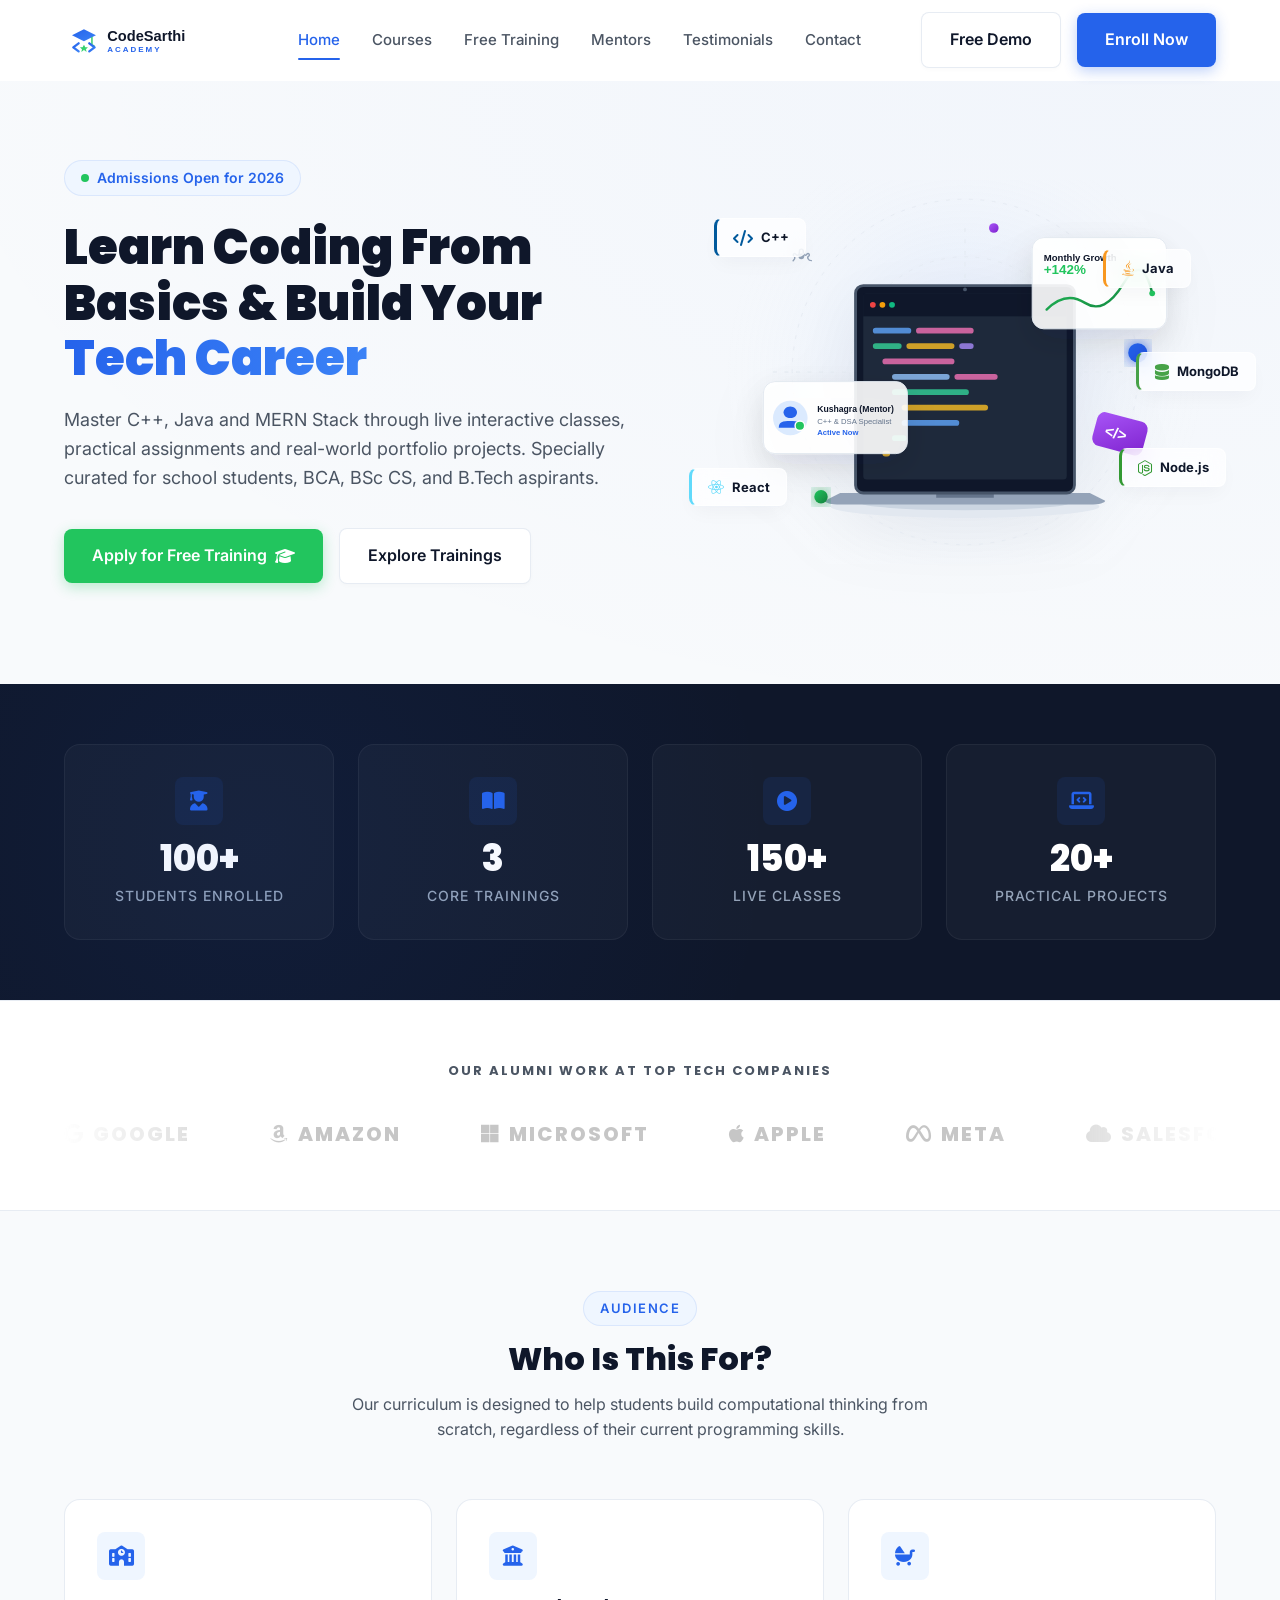
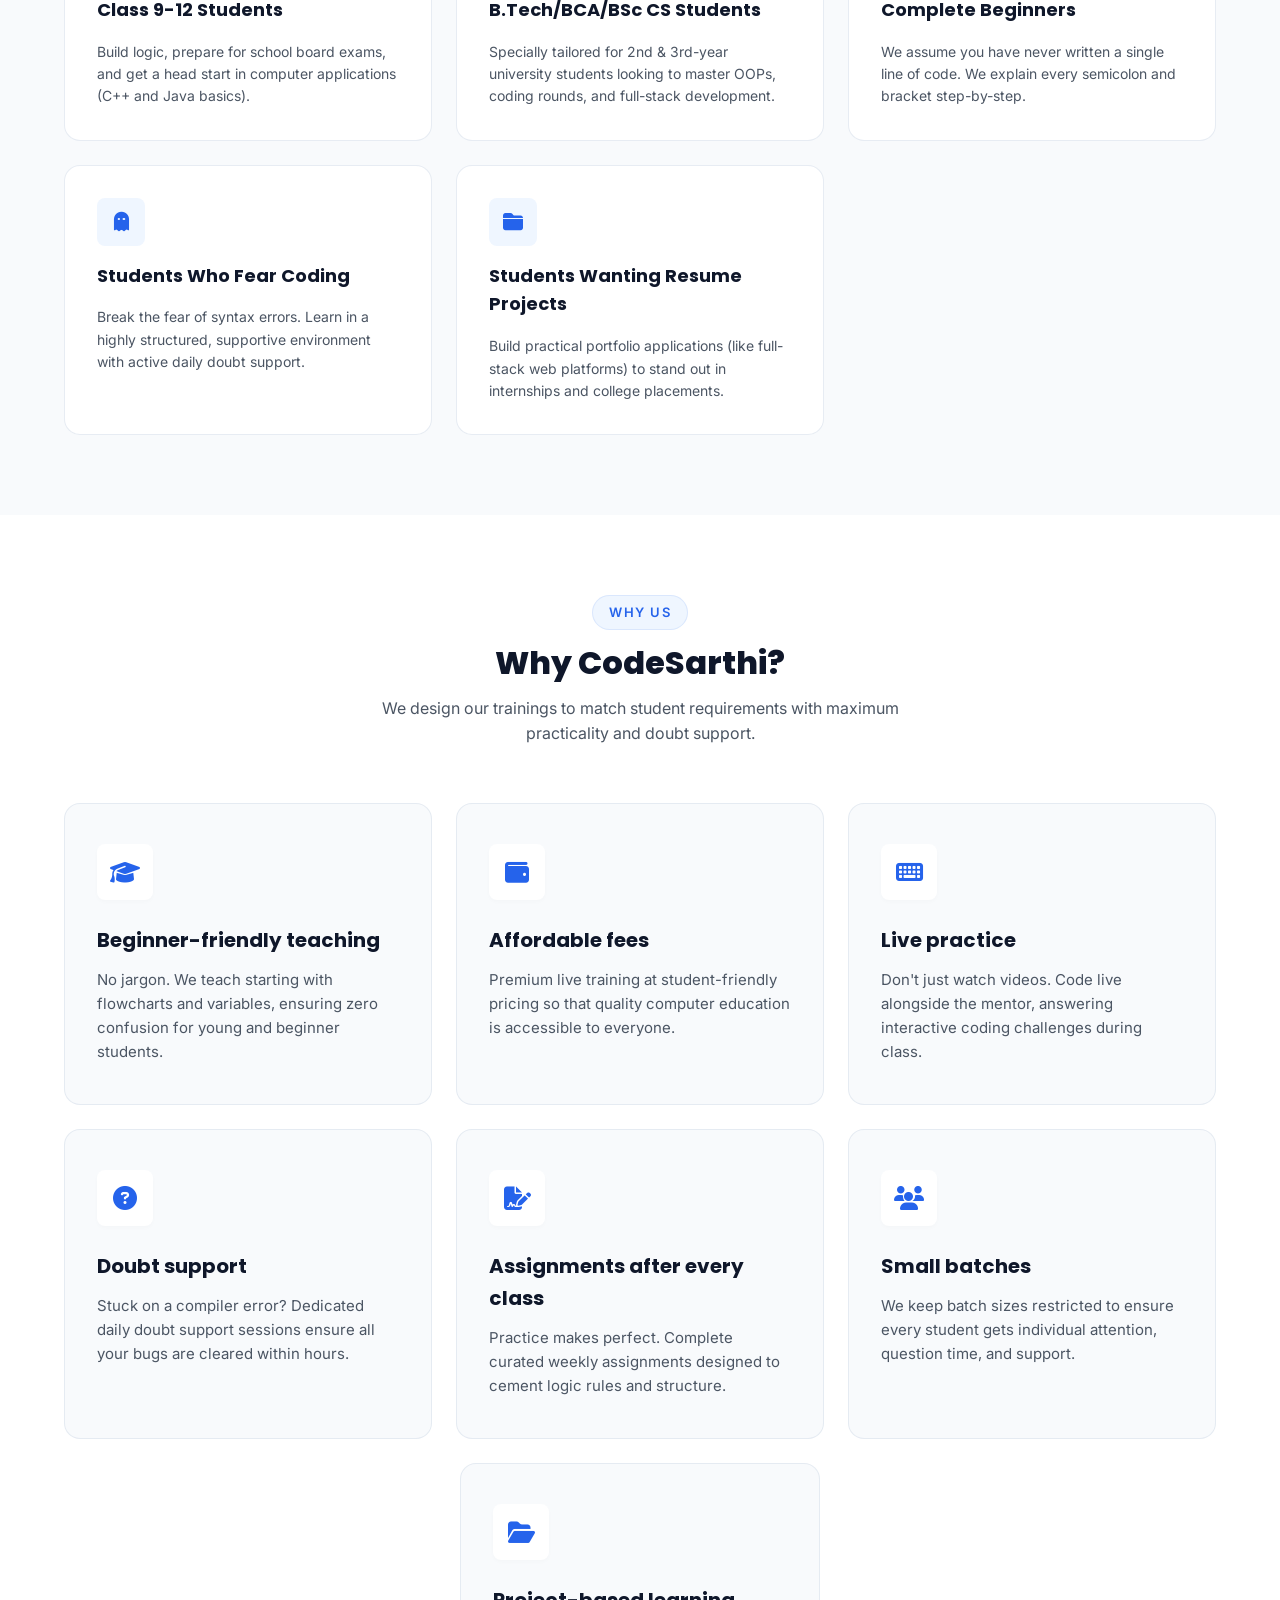
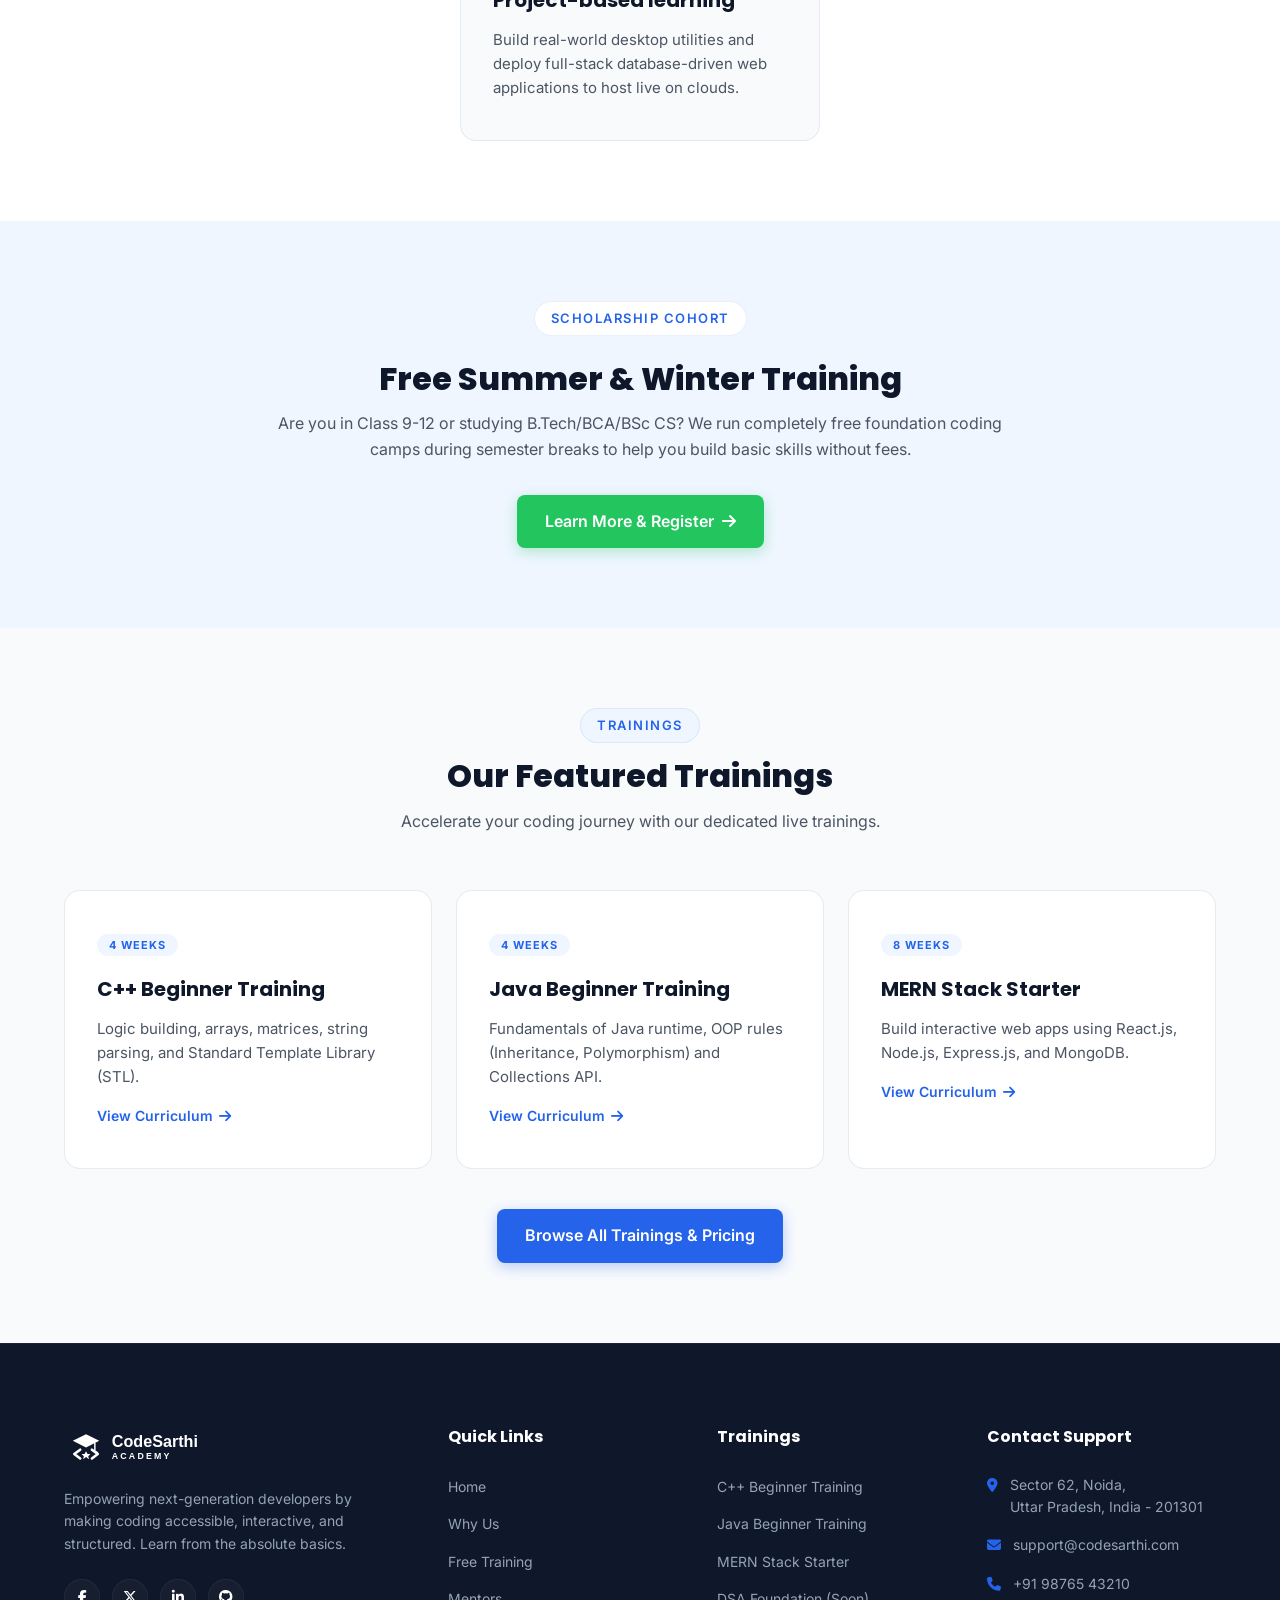
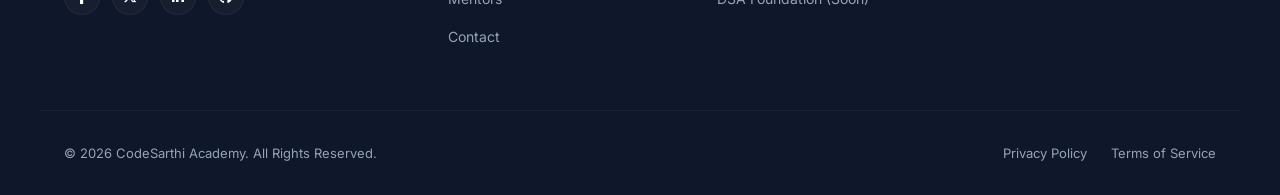
<file: index.html>
<!DOCTYPE html>
<html lang="en">
<head>
  <!-- SEO Meta Tags -->
  <meta charset="UTF-8">
  <meta name="viewport" content="width=device-width, initial-scale=1.0">
  <title>CodeSarthi Academy | Learn C++, Java &amp; MERN Stack</title>
  
  <meta name="description" content="Learn C++, Java, DSA and MERN Stack through live coding classes, assignments and projects." />
  <meta name="keywords" content="C++, Java, MERN Stack, Coding Classes, Programming Course, DSA, Web Development" />
  
  <!-- Open Graph / Facebook -->
  <meta property="og:type" content="website">
  <meta property="og:url" content="https://codesarthi-academy.vercel.app/">
  <meta property="og:title" content="CodeSarthi Academy | Learn C++, Java &amp; MERN Stack">
  <meta property="og:description" content="Master C++, Java and MERN Stack through live classes, practical assignments and real-world projects. Learn from basics at student-friendly fees.">
  <meta property="og:image" content="images/hero-illustration.svg">

  <!-- Twitter -->
  <meta property="twitter:card" content="summary_large_image">
  <meta property="twitter:url" content="https://codesarthi-academy.vercel.app/">
  <meta property="twitter:title" content="CodeSarthi Academy | Learn C++, Java &amp; MERN Stack">
  <meta property="twitter:description" content="Master C++, Java and MERN Stack through live classes, practical assignments and real-world projects. Learn from basics at student-friendly fees.">
  <meta property="twitter:image" content="images/hero-illustration.svg">

  <!-- Favicon / Logo Icon -->
  <link rel="icon" type="image/svg+xml" href="images/logo.svg">

  <!-- FontAwesome for icons -->
  <link rel="stylesheet" href="https://cdnjs.cloudflare.com/ajax/libs/font-awesome/6.4.0/css/all.min.css" integrity="sha512-iecdLmaskl7CVkqkXNQ/ZH/XLlvWZOJyj7Yy7tcenmpD1ypASozpmT/E0iPtmFIB46ZmdtAc9eNBvH0H/ZpiBw==" crossorigin="anonymous" referrerpolicy="no-referrer" />

  <!-- Local CSS Styling -->
  <link rel="stylesheet" href="css/style.css">
</head>
<body>

  <!-- ================================================================
       1. NAVBAR SECTION
  ================================================================ -->
  <header class="header" id="navbar">
    <div class="container navbar">
      <a href="index.html" class="logo">
        <img src="images/logo.svg" alt="CodeSarthi Academy Logo">
      </a>
      
      <nav class="nav-menu">
        <a href="index.html" class="nav-link active">Home</a>
        <a href="courses.html" class="nav-link">Courses</a>
        <a href="training.html" class="nav-link">Free Training</a>
        <a href="mentors.html" class="nav-link">Mentors</a>
        <a href="testimonials.html" class="nav-link">Testimonials</a>
        <a href="contact.html" class="nav-link">Contact</a>
      </nav>
      
      <div class="nav-actions">
        <a href="contact.html#demo-form" class="btn btn-secondary">Free Demo</a>
        <a href="courses.html" class="btn btn-primary">Enroll Now</a>
      </div>

      <!-- Hamburger mobile trigger -->
      <div class="hamburger">
        <span></span>
        <span></span>
        <span></span>
      </div>
    </div>
  </header>


  <!-- ================================================================
       2. HERO SECTION
  ================================================================ -->
  <section class="hero" id="home">
    <div class="container hero-grid">
      <div class="hero-content reveal active">
        <div class="hero-tag">
          <span class="dot"></span> Admissions Open for 2026
        </div>
        <h1 class="hero-title">Learn Coding From Basics &amp; Build Your <span>Tech Career</span></h1>
        <p class="hero-desc">Master C++, Java and MERN Stack through live interactive classes, practical assignments and real-world portfolio projects. Specially curated for school students, BCA, BSc CS, and B.Tech aspirants.</p>
        <div class="hero-buttons">
          <a href="training.html" class="btn btn-accent">Apply for Free Training <i class="fa-solid fa-graduation-cap"></i></a>
          <a href="courses.html" class="btn btn-secondary">Explore Trainings</a>
        </div>
      </div>
      
      <div class="hero-image-container reveal active">
        <!-- Floating technology badges with custom icons -->
        <div class="tech-badge cpp">
          <i class="fa-solid fa-code" style="color: #00599C;"></i> C++
        </div>
        <div class="tech-badge java">
          <i class="fa-brands fa-java" style="color: #F89820;"></i> Java
        </div>
        <div class="tech-badge react">
          <i class="fa-brands fa-react" style="color: #61DAFB;"></i> React
        </div>
        <div class="tech-badge node">
          <i class="fa-brands fa-node-js" style="color: #339933;"></i> Node.js
        </div>
        <div class="tech-badge mongo">
          <i class="fa-solid fa-database" style="color: #47A248;"></i> MongoDB
        </div>
        
        <img class="hero-illustration" src="images/hero-illustration.svg" alt="CodeSarthi Coding Illustration">
      </div>
    </div>
  </section>


  <!-- ================================================================
       3. STATS SECTION
  ================================================================ -->
  <section class="stats">
    <div class="container stats-grid">
      <div class="stat-card">
        <div class="stat-icon"><i class="fa-solid fa-user-graduate"></i></div>
        <div class="stat-number" data-target="100" data-suffix="+">0</div>
        <div class="stat-label">Students Enrolled</div>
      </div>
      <div class="stat-card">
        <div class="stat-icon"><i class="fa-solid fa-book-open"></i></div>
        <div class="stat-number" data-target="3" data-suffix="">0</div>
        <div class="stat-label">Core Trainings</div>
      </div>
      <div class="stat-card">
        <div class="stat-icon"><i class="fa-solid fa-circle-play"></i></div>
        <div class="stat-number" data-target="150" data-suffix="+">0</div>
        <div class="stat-label">Live Classes</div>
      </div>
      <div class="stat-card">
        <div class="stat-icon"><i class="fa-solid fa-laptop-code"></i></div>
        <div class="stat-number" data-target="20" data-suffix="+">0</div>
        <div class="stat-label">Practical Projects</div>
      </div>
    </div>
  </section>


  <!-- ================================================================
       HIRING PARTNERS TICKER SECTION
  ================================================================ -->
  <section class="partners-section">
    <div class="container">
      <h3 class="partners-title">Our Alumni Work At Top Tech Companies</h3>
      <div class="ticker-container">
        <div class="ticker-track">
          <!-- Repeat twice for infinite seamless scroll -->
          <div class="ticker-logo"><i class="fa-brands fa-google"></i> Google</div>
          <div class="ticker-logo"><i class="fa-brands fa-amazon"></i> Amazon</div>
          <div class="ticker-logo"><i class="fa-brands fa-microsoft"></i> Microsoft</div>
          <div class="ticker-logo"><i class="fa-brands fa-apple"></i> Apple</div>
          <div class="ticker-logo"><i class="fa-brands fa-meta"></i> Meta</div>
          <div class="ticker-logo"><i class="fa-solid fa-cloud"></i> Salesforce</div>
          <div class="ticker-logo"><i class="fa-solid fa-code"></i> Coding Ninjas</div>
          
          <!-- Track Repeat -->
          <div class="ticker-logo"><i class="fa-brands fa-google"></i> Google</div>
          <div class="ticker-logo"><i class="fa-brands fa-amazon"></i> Amazon</div>
          <div class="ticker-logo"><i class="fa-brands fa-microsoft"></i> Microsoft</div>
          <div class="ticker-logo"><i class="fa-brands fa-apple"></i> Apple</div>
          <div class="ticker-logo"><i class="fa-brands fa-meta"></i> Meta</div>
          <div class="ticker-logo"><i class="fa-solid fa-cloud"></i> Salesforce</div>
          <div class="ticker-logo"><i class="fa-solid fa-code"></i> Coding Ninjas</div>
        </div>
      </div>
    </div>
  </section>


  <!-- ================================================================
       WHO IS THIS FOR SECTION
  ================================================================ -->
  <section class="section" style="background-color: var(--background);">
    <div class="container">
      <div class="section-header reveal">
        <span class="section-tag">Audience</span>
        <h2 class="section-title">Who Is This For?</h2>
        <p class="section-subtitle">Our curriculum is designed to help students build computational thinking from scratch, regardless of their current programming skills.</p>
      </div>

      <div class="who-for-grid">
        <!-- Target 1 -->
        <div class="who-for-card reveal">
          <div class="who-for-icon"><i class="fa-solid fa-school"></i></div>
          <h3 class="who-for-title">Class 9-12 Students</h3>
          <p class="who-for-desc">Build logic, prepare for school board exams, and get a head start in computer applications (C++ and Java basics).</p>
        </div>

        <!-- Target 2 -->
        <div class="who-for-card reveal">
          <div class="who-for-icon"><i class="fa-solid fa-university"></i></div>
          <h3 class="who-for-title">B.Tech/BCA/BSc CS Students</h3>
          <p class="who-for-desc">Specially tailored for 2nd &amp; 3rd-year university students looking to master OOPs, coding rounds, and full-stack development.</p>
        </div>

        <!-- Target 3 -->
        <div class="who-for-card reveal">
          <div class="who-for-icon"><i class="fa-solid fa-baby-carriage"></i></div>
          <h3 class="who-for-title">Complete Beginners</h3>
          <p class="who-for-desc">We assume you have never written a single line of code. We explain every semicolon and bracket step-by-step.</p>
        </div>

        <!-- Target 4 -->
        <div class="who-for-card reveal">
          <div class="who-for-icon"><i class="fa-solid fa-ghost"></i></div>
          <h3 class="who-for-title">Students Who Fear Coding</h3>
          <p class="who-for-desc">Break the fear of syntax errors. Learn in a highly structured, supportive environment with active daily doubt support.</p>
        </div>

        <!-- Target 5 -->
        <div class="who-for-card reveal">
          <div class="who-for-icon"><i class="fa-solid fa-folder-closed"></i></div>
          <h3 class="who-for-title">Students Wanting Resume Projects</h3>
          <p class="who-for-desc">Build practical portfolio applications (like full-stack web platforms) to stand out in internships and college placements.</p>
        </div>
      </div>
    </div>
  </section>


  <!-- ================================================================
       4. WHY CHOOSE US
  ================================================================ -->
  <section class="why-us section" id="why-us" style="background-color: white;">
    <div class="container">
      <div class="section-header reveal">
        <span class="section-tag">Why Us</span>
        <h2 class="section-title">Why CodeSarthi?</h2>
        <p class="section-subtitle">We design our trainings to match student requirements with maximum practicality and doubt support.</p>
      </div>
      
      <div class="why-grid-7">
        <div class="why-card reveal">
          <div class="why-icon-box"><i class="fa-solid fa-graduation-cap"></i></div>
          <h3 class="why-title">Beginner-friendly teaching</h3>
          <p class="why-desc">No jargon. We teach starting with flowcharts and variables, ensuring zero confusion for young and beginner students.</p>
        </div>
        
        <div class="why-card reveal">
          <div class="why-icon-box"><i class="fa-solid fa-wallet"></i></div>
          <h3 class="why-title">Affordable fees</h3>
          <p class="why-desc">Premium live training at student-friendly pricing so that quality computer education is accessible to everyone.</p>
        </div>
        
        <div class="why-card reveal">
          <div class="why-icon-box"><i class="fa-solid fa-keyboard"></i></div>
          <h3 class="why-title">Live practice</h3>
          <p class="why-desc">Don't just watch videos. Code live alongside the mentor, answering interactive coding challenges during class.</p>
        </div>
        
        <div class="why-card reveal">
          <div class="why-icon-box"><i class="fa-solid fa-circle-question"></i></div>
          <h3 class="why-title">Doubt support</h3>
          <p class="why-desc">Stuck on a compiler error? Dedicated daily doubt support sessions ensure all your bugs are cleared within hours.</p>
        </div>
        
        <div class="why-card reveal">
          <div class="why-icon-box"><i class="fa-solid fa-file-signature"></i></div>
          <h3 class="why-title">Assignments after every class</h3>
          <p class="why-desc">Practice makes perfect. Complete curated weekly assignments designed to cement logic rules and structure.</p>
        </div>
        
        <div class="why-card reveal">
          <div class="why-icon-box"><i class="fa-solid fa-users"></i></div>
          <h3 class="why-title">Small batches</h3>
          <p class="why-desc">We keep batch sizes restricted to ensure every student gets individual attention, question time, and support.</p>
        </div>

        <div class="why-card reveal">
          <div class="why-icon-box"><i class="fa-solid fa-folder-open"></i></div>
          <h3 class="why-title">Project-based learning</h3>
          <p class="why-desc">Build real-world desktop utilities and deploy full-stack database-driven web applications to host live on clouds.</p>
        </div>
      </div>
    </div>
  </section>


  <!-- ================================================================
       5. TRAINING TEASER SECTION
  ================================================================ -->
  <section class="section" style="background-color: var(--primary-light);">
    <div class="container" style="text-align: center; max-width: 800px;">
      <div class="reveal">
        <span class="section-tag" style="background-color: white;">Scholarship Cohort</span>
        <h2 class="section-title" style="margin-top: 10px;">Free Summer &amp; Winter Training</h2>
        <p class="section-subtitle" style="margin-bottom: 32px;">Are you in Class 9-12 or studying B.Tech/BCA/BSc CS? We run completely free foundation coding camps during semester breaks to help you build basic skills without fees.</p>
        <a href="training.html" class="btn btn-accent">Learn More &amp; Register <i class="fa-solid fa-arrow-right"></i></a>
      </div>
    </div>
  </section>


  <!-- ================================================================
       6. COURSES TEASER
  ================================================================ -->
  <section class="section">
    <div class="container">
      <div class="section-header reveal">
        <span class="section-tag">Trainings</span>
        <h2 class="section-title">Our Featured Trainings</h2>
        <p class="section-subtitle">Accelerate your coding journey with our dedicated live trainings.</p>
      </div>

      <!-- Preview layout containing 3 major training courses -->
      <div class="why-grid" style="margin-bottom: 40px;">
        <div class="why-card reveal" style="background-color: white; border-color: var(--border-color);">
          <span class="cohort-season" style="background-color: var(--primary-light); color: var(--primary); padding: 4px 12px; border-radius: 30px; font-weight: 700; font-size: 11px;">4 WEEKS</span>
          <h3 class="why-title" style="margin-top: 16px;">C++ Beginner Training</h3>
          <p class="why-desc">Logic building, arrays, matrices, string parsing, and Standard Template Library (STL).</p>
          <a href="courses.html" style="color: var(--primary); font-weight: 600; display: inline-flex; align-items: center; margin-top: 16px; font-size: 14px;">View Curriculum <i class="fa-solid fa-arrow-right" style="margin-left: 6px;"></i></a>
        </div>

        <div class="why-card reveal" style="background-color: white; border-color: var(--border-color);">
          <span class="cohort-season" style="background-color: var(--primary-light); color: var(--primary); padding: 4px 12px; border-radius: 30px; font-weight: 700; font-size: 11px;">4 WEEKS</span>
          <h3 class="why-title" style="margin-top: 16px;">Java Beginner Training</h3>
          <p class="why-desc">Fundamentals of Java runtime, OOP rules (Inheritance, Polymorphism) and Collections API.</p>
          <a href="courses.html" style="color: var(--primary); font-weight: 600; display: inline-flex; align-items: center; margin-top: 16px; font-size: 14px;">View Curriculum <i class="fa-solid fa-arrow-right" style="margin-left: 6px;"></i></a>
        </div>

        <div class="why-card reveal" style="background-color: white; border-color: var(--border-color);">
          <span class="cohort-season" style="background-color: var(--primary-light); color: var(--primary); padding: 4px 12px; border-radius: 30px; font-weight: 700; font-size: 11px;">8 WEEKS</span>
          <h3 class="why-title" style="margin-top: 16px;">MERN Stack Starter</h3>
          <p class="why-desc">Build interactive web apps using React.js, Node.js, Express.js, and MongoDB.</p>
          <a href="courses.html" style="color: var(--primary); font-weight: 600; display: inline-flex; align-items: center; margin-top: 16px; font-size: 14px;">View Curriculum <i class="fa-solid fa-arrow-right" style="margin-left: 6px;"></i></a>
        </div>
      </div>

      <div style="text-align: center;">
        <a href="courses.html" class="btn btn-primary">Browse All Trainings &amp; Pricing</a>
      </div>
    </div>
  </section>


  <!-- ================================================================
       12. FOOTER SECTION
  ================================================================ -->
  <footer class="footer">
    <div class="container footer-grid">
      <div class="footer-brand">
        <img src="images/logo.svg" alt="CodeSarthi Logo Light">
        <p class="footer-desc">Empowering next-generation developers by making coding accessible, interactive, and structured. Learn from the absolute basics.</p>
        <div class="footer-socials">
          <a href="#" class="footer-social-btn"><i class="fa-brands fa-facebook-f"></i></a>
          <a href="#" class="footer-social-btn"><i class="fa-brands fa-x-twitter"></i></a>
          <a href="#" class="footer-social-btn"><i class="fa-brands fa-linkedin-in"></i></a>
          <a href="#" class="footer-social-btn"><i class="fa-brands fa-github"></i></a>
        </div>
      </div>
      
      <div>
        <h3 class="footer-title">Quick Links</h3>
        <ul class="footer-links">
          <li><a href="index.html" class="footer-link">Home</a></li>
          <li><a href="index.html#why-us" class="footer-link">Why Us</a></li>
          <li><a href="training.html" class="footer-link">Free Training</a></li>
          <li><a href="mentors.html" class="footer-link">Mentors</a></li>
          <li><a href="contact.html" class="footer-link">Contact</a></li>
        </ul>
      </div>
      
      <div>
        <h3 class="footer-title">Trainings</h3>
        <ul class="footer-links">
          <li><a href="courses.html" class="footer-link">C++ Beginner Training</a></li>
          <li><a href="courses.html" class="footer-link">Java Beginner Training</a></li>
          <li><a href="courses.html" class="footer-link">MERN Stack Starter</a></li>
          <li><a href="courses.html" class="footer-link">DSA Foundation (Soon)</a></li>
        </ul>
      </div>
      
      <div>
        <h3 class="footer-title">Contact Support</h3>
        <div class="footer-info-item">
          <i class="fa-solid fa-map-marker-alt"></i>
          <span>Sector 62, Noida,<br>Uttar Pradesh, India - 201301</span>
        </div>
        <div class="footer-info-item">
          <i class="fa-solid fa-envelope"></i>
          <span>support@codesarthi.com</span>
        </div>
        <div class="footer-info-item">
          <i class="fa-solid fa-phone"></i>
          <span>+91 98765 43210</span>
        </div>
      </div>
    </div>
    
    <div class="container footer-bottom">
      <p class="footer-copy">&copy; 2026 CodeSarthi Academy. All Rights Reserved.</p>
      <div class="footer-meta-links">
        <a href="#" class="footer-meta-link">Privacy Policy</a>
        <a href="#" class="footer-meta-link">Terms of Service</a>
      </div>
    </div>
  </footer>

  <!-- Floating Back To Top button -->
  <div class="back-to-top">
    <i class="fa-solid fa-arrow-up"></i>
  </div>

  <!-- Pure JavaScript Logic -->
  <script src="js/script.js"></script>
</body>
</html>
</file>
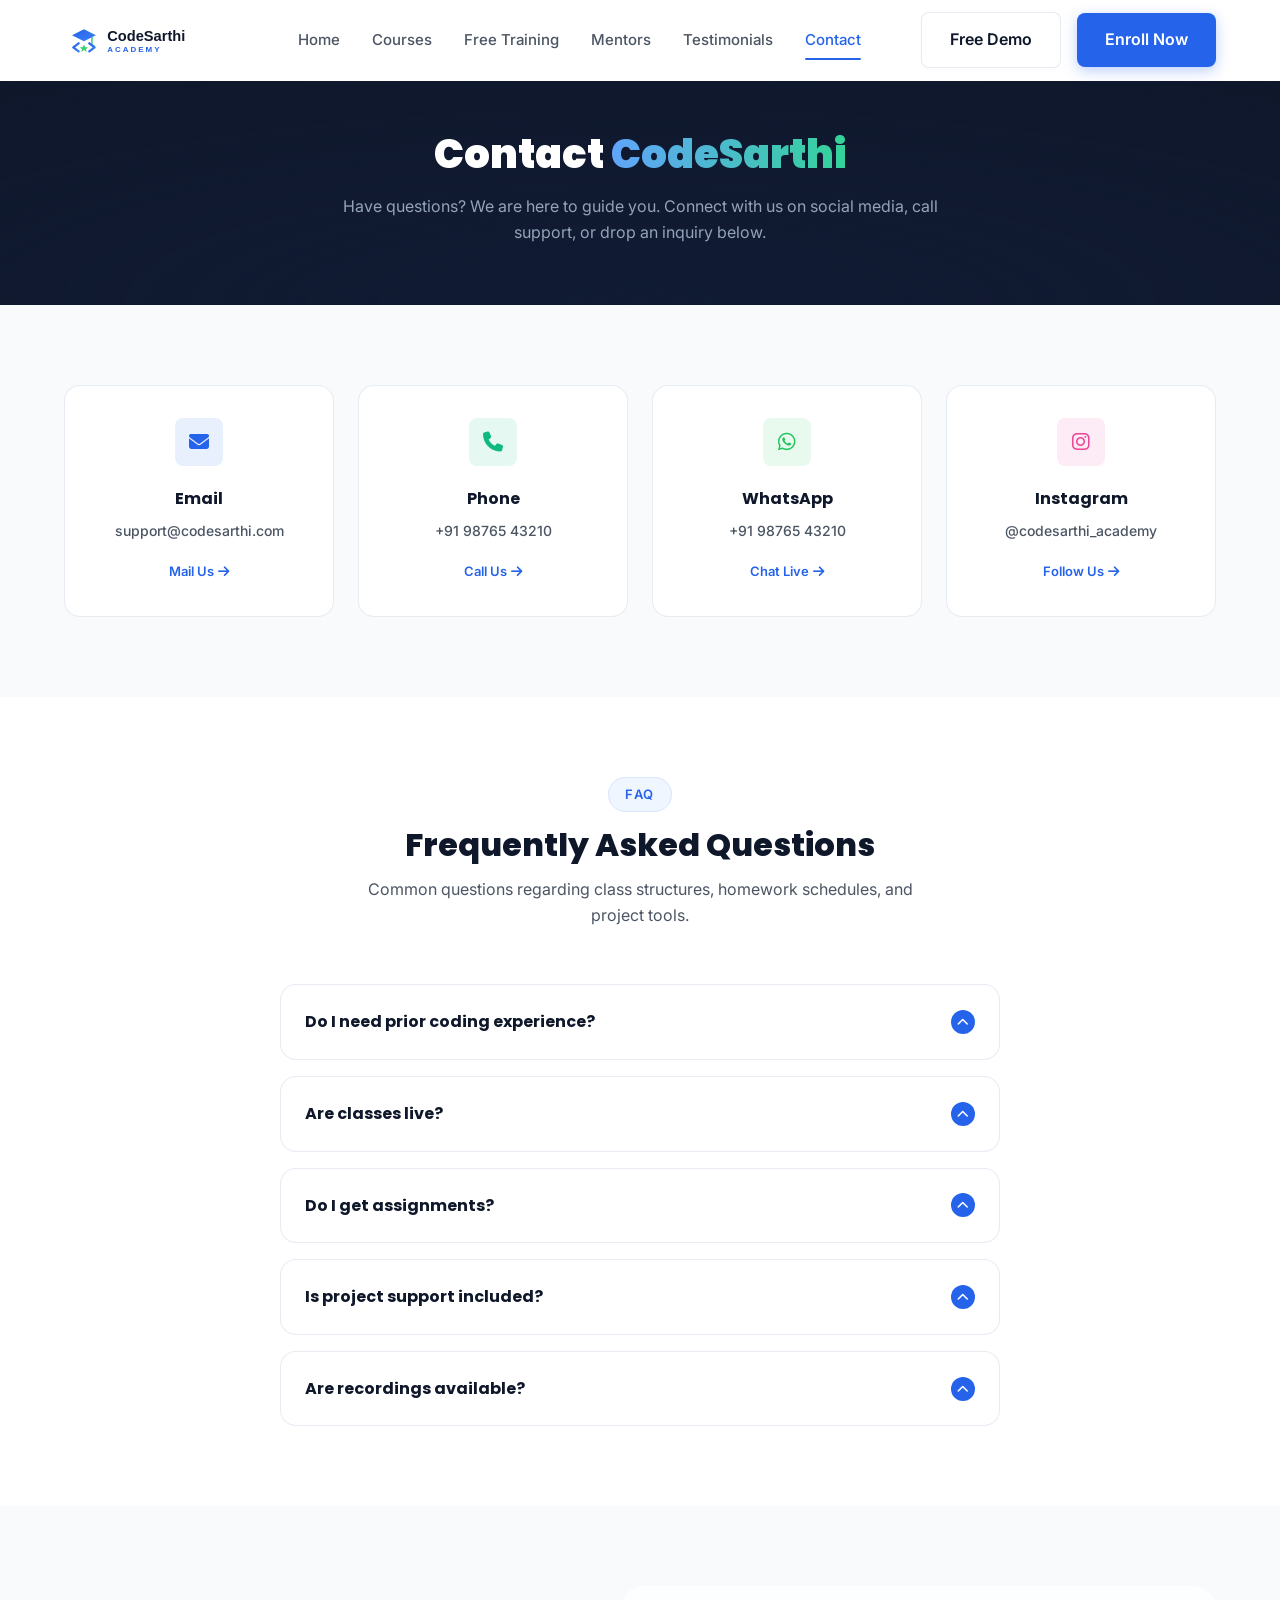
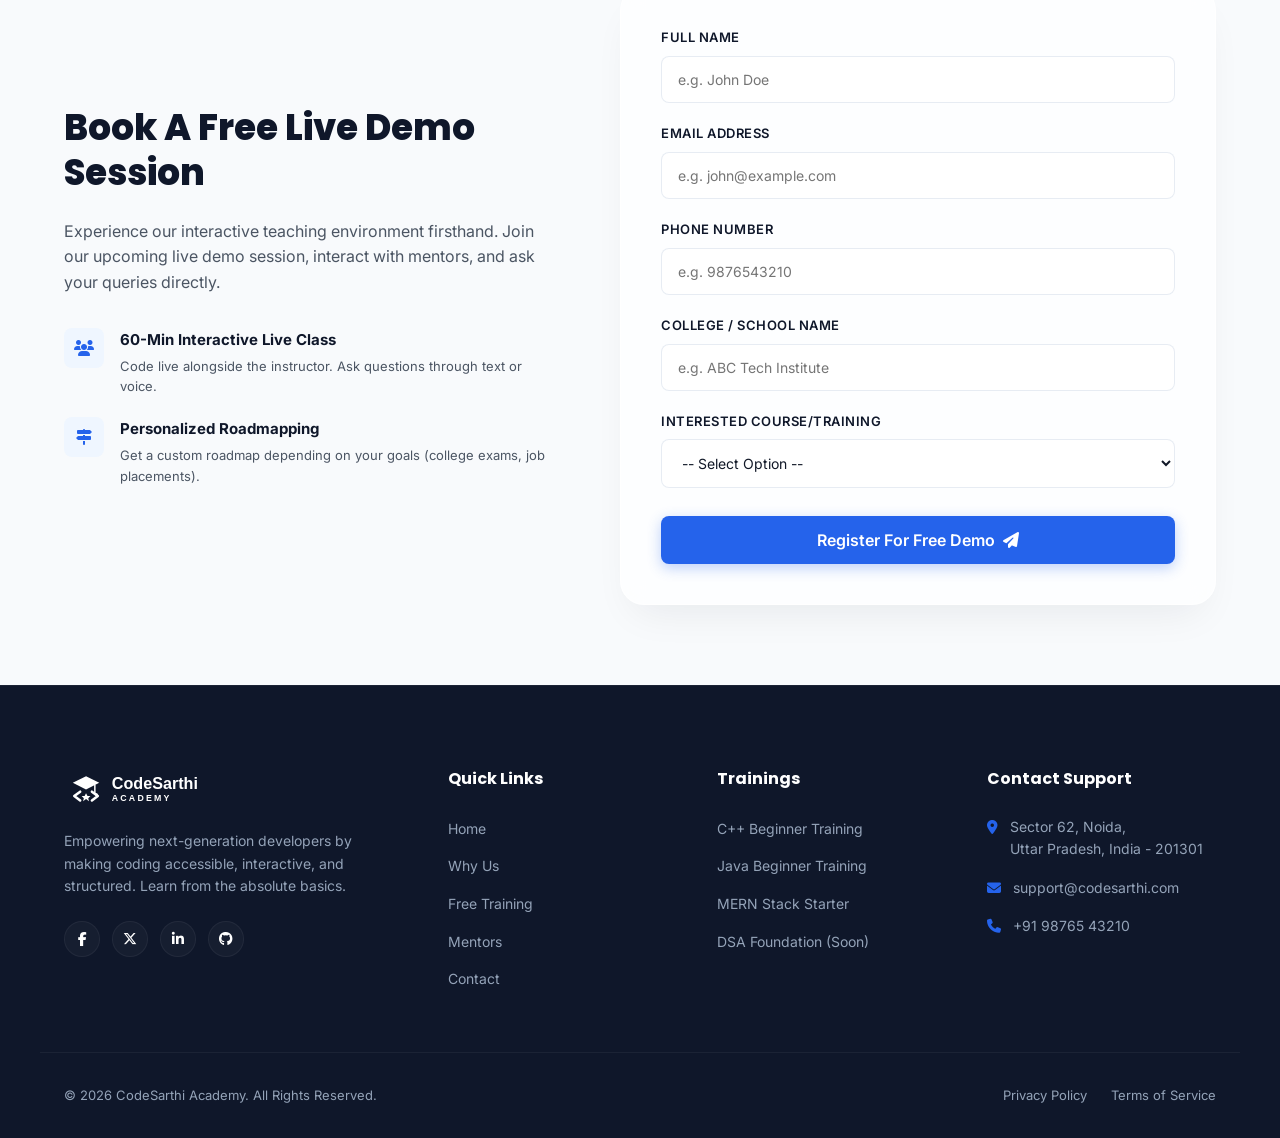
<file: contact.html>
<!DOCTYPE html>
<html lang="en">
<head>
  <meta charset="UTF-8">
  <meta name="viewport" content="width=device-width, initial-scale=1.0">
  <title>Contact Us &amp; FAQs | CodeSarthi Academy</title>
  <meta name="description" content="Get in touch with CodeSarthi Academy support. Find answers to common questions about courses, assignments and timings." />
  
  <link rel="icon" type="image/svg+xml" href="images/logo.svg">
  <link rel="stylesheet" href="https://cdnjs.cloudflare.com/ajax/libs/font-awesome/6.4.0/css/all.min.css" integrity="sha512-iecdLmaskl7CVkqkXNQ/ZH/XLlvWZOJyj7Yy7tcenmpD1ypASozpmT/E0iPtmFIB46ZmdtAc9eNBvH0H/ZpiBw==" crossorigin="anonymous" referrerpolicy="no-referrer" />
  <link rel="stylesheet" href="css/style.css">
</head>
<body>

  <!-- ================================================================
       1. NAVBAR SECTION
  ================================================================ -->
  <header class="header scrolled" id="navbar">
    <div class="container navbar">
      <a href="index.html" class="logo">
        <img src="images/logo.svg" alt="CodeSarthi Academy Logo">
      </a>
      
      <nav class="nav-menu">
        <a href="index.html" class="nav-link">Home</a>
        <a href="courses.html" class="nav-link">Courses</a>
        <a href="training.html" class="nav-link">Free Training</a>
        <a href="mentors.html" class="nav-link">Mentors</a>
        <a href="testimonials.html" class="nav-link">Testimonials</a>
        <a href="contact.html" class="nav-link active">Contact</a>
      </nav>
      
      <div class="nav-actions">
        <a href="contact.html#demo-form" class="btn btn-secondary">Free Demo</a>
        <a href="courses.html" class="btn btn-primary">Enroll Now</a>
      </div>

      <div class="hamburger">
        <span></span>
        <span></span>
        <span></span>
      </div>
    </div>
  </header>


  <!-- ================================================================
       2. PAGE BANNER
  ================================================================ -->
  <section class="page-banner">
    <div class="container">
      <h1 class="page-banner-title">Contact <span>CodeSarthi</span></h1>
      <p class="page-banner-desc">Have questions? We are here to guide you. Connect with us on social media, call support, or drop an inquiry below.</p>
    </div>
  </section>


  <!-- ================================================================
       3. CONTACT SECTION
  ================================================================ -->
  <section class="contact section" id="contact" style="background-color: var(--background);">
    <div class="container">
      <div class="contact-grid">
        <!-- Email -->
        <div class="contact-card email reveal active">
          <div class="contact-icon-box"><i class="fa-solid fa-envelope"></i></div>
          <h3 class="contact-title">Email</h3>
          <p class="contact-val">support@codesarthi.com</p>
          <a href="mailto:support@codesarthi.com" class="contact-action">Mail Us <i class="fa-solid fa-arrow-right"></i></a>
        </div>
        
        <!-- Phone -->
        <div class="contact-card phone reveal active">
          <div class="contact-icon-box"><i class="fa-solid fa-phone"></i></div>
          <h3 class="contact-title">Phone</h3>
          <p class="contact-val">+91 98765 43210</p>
          <a href="tel:+919876543210" class="contact-action">Call Us <i class="fa-solid fa-arrow-right"></i></a>
        </div>
        
        <!-- WhatsApp -->
        <div class="contact-card whatsapp reveal active">
          <div class="contact-icon-box"><i class="fa-brands fa-whatsapp"></i></div>
          <h3 class="contact-title">WhatsApp</h3>
          <p class="contact-val">+91 98765 43210</p>
          <a href="https://wa.me/919876543210" target="_blank" class="contact-action">Chat Live <i class="fa-solid fa-arrow-right"></i></a>
        </div>
        
        <!-- Instagram -->
        <div class="contact-card instagram reveal active">
          <div class="contact-icon-box"><i class="fa-brands fa-instagram"></i></div>
          <h3 class="contact-title">Instagram</h3>
          <p class="contact-val">@codesarthi_academy</p>
          <a href="https://instagram.com/codesarthi_academy" target="_blank" class="contact-action">Follow Us <i class="fa-solid fa-arrow-right"></i></a>
        </div>
      </div>
    </div>
  </section>


  <!-- ================================================================
       4. FAQ ACCORDION SECTION
  ================================================================ -->
  <section class="faq section" id="faq" style="background-color: white;">
    <div class="container">
      <div class="section-header reveal active">
        <span class="section-tag">FAQ</span>
        <h2 class="section-title">Frequently Asked Questions</h2>
        <p class="section-subtitle">Common questions regarding class structures, homework schedules, and project tools.</p>
      </div>
      
      <div class="faq-container">
        <!-- Item 1 -->
        <div class="faq-item reveal active">
          <div class="faq-header">
            <span class="faq-question">Do I need prior coding experience?</span>
            <div class="faq-icon"><i class="fa-solid fa-chevron-down"></i></div>
          </div>
          <div class="faq-body">
            <div class="faq-content">
              No, absolutely not. All our beginner cohorts (C++ and Java Trainings) are designed assuming you have never written a single line of code. We explain installation processes, basic mathematics logic, and build up gradually.
            </div>
          </div>
        </div>
        
        <!-- Item 2 -->
        <div class="faq-item reveal active">
          <div class="faq-header">
            <span class="faq-question">Are classes live?</span>
            <div class="faq-icon"><i class="fa-solid fa-chevron-down"></i></div>
          </div>
          <div class="faq-body">
            <div class="faq-content">
              Yes, all classes are 100% live and interactive. They are conducted in real-time online. You can chat with instructors, share your screen for debugging, and answer live polls.
            </div>
          </div>
        </div>
        
        <!-- Item 3 -->
        <div class="faq-item reveal active">
          <div class="faq-header">
            <span class="faq-question">Do I get assignments?</span>
            <div class="faq-icon"><i class="fa-solid fa-chevron-down"></i></div>
          </div>
          <div class="faq-body">
            <div class="faq-content">
              Yes! After each live class, you receive a problem set / coding exercise. These exercises test the logic taught that day. Solutions are submitted in our student portal, and feedback is shared.
            </div>
          </div>
        </div>
        
        <!-- Item 4 -->
        <div class="faq-item reveal active">
          <div class="faq-header">
            <span class="faq-question">Is project support included?</span>
            <div class="faq-icon"><i class="fa-solid fa-chevron-down"></i></div>
          </div>
          <div class="faq-body">
            <div class="faq-content">
              Yes, especially in the MERN Stack starter. We build 3 full-scale applications, guide you on writing clean code structure, deploying to platforms like Vercel/Render, and optimizing database schemas.
            </div>
          </div>
        </div>
        
        <!-- Item 5 -->
        <div class="faq-item reveal active">
          <div class="faq-header">
            <span class="faq-question">Are recordings available?</span>
            <div class="faq-icon"><i class="fa-solid fa-chevron-down"></i></div>
          </div>
          <div class="faq-body">
            <div class="faq-content">
              Yes. If you miss a live class due to exams or emergencies, you get access to full video recordings in high quality. These recordings have lifetime availability.
            </div>
          </div>
        </div>
      </div>
    </div>
  </section>


  <!-- ================================================================
       5. FREE DEMO REGISTRATION FORM
  ================================================================ -->
  <section class="demo section" id="demo-form" style="background-color: var(--background);">
    <div class="container demo-grid">
      <div class="demo-info reveal active">
        <h2 class="demo-info-title">Book A Free Live Demo Session</h2>
        <p class="demo-info-desc">Experience our interactive teaching environment firsthand. Join our upcoming live demo session, interact with mentors, and ask your queries directly.</p>
        
        <div class="demo-features">
          <div class="demo-feature-card">
            <div class="demo-feat-icon"><i class="fa-solid fa-users"></i></div>
            <div>
              <h4 class="demo-feat-title">60-Min Interactive Live Class</h4>
              <p class="demo-feat-desc">Code live alongside the instructor. Ask questions through text or voice.</p>
            </div>
          </div>
          
          <div class="demo-feature-card">
            <div class="demo-feat-icon"><i class="fa-solid fa-map-signs"></i></div>
            <div>
              <h4 class="demo-feat-title">Personalized Roadmapping</h4>
              <p class="demo-feat-desc">Get a custom roadmap depending on your goals (college exams, job placements).</p>
            </div>
          </div>
        </div>
      </div>
      
      <!-- Registration Form -->
      <div class="demo-form-box reveal active" id="form-container">
        <form id="demoForm" novalidate>
          <div class="form-group">
            <label for="name" class="form-label">Full Name</label>
            <input type="text" id="name" class="form-input" placeholder="e.g. John Doe">
            <span class="error-msg">This field is required</span>
          </div>
          
          <div class="form-group">
            <label for="email" class="form-label">Email Address</label>
            <input type="email" id="email" class="form-input" placeholder="e.g. john@example.com">
            <span class="error-msg">Please enter a valid email address</span>
          </div>
          
          <div class="form-group">
            <label for="phone" class="form-label">Phone Number</label>
            <input type="tel" id="phone" class="form-input" placeholder="e.g. 9876543210">
            <span class="error-msg">Please enter a valid phone number</span>
          </div>
          
          <div class="form-group">
            <label for="college" class="form-label">College / School Name</label>
            <input type="text" id="college" class="form-input" placeholder="e.g. ABC Tech Institute">
            <span class="error-msg">This field is required</span>
          </div>
          
          <div class="form-group">
            <label for="course" class="form-label">Interested Course/Training</label>
            <select id="course" class="form-input">
              <option value="">-- Select Option --</option>
              <option value="cpp">C++ Beginner Training</option>
              <option value="java">Java Beginner Training</option>
              <option value="mern">MERN Stack Starter</option>
              <option value="dsa">DSA Foundation (Coming Soon)</option>
            </select>
            <span class="error-msg">This field is required</span>
          </div>
          
          <button type="submit" class="btn btn-primary" style="width: 100%;">Register For Free Demo <i class="fa-solid fa-paper-plane"></i></button>
        </form>
      </div>
    </div>
  </section>

  <!-- Success Modal Overlay -->
  <div class="success-overlay" id="successOverlay">
    <div class="success-card">
      <div class="success-icon-box"><i class="fa-solid fa-circle-check"></i></div>
      <h3 class="success-title">Registration Successful!</h3>
      <p class="success-text">Thank you for registering. Our academic counselor will call you within 24 hours to schedule your free demo class.</p>
      <button class="btn btn-accent" id="closeSuccess">Got it, thanks!</button>
    </div>
  </div>


  <!-- ================================================================
       6. FOOTER SECTION
  ================================================================ -->
  <footer class="footer">
    <div class="container footer-grid">
      <div class="footer-brand">
        <img src="images/logo.svg" alt="CodeSarthi Logo Light">
        <p class="footer-desc">Empowering next-generation developers by making coding accessible, interactive, and structured. Learn from the absolute basics.</p>
        <div class="footer-socials">
          <a href="#" class="footer-social-btn"><i class="fa-brands fa-facebook-f"></i></a>
          <a href="#" class="footer-social-btn"><i class="fa-brands fa-x-twitter"></i></a>
          <a href="#" class="footer-social-btn"><i class="fa-brands fa-linkedin-in"></i></a>
          <a href="#" class="footer-social-btn"><i class="fa-brands fa-github"></i></a>
        </div>
      </div>
      
      <div>
        <h3 class="footer-title">Quick Links</h3>
        <ul class="footer-links">
          <li><a href="index.html" class="footer-link">Home</a></li>
          <li><a href="index.html#why-us" class="footer-link">Why Us</a></li>
          <li><a href="training.html" class="footer-link">Free Training</a></li>
          <li><a href="mentors.html" class="footer-link">Mentors</a></li>
          <li><a href="contact.html" class="footer-link">Contact</a></li>
        </ul>
      </div>
      
      <div>
        <h3 class="footer-title">Trainings</h3>
        <ul class="footer-links">
          <li><a href="courses.html" class="footer-link">C++ Beginner Training</a></li>
          <li><a href="courses.html" class="footer-link">Java Beginner Training</a></li>
          <li><a href="courses.html" class="footer-link">MERN Stack Starter</a></li>
          <li><a href="courses.html" class="footer-link">DSA Foundation (Soon)</a></li>
        </ul>
      </div>
      
      <div>
        <h3 class="footer-title">Contact Support</h3>
        <div class="footer-info-item">
          <i class="fa-solid fa-map-marker-alt"></i>
          <span>Sector 62, Noida,<br>Uttar Pradesh, India - 201301</span>
        </div>
        <div class="footer-info-item">
          <i class="fa-solid fa-envelope"></i>
          <span>support@codesarthi.com</span>
        </div>
        <div class="footer-info-item">
          <i class="fa-solid fa-phone"></i>
          <span>+91 98765 43210</span>
        </div>
      </div>
    </div>
    
    <div class="container footer-bottom">
      <p class="footer-copy">&copy; 2026 CodeSarthi Academy. All Rights Reserved.</p>
      <div class="footer-meta-links">
        <a href="#" class="footer-meta-link">Privacy Policy</a>
        <a href="#" class="footer-meta-link">Terms of Service</a>
      </div>
    </div>
  </footer>

  <!-- Floating Back To Top button -->
  <div class="back-to-top">
    <i class="fa-solid fa-arrow-up"></i>
  </div>

  <script src="js/script.js"></script>
</body>
</html>
</file>
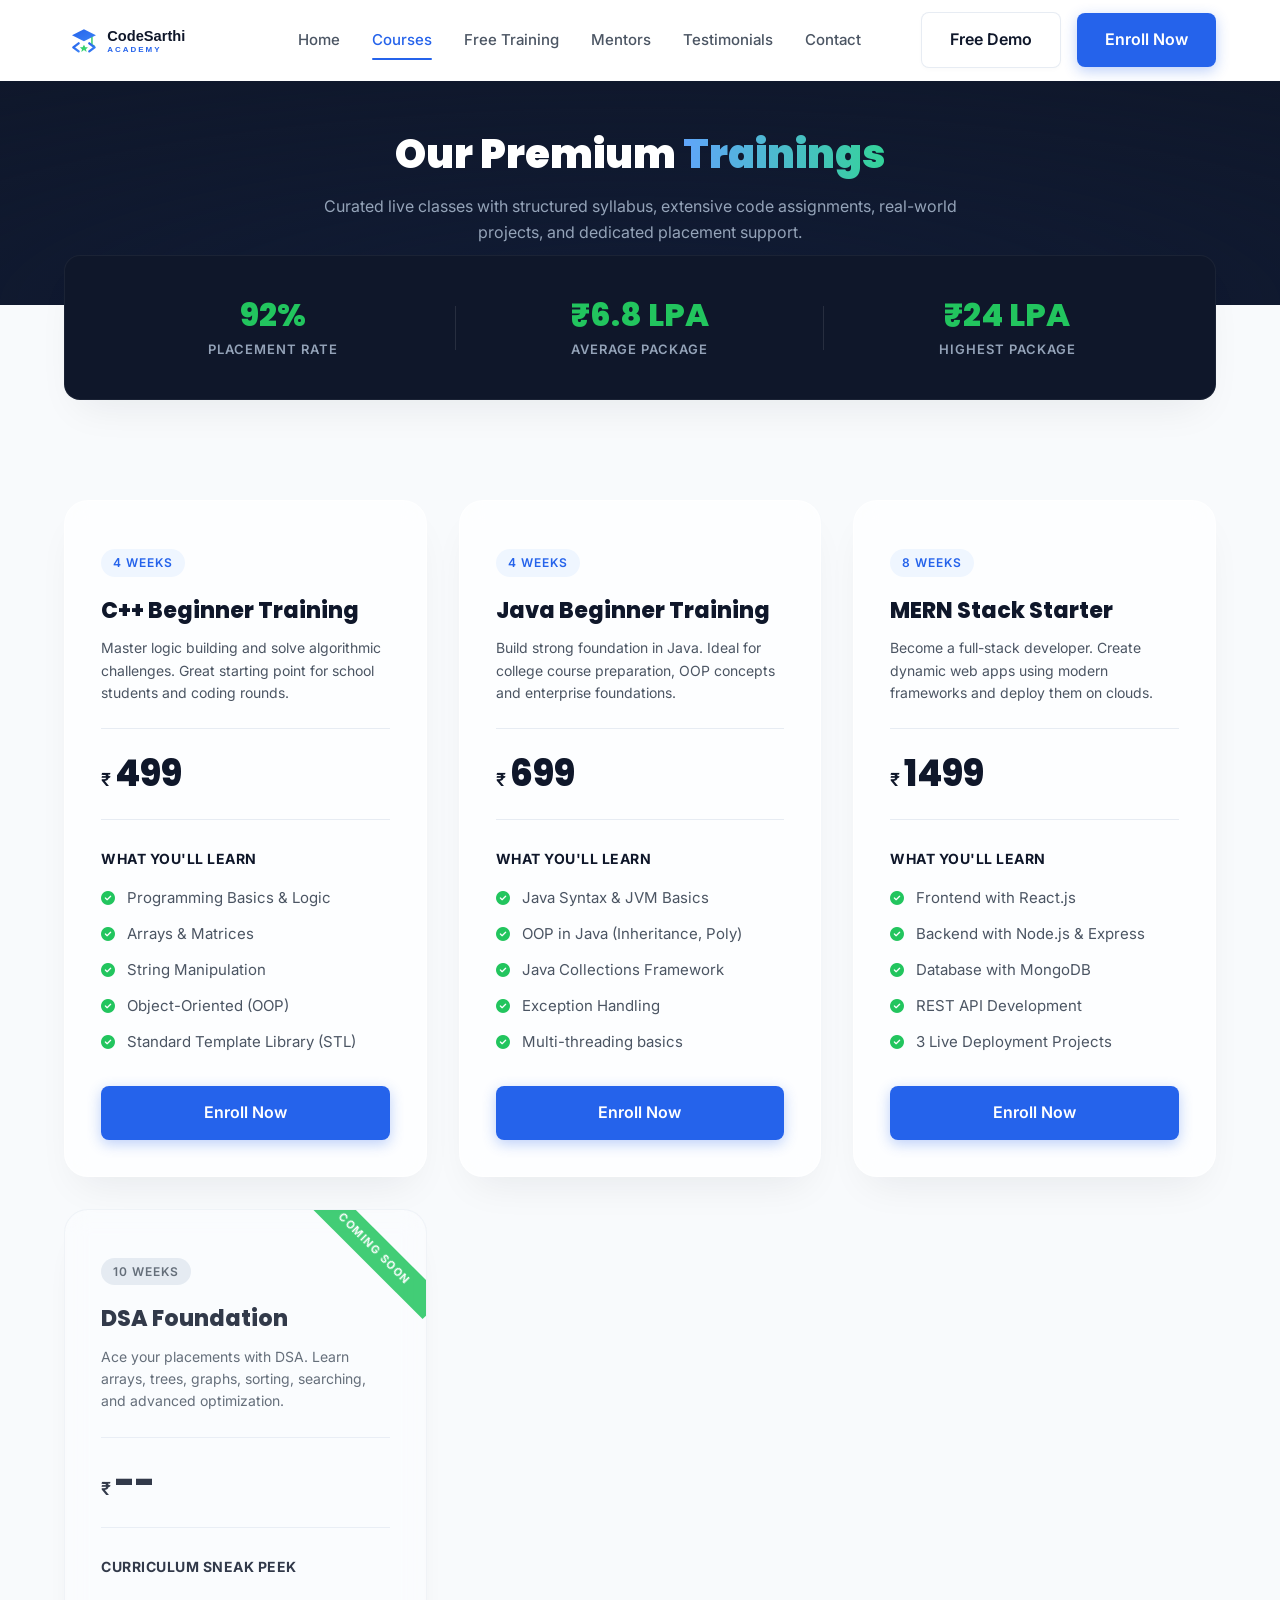
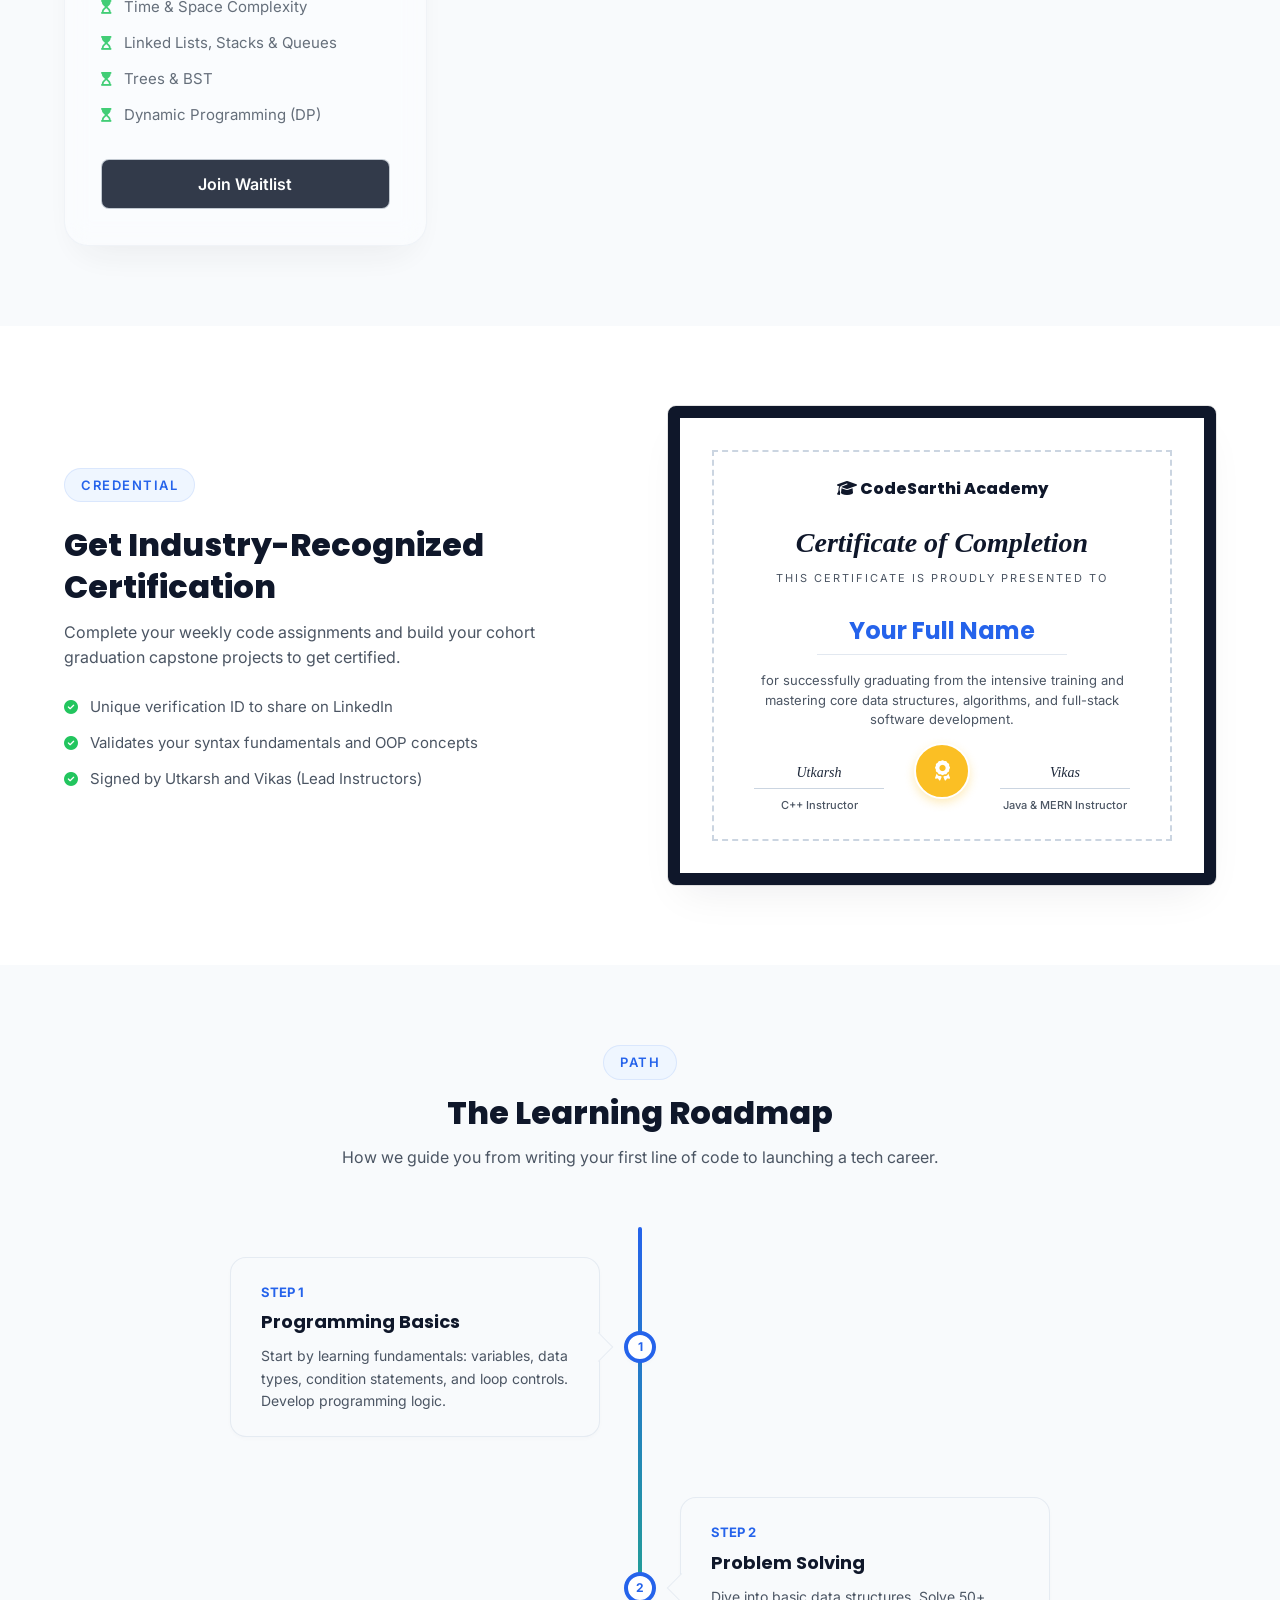
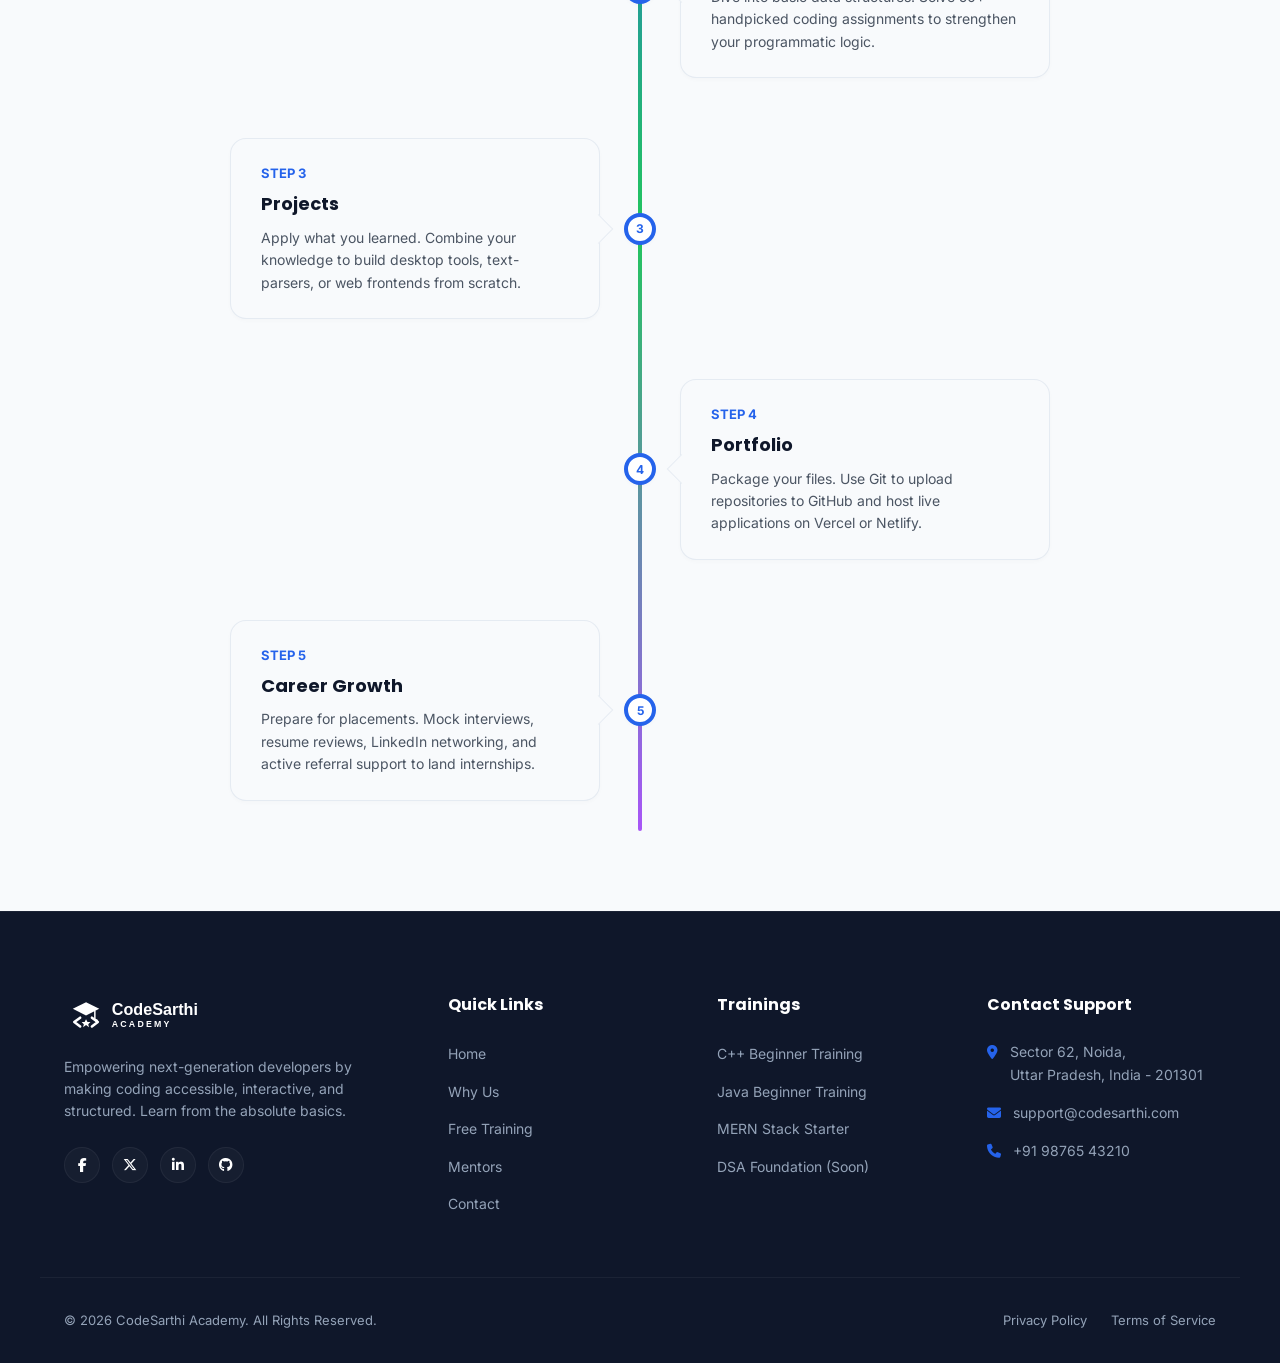
<file: courses.html>
<!DOCTYPE html>
<html lang="en">
<head>
  <meta charset="UTF-8">
  <meta name="viewport" content="width=device-width, initial-scale=1.0">
  <title>Courses &amp; Roadmap | CodeSarthi Academy</title>
  <meta name="description" content="Browse our beginner-friendly coding cohorts in C++, Java, and MERN stack development." />
  
  <link rel="icon" type="image/svg+xml" href="images/logo.svg">
  <link rel="stylesheet" href="https://cdnjs.cloudflare.com/ajax/libs/font-awesome/6.4.0/css/all.min.css" integrity="sha512-iecdLmaskl7CVkqkXNQ/ZH/XLlvWZOJyj7Yy7tcenmpD1ypASozpmT/E0iPtmFIB46ZmdtAc9eNBvH0H/ZpiBw==" crossorigin="anonymous" referrerpolicy="no-referrer" />
  <link rel="stylesheet" href="css/style.css">
</head>
<body>

  <!-- ================================================================
       1. NAVBAR SECTION
  ================================================================ -->
  <header class="header" id="navbar">
    <div class="container navbar">
      <a href="index.html" class="logo">
        <img src="images/logo.svg" alt="CodeSarthi Academy Logo">
      </a>
      
      <nav class="nav-menu">
        <a href="index.html" class="nav-link">Home</a>
        <a href="courses.html" class="nav-link active">Courses</a>
        <a href="training.html" class="nav-link">Free Training</a>
        <a href="mentors.html" class="nav-link">Mentors</a>
        <a href="testimonials.html" class="nav-link">Testimonials</a>
        <a href="contact.html" class="nav-link">Contact</a>
      </nav>
      
      <div class="nav-actions">
        <a href="contact.html#demo-form" class="btn btn-secondary">Free Demo</a>
        <a href="courses.html" class="btn btn-primary">Enroll Now</a>
      </div>

      <div class="hamburger">
        <span></span>
        <span></span>
        <span></span>
      </div>
    </div>
  </header>


  <!-- ================================================================
       2. PAGE BANNER
  ================================================================ -->
  <section class="page-banner">
    <div class="container">
      <h1 class="page-banner-title">Our Premium <span>Trainings</span></h1>
      <p class="page-banner-desc">Curated live classes with structured syllabus, extensive code assignments, real-world projects, and dedicated placement support.</p>
    </div>
  </section>

  <!-- Placement Stats Bar -->
  <div class="container" style="position: relative;">
    <div class="stats-bar">
      <div class="stats-bar-item">
        <div class="stats-bar-value">92%</div>
        <div class="stats-bar-label">Placement Rate</div>
      </div>
      <div class="stats-bar-item">
        <div class="stats-bar-value">₹6.8 LPA</div>
        <div class="stats-bar-label">Average Package</div>
      </div>
      <div class="stats-bar-item">
        <div class="stats-bar-value">₹24 LPA</div>
        <div class="stats-bar-label">Highest Package</div>
      </div>
    </div>
  </div>


  <!-- ================================================================
       3. COURSES SECTION
  ================================================================ -->
  <section class="courses section" id="courses" style="background-color: var(--background); padding-top: 100px;">
    <div class="container">
      <div class="courses-grid">
        <!-- Card 1 -->
        <div class="course-card reveal active">
          <span class="course-duration">4 Weeks</span>
          <h3 class="course-title">C++ Beginner Training</h3>
          <p class="course-desc">Master logic building and solve algorithmic challenges. Great starting point for school students and coding rounds.</p>
          <div class="course-price-container">
            <span class="course-currency">₹</span>
            <span class="course-price">499</span>
          </div>
          <h4 class="course-features-title">What you'll learn</h4>
          <ul class="course-features-list">
            <li class="course-feature-item"><i class="fa-solid fa-circle-check"></i> Programming Basics &amp; Logic</li>
            <li class="course-feature-item"><i class="fa-solid fa-circle-check"></i> Arrays &amp; Matrices</li>
            <li class="course-feature-item"><i class="fa-solid fa-circle-check"></i> String Manipulation</li>
            <li class="course-feature-item"><i class="fa-solid fa-circle-check"></i> Object-Oriented (OOP)</li>
            <li class="course-feature-item"><i class="fa-solid fa-circle-check"></i> Standard Template Library (STL)</li>
          </ul>
          <a href="contact.html#demo-form" class="btn btn-primary">Enroll Now</a>
        </div>
        
        <!-- Card 2 -->
        <div class="course-card reveal active">
          <span class="course-duration">4 Weeks</span>
          <h3 class="course-title">Java Beginner Training</h3>
          <p class="course-desc">Build strong foundation in Java. Ideal for college course preparation, OOP concepts and enterprise foundations.</p>
          <div class="course-price-container">
            <span class="course-currency">₹</span>
            <span class="course-price">699</span>
          </div>
          <h4 class="course-features-title">What you'll learn</h4>
          <ul class="course-features-list">
            <li class="course-feature-item"><i class="fa-solid fa-circle-check"></i> Java Syntax &amp; JVM Basics</li>
            <li class="course-feature-item"><i class="fa-solid fa-circle-check"></i> OOP in Java (Inheritance, Poly)</li>
            <li class="course-feature-item"><i class="fa-solid fa-circle-check"></i> Java Collections Framework</li>
            <li class="course-feature-item"><i class="fa-solid fa-circle-check"></i> Exception Handling</li>
            <li class="course-feature-item"><i class="fa-solid fa-circle-check"></i> Multi-threading basics</li>
          </ul>
          <a href="contact.html#demo-form" class="btn btn-primary">Enroll Now</a>
        </div>
        
        <!-- Card 3 -->
        <div class="course-card reveal active">
          <span class="course-duration">8 Weeks</span>
          <h3 class="course-title">MERN Stack Starter</h3>
          <p class="course-desc">Become a full-stack developer. Create dynamic web apps using modern frameworks and deploy them on clouds.</p>
          <div class="course-price-container">
            <span class="course-currency">₹</span>
            <span class="course-price">1499</span>
          </div>
          <h4 class="course-features-title">What you'll learn</h4>
          <ul class="course-features-list">
            <li class="course-feature-item"><i class="fa-solid fa-circle-check"></i> Frontend with React.js</li>
            <li class="course-feature-item"><i class="fa-solid fa-circle-check"></i> Backend with Node.js &amp; Express</li>
            <li class="course-feature-item"><i class="fa-solid fa-circle-check"></i> Database with MongoDB</li>
            <li class="course-feature-item"><i class="fa-solid fa-circle-check"></i> REST API Development</li>
            <li class="course-feature-item"><i class="fa-solid fa-circle-check"></i> 3 Live Deployment Projects</li>
          </ul>
          <a href="contact.html#demo-form" class="btn btn-primary">Enroll Now</a>
        </div>

        <!-- Card 4 (DSA Coming Soon) -->
        <div class="course-card coming-soon reveal active">
          <span class="course-badge">Coming Soon</span>
          <span class="course-duration">10 Weeks</span>
          <h3 class="course-title">DSA Foundation</h3>
          <p class="course-desc">Ace your placements with DSA. Learn arrays, trees, graphs, sorting, searching, and advanced optimization.</p>
          <div class="course-price-container">
            <span class="course-currency">₹</span>
            <span class="course-price">--</span>
          </div>
          <h4 class="course-features-title">Curriculum Sneak Peek</h4>
          <ul class="course-features-list">
            <li class="course-feature-item"><i class="fa-solid fa-hourglass-start"></i> Time &amp; Space Complexity</li>
            <li class="course-feature-item"><i class="fa-solid fa-hourglass-start"></i> Linked Lists, Stacks &amp; Queues</li>
            <li class="course-feature-item"><i class="fa-solid fa-hourglass-start"></i> Trees &amp; BST</li>
            <li class="course-feature-item"><i class="fa-solid fa-hourglass-start"></i> Dynamic Programming (DP)</li>
          </ul>
          <button class="btn btn-secondary" disabled>Join Waitlist</button>
        </div>
      </div>
    </div>
  </section>


  <!-- ================================================================
       CERTIFICATE SHOWCASE SECTION
  ================================================================ -->
  <section class="cert-section section">
    <div class="container cert-grid">
      <div class="reveal">
        <span class="section-tag">Credential</span>
        <h2 class="section-title" style="margin-top: 10px;">Get Industry-Recognized Certification</h2>
        <p class="section-subtitle" style="margin-bottom: 24px;">Complete your weekly code assignments and build your cohort graduation capstone projects to get certified.</p>
        <ul class="course-features-list" style="margin-bottom: 32px;">
          <li class="course-feature-item"><i class="fa-solid fa-circle-check"></i> Unique verification ID to share on LinkedIn</li>
          <li class="course-feature-item"><i class="fa-solid fa-circle-check"></i> Validates your syntax fundamentals and OOP concepts</li>
          <li class="course-feature-item"><i class="fa-solid fa-circle-check"></i> Signed by Utkarsh and Vikas (Lead Instructors)</li>
        </ul>
      </div>
      
      <div class="cert-mockup reveal">
        <div class="cert-border-inner">
          <div class="cert-logo-brand"><i class="fa-solid fa-graduation-cap"></i> CodeSarthi Academy</div>
          <div class="cert-title-main">Certificate of Completion</div>
          <div class="cert-subtitle">This certificate is proudly presented to</div>
          <div class="cert-student-name">Your Full Name</div>
          <p class="cert-text-body">for successfully graduating from the intensive training and mastering core data structures, algorithms, and full-stack software development.</p>
          
          <div class="cert-bottom-signatures">
            <div class="cert-signature-block">
              <div style="font-family: 'Georgia', serif; font-style: italic; font-size: 14px; margin-bottom: 4px; color: #1E293B;">Utkarsh</div>
              <div class="cert-sig-line">C++ Instructor</div>
            </div>
            
            <div class="cert-signature-block">
              <div style="font-family: 'Georgia', serif; font-style: italic; font-size: 14px; margin-bottom: 4px; color: #1E293B;">Vikas</div>
              <div class="cert-sig-line">Java &amp; MERN Instructor</div>
            </div>
          </div>
          
          <!-- Seal Badge in the center -->
          <div class="cert-seal-badge"><i class="fa-solid fa-award"></i></div>
        </div>
      </div>
    </div>
  </section>


  <!-- ================================================================
       4. LEARNING ROADMAP
  ================================================================ -->
  <section class="roadmap section" id="roadmap" style="background-color: var(--background);">
    <div class="container">
      <div class="section-header reveal active">
        <span class="section-tag">Path</span>
        <h2 class="section-title">The Learning Roadmap</h2>
        <p class="section-subtitle">How we guide you from writing your first line of code to launching a tech career.</p>
      </div>
      
      <div class="roadmap-timeline">
        <!-- Step 1 -->
        <div class="roadmap-step reveal active">
          <div class="roadmap-marker">1</div>
          <div class="roadmap-card">
            <div class="roadmap-num">Step 1</div>
            <h3 class="roadmap-title">Programming Basics</h3>
            <p class="roadmap-desc">Start by learning fundamentals: variables, data types, condition statements, and loop controls. Develop programming logic.</p>
          </div>
        </div>
        
        <!-- Step 2 -->
        <div class="roadmap-step reveal active">
          <div class="roadmap-marker">2</div>
          <div class="roadmap-card">
            <div class="roadmap-num">Step 2</div>
            <h3 class="roadmap-title">Problem Solving</h3>
            <p class="roadmap-desc">Dive into basic data structures. Solve 50+ handpicked coding assignments to strengthen your programmatic logic.</p>
          </div>
        </div>
        
        <!-- Step 3 -->
        <div class="roadmap-step reveal active">
          <div class="roadmap-marker">3</div>
          <div class="roadmap-card">
            <div class="roadmap-num">Step 3</div>
            <h3 class="roadmap-title">Projects</h3>
            <p class="roadmap-desc">Apply what you learned. Combine your knowledge to build desktop tools, text-parsers, or web frontends from scratch.</p>
          </div>
        </div>
        
        <!-- Step 4 -->
        <div class="roadmap-step reveal active">
          <div class="roadmap-marker">4</div>
          <div class="roadmap-card">
            <div class="roadmap-num">Step 4</div>
            <h3 class="roadmap-title">Portfolio</h3>
            <p class="roadmap-desc">Package your files. Use Git to upload repositories to GitHub and host live applications on Vercel or Netlify.</p>
          </div>
        </div>
        
        <!-- Step 5 -->
        <div class="roadmap-step reveal active">
          <div class="roadmap-marker">5</div>
          <div class="roadmap-card">
            <div class="roadmap-num">Step 5</div>
            <h3 class="roadmap-title">Career Growth</h3>
            <p class="roadmap-desc">Prepare for placements. Mock interviews, resume reviews, LinkedIn networking, and active referral support to land internships.</p>
          </div>
        </div>
      </div>
    </div>
  </section>


  <!-- ================================================================
       5. FOOTER SECTION
  ================================================================ -->
  <footer class="footer">
    <div class="container footer-grid">
      <div class="footer-brand">
        <img src="images/logo.svg" alt="CodeSarthi Logo Light">
        <p class="footer-desc">Empowering next-generation developers by making coding accessible, interactive, and structured. Learn from the absolute basics.</p>
        <div class="footer-socials">
          <a href="#" class="footer-social-btn"><i class="fa-brands fa-facebook-f"></i></a>
          <a href="#" class="footer-social-btn"><i class="fa-brands fa-x-twitter"></i></a>
          <a href="#" class="footer-social-btn"><i class="fa-brands fa-linkedin-in"></i></a>
          <a href="#" class="footer-social-btn"><i class="fa-brands fa-github"></i></a>
        </div>
      </div>
      
      <div>
        <h3 class="footer-title">Quick Links</h3>
        <ul class="footer-links">
          <li><a href="index.html" class="footer-link">Home</a></li>
          <li><a href="index.html#why-us" class="footer-link">Why Us</a></li>
          <li><a href="training.html" class="footer-link">Free Training</a></li>
          <li><a href="mentors.html" class="footer-link">Mentors</a></li>
          <li><a href="contact.html" class="footer-link">Contact</a></li>
        </ul>
      </div>
      
      <div>
        <h3 class="footer-title">Trainings</h3>
        <ul class="footer-links">
          <li><a href="courses.html" class="footer-link">C++ Beginner Training</a></li>
          <li><a href="courses.html" class="footer-link">Java Beginner Training</a></li>
          <li><a href="courses.html" class="footer-link">MERN Stack Starter</a></li>
          <li><a href="courses.html" class="footer-link">DSA Foundation (Soon)</a></li>
        </ul>
      </div>
      
      <div>
        <h3 class="footer-title">Contact Support</h3>
        <div class="footer-info-item">
          <i class="fa-solid fa-map-marker-alt"></i>
          <span>Sector 62, Noida,<br>Uttar Pradesh, India - 201301</span>
        </div>
        <div class="footer-info-item">
          <i class="fa-solid fa-envelope"></i>
          <span>support@codesarthi.com</span>
        </div>
        <div class="footer-info-item">
          <i class="fa-solid fa-phone"></i>
          <span>+91 98765 43210</span>
        </div>
      </div>
    </div>
    
    <div class="container footer-bottom">
      <p class="footer-copy">&copy; 2026 CodeSarthi Academy. All Rights Reserved.</p>
      <div class="footer-meta-links">
        <a href="#" class="footer-meta-link">Privacy Policy</a>
        <a href="#" class="footer-meta-link">Terms of Service</a>
      </div>
    </div>
  </footer>

  <!-- Floating Back To Top button -->
  <div class="back-to-top">
    <i class="fa-solid fa-arrow-up"></i>
  </div>

  <script src="js/script.js"></script>
</body>
</html>
</file>
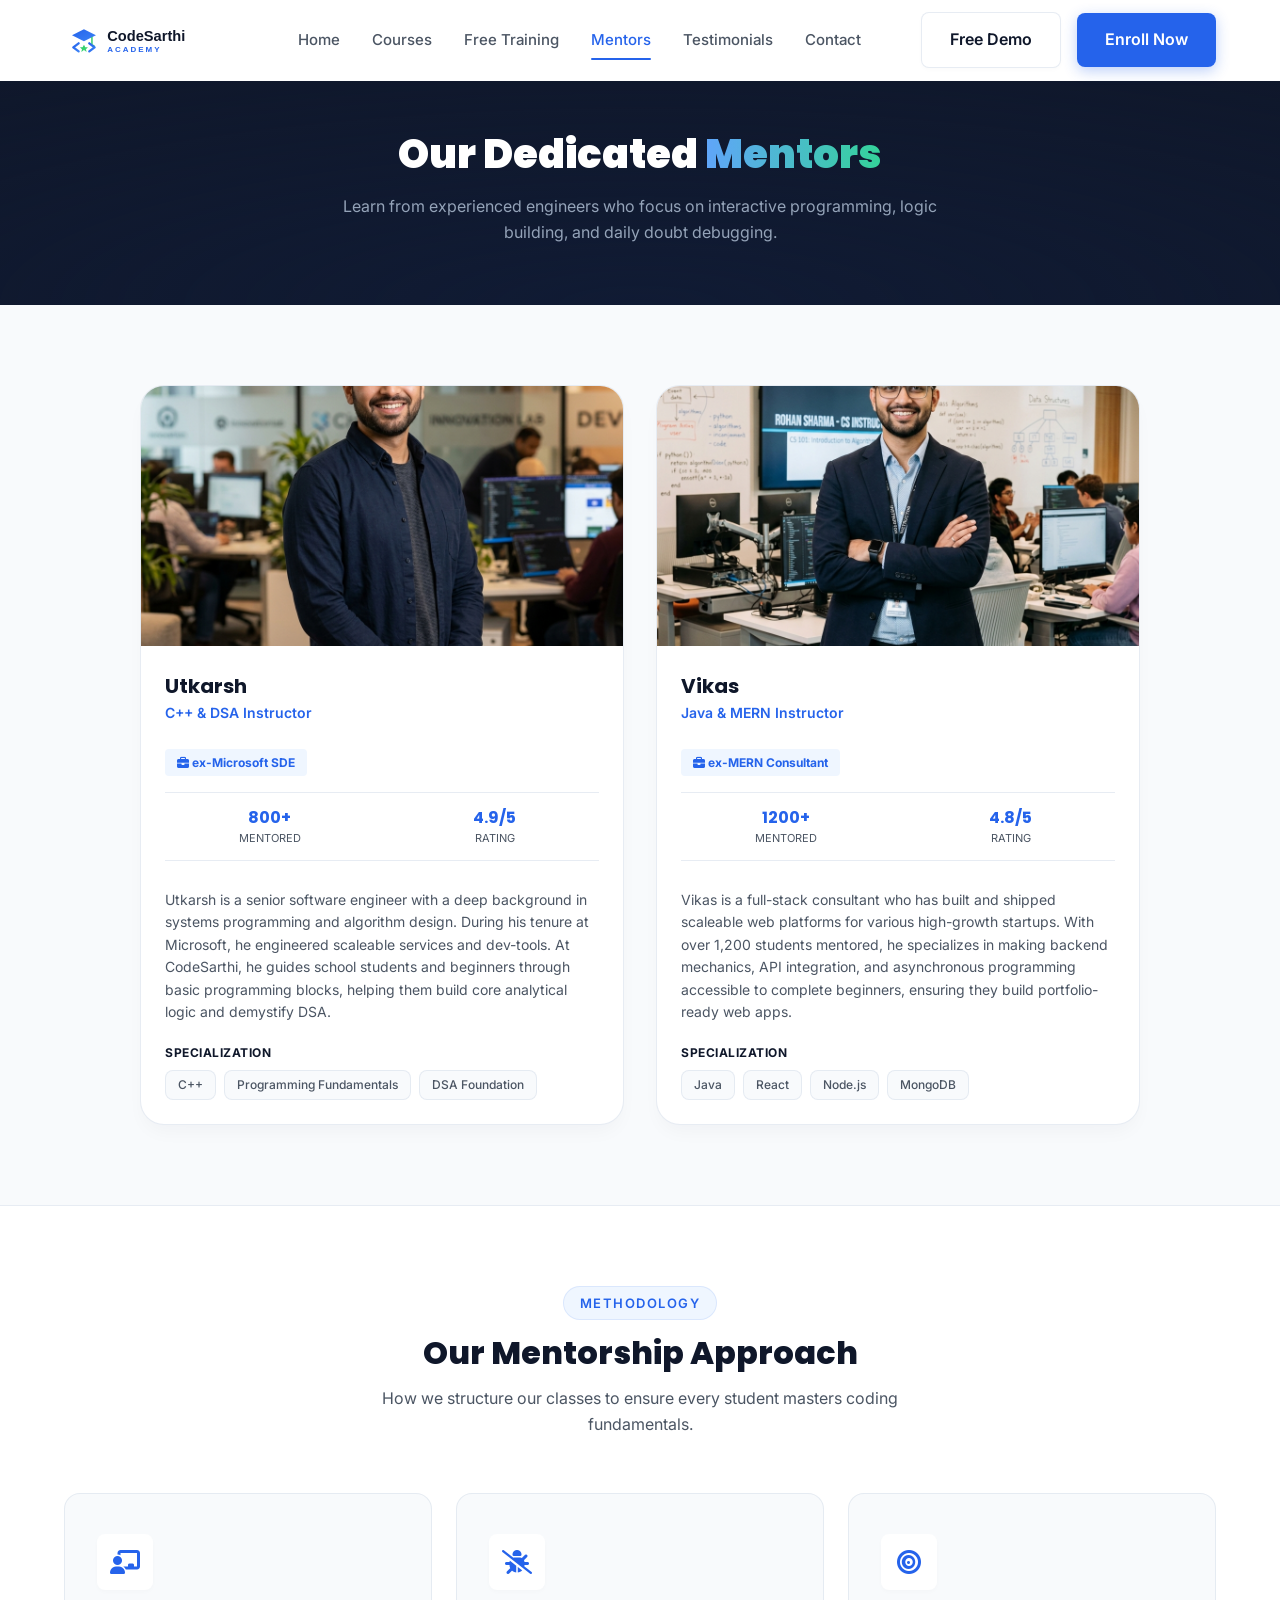
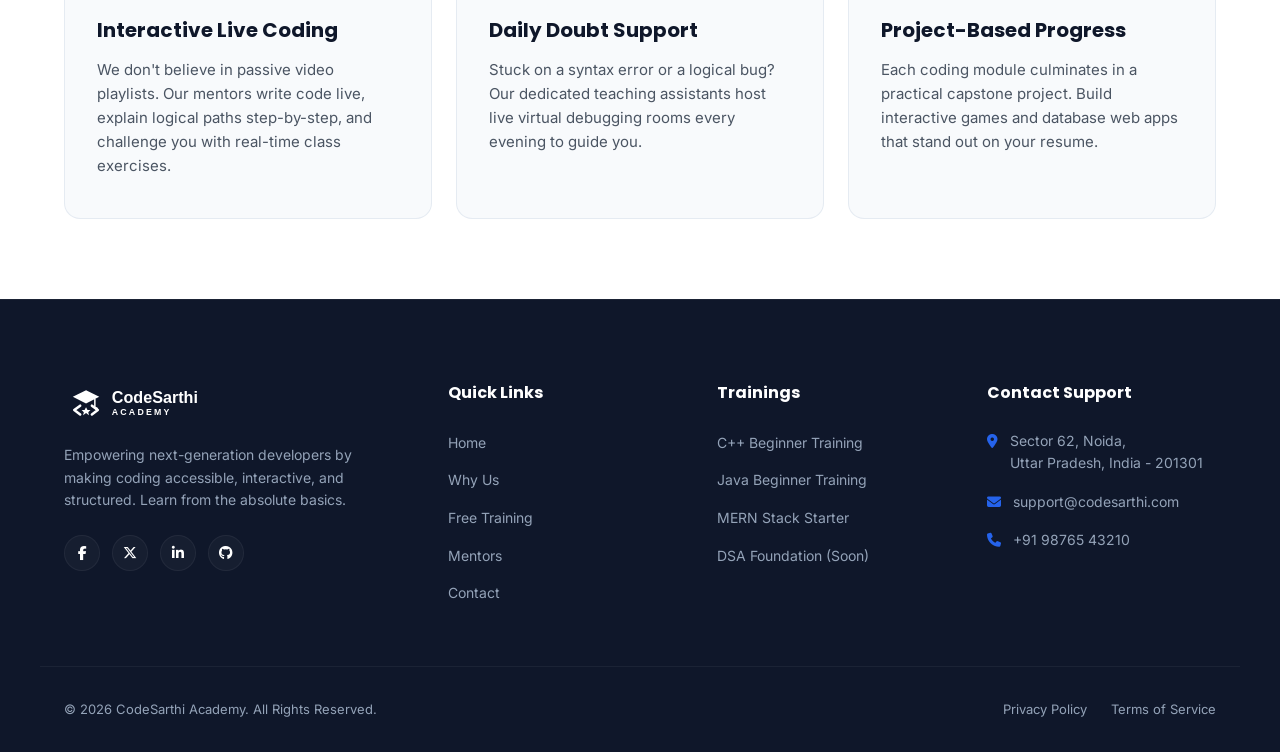
<file: mentors.html>
<!DOCTYPE html>
<html lang="en">
<head>
  <meta charset="UTF-8">
  <meta name="viewport" content="width=device-width, initial-scale=1.0">
  <title>Mentors &amp; Reviews | CodeSarthi Academy</title>
  <meta name="description" content="Learn from Utkarsh and Vikas, industry experienced mentors who guide you from basics. Read student reviews." />
  
  <link rel="icon" type="image/svg+xml" href="images/logo.svg">
  <link rel="stylesheet" href="https://cdnjs.cloudflare.com/ajax/libs/font-awesome/6.4.0/css/all.min.css" integrity="sha512-iecdLmaskl7CVkqkXNQ/ZH/XLlvWZOJyj7Yy7tcenmpD1ypASozpmT/E0iPtmFIB46ZmdtAc9eNBvH0H/ZpiBw==" crossorigin="anonymous" referrerpolicy="no-referrer" />
  <link rel="stylesheet" href="css/style.css">
</head>
<body>

  <!-- ================================================================
       1. NAVBAR SECTION
  ================================================================ -->
  <header class="header scrolled" id="navbar">
    <div class="container navbar">
      <a href="index.html" class="logo">
        <img src="images/logo.svg" alt="CodeSarthi Academy Logo">
      </a>
      
      <nav class="nav-menu">
        <a href="index.html" class="nav-link">Home</a>
        <a href="courses.html" class="nav-link">Courses</a>
        <a href="training.html" class="nav-link">Free Training</a>
        <a href="mentors.html" class="nav-link active">Mentors</a>
        <a href="testimonials.html" class="nav-link">Testimonials</a>
        <a href="contact.html" class="nav-link">Contact</a>
      </nav>
      
      <div class="nav-actions">
        <a href="contact.html#demo-form" class="btn btn-secondary">Free Demo</a>
        <a href="courses.html" class="btn btn-primary">Enroll Now</a>
      </div>

      <div class="hamburger">
        <span></span>
        <span></span>
        <span></span>
      </div>
    </div>
  </header>


  <!-- ================================================================
       2. PAGE BANNER
  ================================================================ -->
  <section class="page-banner">
    <div class="container">
      <h1 class="page-banner-title">Our Dedicated <span>Mentors</span></h1>
      <p class="page-banner-desc">Learn from experienced engineers who focus on interactive programming, logic building, and daily doubt debugging.</p>
    </div>
  </section>


  <!-- ================================================================
       3. MENTORS SECTION
  ================================================================ -->
  <section class="mentors section" id="mentors" style="background-color: var(--background);">
    <div class="container">
      <div class="mentors-grid" style="max-width: 1000px; grid-template-columns: repeat(2, 1fr);">
        <!-- Mentor 1 -->
        <div class="mentor-card reveal active">
          <div class="mentor-img-box">
            <img src="images/mentor1.jpg" alt="Utkarsh - C++ Mentor">
            <div class="mentor-socials">
              <a href="#" class="mentor-social-btn"><i class="fa-brands fa-linkedin-in"></i></a>
              <a href="#" class="mentor-social-btn"><i class="fa-brands fa-github"></i></a>
            </div>
          </div>
          <div class="mentor-info">
            <h3 class="mentor-name">Utkarsh</h3>
            <p class="mentor-role">C++ &amp; DSA Instructor</p>
            <span class="mentor-company-tag"><i class="fa-solid fa-briefcase"></i> ex-Microsoft SDE</span>
            
            <div class="mentor-stats">
              <div class="mentor-stat-box">
                <div class="mentor-stat-val">800+</div>
                <div class="mentor-stat-lbl">Mentored</div>
              </div>
              <div class="mentor-stat-box">
                <div class="mentor-stat-val">4.9/5</div>
                <div class="mentor-stat-lbl">Rating</div>
              </div>
            </div>

            <p class="mentor-bio" style="font-size: 14px; color: var(--text-muted); line-height: 1.6; margin-top: 12px; margin-bottom: 20px;">
              Utkarsh is a senior software engineer with a deep background in systems programming and algorithm design. During his tenure at Microsoft, he engineered scaleable services and dev-tools. At CodeSarthi, he guides school students and beginners through basic programming blocks, helping them build core analytical logic and demystify DSA.
            </p>

            <h4 class="mentor-skills-title">Specialization</h4>
            <div class="mentor-skills">
              <span class="mentor-skill-badge">C++</span>
              <span class="mentor-skill-badge">Programming Fundamentals</span>
              <span class="mentor-skill-badge">DSA Foundation</span>
            </div>
          </div>
        </div>
        
        <!-- Mentor 2 -->
        <div class="mentor-card reveal active">
          <div class="mentor-img-box">
            <img src="images/mentor2.jpg" alt="Vikas - Java &amp; MERN Mentor">
            <div class="mentor-socials">
              <a href="#" class="mentor-social-btn"><i class="fa-brands fa-linkedin-in"></i></a>
              <a href="#" class="mentor-social-btn"><i class="fa-brands fa-github"></i></a>
            </div>
          </div>
          <div class="mentor-info">
            <h3 class="mentor-name">Vikas</h3>
            <p class="mentor-role">Java &amp; MERN Instructor</p>
            <span class="mentor-company-tag"><i class="fa-solid fa-briefcase"></i> ex-MERN Consultant</span>
            
            <div class="mentor-stats">
              <div class="mentor-stat-box">
                <div class="mentor-stat-val">1200+</div>
                <div class="mentor-stat-lbl">Mentored</div>
              </div>
              <div class="mentor-stat-box">
                <div class="mentor-stat-val">4.8/5</div>
                <div class="mentor-stat-lbl">Rating</div>
              </div>
            </div>

            <p class="mentor-bio" style="font-size: 14px; color: var(--text-muted); line-height: 1.6; margin-top: 12px; margin-bottom: 20px;">
              Vikas is a full-stack consultant who has built and shipped scaleable web platforms for various high-growth startups. With over 1,200 students mentored, he specializes in making backend mechanics, API integration, and asynchronous programming accessible to complete beginners, ensuring they build portfolio-ready web apps.
            </p>

            <h4 class="mentor-skills-title">Specialization</h4>
            <div class="mentor-skills">
              <span class="mentor-skill-badge">Java</span>
              <span class="mentor-skill-badge">React</span>
              <span class="mentor-skill-badge">Node.js</span>
              <span class="mentor-skill-badge">MongoDB</span>
            </div>
          </div>
        </div>
      </div>
    </div>
  </section>


  <!-- ================================================================
       4. MENTORSHIP APPROACH / METHODOLOGY SECTION
  ================================================================ -->
  <section class="section" id="methodology" style="background-color: white; border-top: 1px solid var(--border-color);">
    <div class="container">
      <div class="section-header reveal active">
        <span class="section-tag">Methodology</span>
        <h2 class="section-title">Our Mentorship Approach</h2>
        <p class="section-subtitle">How we structure our classes to ensure every student masters coding fundamentals.</p>
      </div>
      
      <div class="why-grid">
        <!-- Card 1 -->
        <div class="why-card reveal active">
          <div class="why-icon-box"><i class="fa-solid fa-chalkboard-user"></i></div>
          <h3 class="why-title">Interactive Live Coding</h3>
          <p class="why-desc">We don't believe in passive video playlists. Our mentors write code live, explain logical paths step-by-step, and challenge you with real-time class exercises.</p>
        </div>
        
        <!-- Card 2 -->
        <div class="why-card reveal active">
          <div class="why-icon-box"><i class="fa-solid fa-bug-slash"></i></div>
          <h3 class="why-title">Daily Doubt Support</h3>
          <p class="why-desc">Stuck on a syntax error or a logical bug? Our dedicated teaching assistants host live virtual debugging rooms every evening to guide you.</p>
        </div>
        
        <!-- Card 3 -->
        <div class="why-card reveal active">
          <div class="why-icon-box"><i class="fa-solid fa-bullseye"></i></div>
          <h3 class="why-title">Project-Based Progress</h3>
          <p class="why-desc">Each coding module culminates in a practical capstone project. Build interactive games and database web apps that stand out on your resume.</p>
        </div>
      </div>
    </div>
  </section>


  <!-- ================================================================
       5. FOOTER SECTION
  ================================================================ -->
  <footer class="footer">
    <div class="container footer-grid">
      <div class="footer-brand">
        <img src="images/logo.svg" alt="CodeSarthi Logo Light">
        <p class="footer-desc">Empowering next-generation developers by making coding accessible, interactive, and structured. Learn from the absolute basics.</p>
        <div class="footer-socials">
          <a href="#" class="footer-social-btn"><i class="fa-brands fa-facebook-f"></i></a>
          <a href="#" class="footer-social-btn"><i class="fa-brands fa-x-twitter"></i></a>
          <a href="#" class="footer-social-btn"><i class="fa-brands fa-linkedin-in"></i></a>
          <a href="#" class="footer-social-btn"><i class="fa-brands fa-github"></i></a>
        </div>
      </div>
      
      <div>
        <h3 class="footer-title">Quick Links</h3>
        <ul class="footer-links">
          <li><a href="index.html" class="footer-link">Home</a></li>
          <li><a href="index.html#why-us" class="footer-link">Why Us</a></li>
          <li><a href="training.html" class="footer-link">Free Training</a></li>
          <li><a href="mentors.html" class="footer-link">Mentors</a></li>
          <li><a href="contact.html" class="footer-link">Contact</a></li>
        </ul>
      </div>
      
      <div>
        <h3 class="footer-title">Trainings</h3>
        <ul class="footer-links">
          <li><a href="courses.html" class="footer-link">C++ Beginner Training</a></li>
          <li><a href="courses.html" class="footer-link">Java Beginner Training</a></li>
          <li><a href="courses.html" class="footer-link">MERN Stack Starter</a></li>
          <li><a href="courses.html" class="footer-link">DSA Foundation (Soon)</a></li>
        </ul>
      </div>
      
      <div>
        <h3 class="footer-title">Contact Support</h3>
        <div class="footer-info-item">
          <i class="fa-solid fa-map-marker-alt"></i>
          <span>Sector 62, Noida,<br>Uttar Pradesh, India - 201301</span>
        </div>
        <div class="footer-info-item">
          <i class="fa-solid fa-envelope"></i>
          <span>support@codesarthi.com</span>
        </div>
        <div class="footer-info-item">
          <i class="fa-solid fa-phone"></i>
          <span>+91 98765 43210</span>
        </div>
      </div>
    </div>
    
    <div class="container footer-bottom">
      <p class="footer-copy">&copy; 2026 CodeSarthi Academy. All Rights Reserved.</p>
      <div class="footer-meta-links">
        <a href="#" class="footer-meta-link">Privacy Policy</a>
        <a href="#" class="footer-meta-link">Terms of Service</a>
      </div>
    </div>
  </footer>

  <!-- Floating Back To Top button -->
  <div class="back-to-top">
    <i class="fa-solid fa-arrow-up"></i>
  </div>

  <script src="js/script.js"></script>
</body>
</html>
</file>
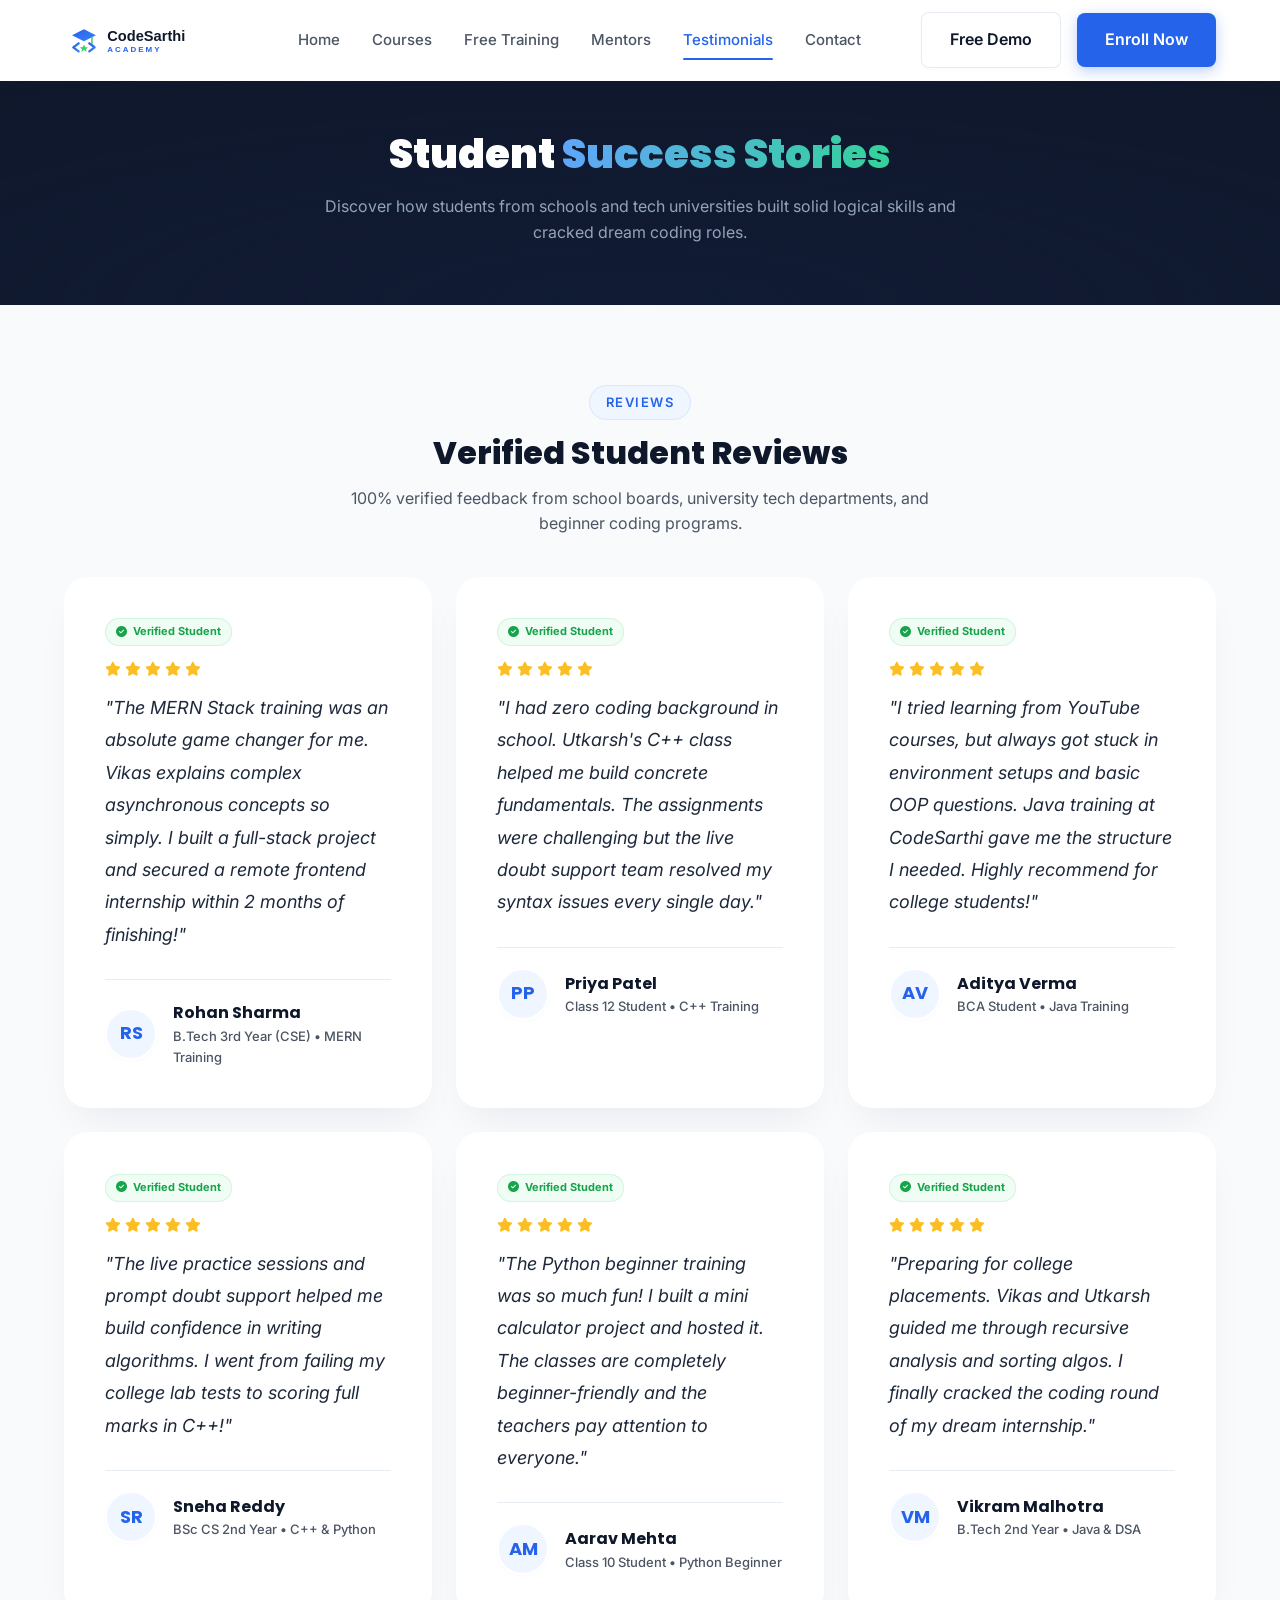
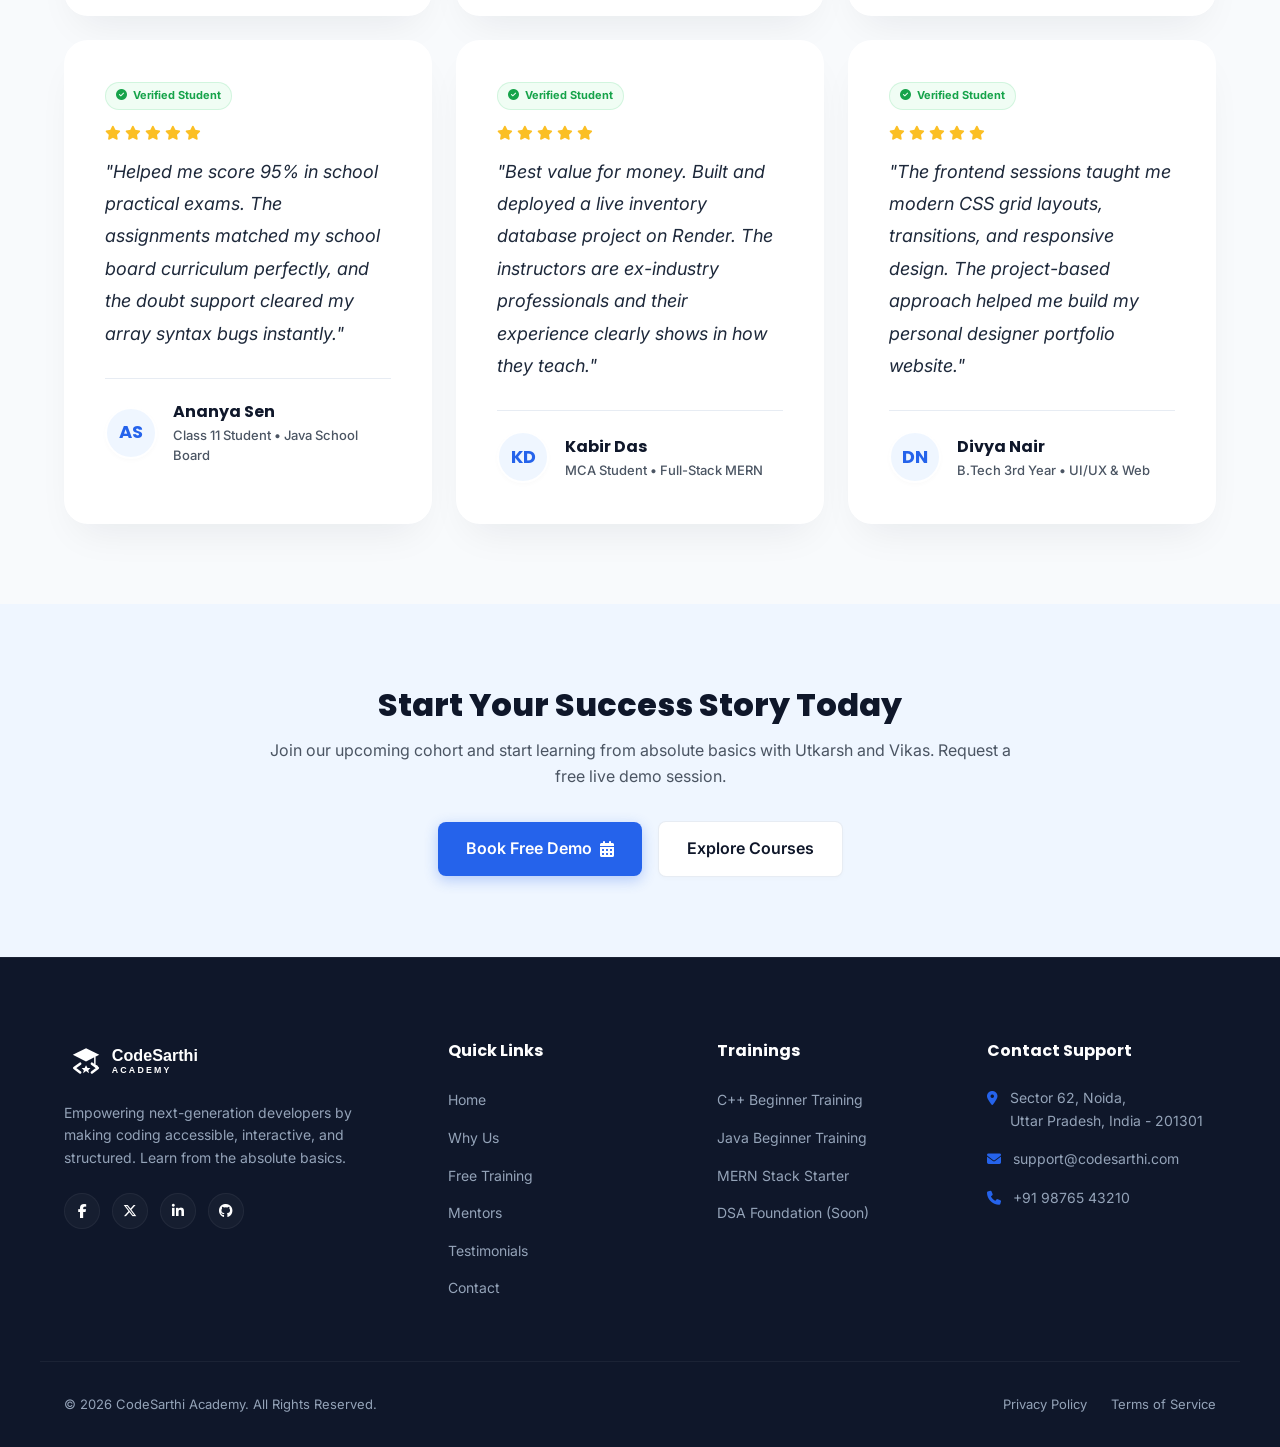
<file: testimonials.html>
<!DOCTYPE html>
<html lang="en">
<head>
  <meta charset="UTF-8">
  <meta name="viewport" content="width=device-width, initial-scale=1.0">
  <title>Student Testimonials | CodeSarthi Academy</title>
  <meta name="description" content="Read reviews from school students, B.Tech, BCA, and BSc CS graduates who completed our coding trainings." />
  
  <link rel="icon" type="image/svg+xml" href="images/logo.svg">
  <link rel="stylesheet" href="https://cdnjs.cloudflare.com/ajax/libs/font-awesome/6.4.0/css/all.min.css" integrity="sha512-iecdLmaskl7CVkqkXNQ/ZH/XLlvWZOJyj7Yy7tcenmpD1ypASozpmT/E0iPtmFIB46ZmdtAc9eNBvH0H/ZpiBw==" crossorigin="anonymous" referrerpolicy="no-referrer" />
  <link rel="stylesheet" href="css/style.css">
</head>
<body>

  <!-- ================================================================
       1. NAVBAR SECTION
  ================================================================ -->
  <header class="header scrolled" id="navbar">
    <div class="container navbar">
      <a href="index.html" class="logo">
        <img src="images/logo.svg" alt="CodeSarthi Academy Logo">
      </a>
      
      <nav class="nav-menu">
        <a href="index.html" class="nav-link">Home</a>
        <a href="courses.html" class="nav-link">Courses</a>
        <a href="training.html" class="nav-link">Free Training</a>
        <a href="mentors.html" class="nav-link">Mentors</a>
        <a href="testimonials.html" class="nav-link active">Testimonials</a>
        <a href="contact.html" class="nav-link">Contact</a>
      </nav>
      
      <div class="nav-actions">
        <a href="contact.html#demo-form" class="btn btn-secondary">Free Demo</a>
        <a href="courses.html" class="btn btn-primary">Enroll Now</a>
      </div>

      <div class="hamburger">
        <span></span>
        <span></span>
        <span></span>
      </div>
    </div>
  </header>


  <!-- ================================================================
       2. PAGE BANNER
  ================================================================ -->
  <section class="page-banner">
    <div class="container">
      <h1 class="page-banner-title">Student <span>Success Stories</span></h1>
      <p class="page-banner-desc">Discover how students from schools and tech universities built solid logical skills and cracked dream coding roles.</p>
    </div>
  </section>


  <!-- ================================================================
       3. TESTIMONIALS GRID SECTION
  ================================================================ -->
  <section class="section" style="background-color: var(--background);">
    <div class="container">
      <div class="section-header reveal active" style="margin-bottom: 40px;">
        <span class="section-tag">Reviews</span>
        <h2 class="section-title">Verified Student Reviews</h2>
        <p class="section-subtitle">100% verified feedback from school boards, university tech departments, and beginner coding programs.</p>
      </div>

      <div class="why-grid" style="grid-template-columns: repeat(3, 1fr); max-width: 100%;">
        <!-- Testimonial 1 -->
        <div class="testimonial-card reveal active" style="background: white;">
          <div class="verified-tag"><i class="fa-solid fa-circle-check"></i> Verified Student</div>
          <div class="star-rating">
            <i class="fa-solid fa-star"></i><i class="fa-solid fa-star"></i><i class="fa-solid fa-star"></i><i class="fa-solid fa-star"></i><i class="fa-solid fa-star"></i>
          </div>
          <p class="testimonial-quote">"The MERN Stack training was an absolute game changer for me. Vikas explains complex asynchronous concepts so simply. I built a full-stack project and secured a remote frontend internship within 2 months of finishing!"</p>
          
          <div class="testimonial-meta-box">
            <div class="testimonial-avatar-circle">RS</div>
            <div class="testimonial-meta-text">
              <h4 class="testimonial-name">Rohan Sharma</h4>
              <p class="testimonial-meta">B.Tech 3rd Year (CSE) • MERN Training</p>
            </div>
          </div>
        </div>

        <!-- Testimonial 2 -->
        <div class="testimonial-card reveal active" style="background: white;">
          <div class="verified-tag"><i class="fa-solid fa-circle-check"></i> Verified Student</div>
          <div class="star-rating">
            <i class="fa-solid fa-star"></i><i class="fa-solid fa-star"></i><i class="fa-solid fa-star"></i><i class="fa-solid fa-star"></i><i class="fa-solid fa-star"></i>
          </div>
          <p class="testimonial-quote">"I had zero coding background in school. Utkarsh's C++ class helped me build concrete fundamentals. The assignments were challenging but the live doubt support team resolved my syntax issues every single day."</p>
          
          <div class="testimonial-meta-box">
            <div class="testimonial-avatar-circle">PP</div>
            <div class="testimonial-meta-text">
              <h4 class="testimonial-name">Priya Patel</h4>
              <p class="testimonial-meta">Class 12 Student • C++ Training</p>
            </div>
          </div>
        </div>

        <!-- Testimonial 3 -->
        <div class="testimonial-card reveal active" style="background: white;">
          <div class="verified-tag"><i class="fa-solid fa-circle-check"></i> Verified Student</div>
          <div class="star-rating">
            <i class="fa-solid fa-star"></i><i class="fa-solid fa-star"></i><i class="fa-solid fa-star"></i><i class="fa-solid fa-star"></i><i class="fa-solid fa-star"></i>
          </div>
          <p class="testimonial-quote">"I tried learning from YouTube courses, but always got stuck in environment setups and basic OOP questions. Java training at CodeSarthi gave me the structure I needed. Highly recommend for college students!"</p>
          
          <div class="testimonial-meta-box">
            <div class="testimonial-avatar-circle">AV</div>
            <div class="testimonial-meta-text">
              <h4 class="testimonial-name">Aditya Verma</h4>
              <p class="testimonial-meta">BCA Student • Java Training</p>
            </div>
          </div>
        </div>

        <!-- Testimonial 4 -->
        <div class="testimonial-card reveal active" style="background: white;">
          <div class="verified-tag"><i class="fa-solid fa-circle-check"></i> Verified Student</div>
          <div class="star-rating">
            <i class="fa-solid fa-star"></i><i class="fa-solid fa-star"></i><i class="fa-solid fa-star"></i><i class="fa-solid fa-star"></i><i class="fa-solid fa-star"></i>
          </div>
          <p class="testimonial-quote">"The live practice sessions and prompt doubt support helped me build confidence in writing algorithms. I went from failing my college lab tests to scoring full marks in C++!"</p>
          
          <div class="testimonial-meta-box">
            <div class="testimonial-avatar-circle">SR</div>
            <div class="testimonial-meta-text">
              <h4 class="testimonial-name">Sneha Reddy</h4>
              <p class="testimonial-meta">BSc CS 2nd Year • C++ &amp; Python</p>
            </div>
          </div>
        </div>

        <!-- Testimonial 5 -->
        <div class="testimonial-card reveal active" style="background: white;">
          <div class="verified-tag"><i class="fa-solid fa-circle-check"></i> Verified Student</div>
          <div class="star-rating">
            <i class="fa-solid fa-star"></i><i class="fa-solid fa-star"></i><i class="fa-solid fa-star"></i><i class="fa-solid fa-star"></i><i class="fa-solid fa-star"></i>
          </div>
          <p class="testimonial-quote">"The Python beginner training was so much fun! I built a mini calculator project and hosted it. The classes are completely beginner-friendly and the teachers pay attention to everyone."</p>
          
          <div class="testimonial-meta-box">
            <div class="testimonial-avatar-circle">AM</div>
            <div class="testimonial-meta-text">
              <h4 class="testimonial-name">Aarav Mehta</h4>
              <p class="testimonial-meta">Class 10 Student • Python Beginner</p>
            </div>
          </div>
        </div>

        <!-- Testimonial 6 -->
        <div class="testimonial-card reveal active" style="background: white;">
          <div class="verified-tag"><i class="fa-solid fa-circle-check"></i> Verified Student</div>
          <div class="star-rating">
            <i class="fa-solid fa-star"></i><i class="fa-solid fa-star"></i><i class="fa-solid fa-star"></i><i class="fa-solid fa-star"></i><i class="fa-solid fa-star"></i>
          </div>
          <p class="testimonial-quote">"Preparing for college placements. Vikas and Utkarsh guided me through recursive analysis and sorting algos. I finally cracked the coding round of my dream internship."</p>
          
          <div class="testimonial-meta-box">
            <div class="testimonial-avatar-circle">VM</div>
            <div class="testimonial-meta-text">
              <h4 class="testimonial-name">Vikram Malhotra</h4>
              <p class="testimonial-meta">B.Tech 2nd Year • Java &amp; DSA</p>
            </div>
          </div>
        </div>

        <!-- Testimonial 7 -->
        <div class="testimonial-card reveal active" style="background: white;">
          <div class="verified-tag"><i class="fa-solid fa-circle-check"></i> Verified Student</div>
          <div class="star-rating">
            <i class="fa-solid fa-star"></i><i class="fa-solid fa-star"></i><i class="fa-solid fa-star"></i><i class="fa-solid fa-star"></i><i class="fa-solid fa-star"></i>
          </div>
          <p class="testimonial-quote">"Helped me score 95% in school practical exams. The assignments matched my school board curriculum perfectly, and the doubt support cleared my array syntax bugs instantly."</p>
          
          <div class="testimonial-meta-box">
            <div class="testimonial-avatar-circle">AS</div>
            <div class="testimonial-meta-text">
              <h4 class="testimonial-name">Ananya Sen</h4>
              <p class="testimonial-meta">Class 11 Student • Java School Board</p>
            </div>
          </div>
        </div>

        <!-- Testimonial 8 -->
        <div class="testimonial-card reveal active" style="background: white;">
          <div class="verified-tag"><i class="fa-solid fa-circle-check"></i> Verified Student</div>
          <div class="star-rating">
            <i class="fa-solid fa-star"></i><i class="fa-solid fa-star"></i><i class="fa-solid fa-star"></i><i class="fa-solid fa-star"></i><i class="fa-solid fa-star"></i>
          </div>
          <p class="testimonial-quote">"Best value for money. Built and deployed a live inventory database project on Render. The instructors are ex-industry professionals and their experience clearly shows in how they teach."</p>
          
          <div class="testimonial-meta-box">
            <div class="testimonial-avatar-circle">KD</div>
            <div class="testimonial-meta-text">
              <h4 class="testimonial-name">Kabir Das</h4>
              <p class="testimonial-meta">MCA Student • Full-Stack MERN</p>
            </div>
          </div>
        </div>

        <!-- Testimonial 9 -->
        <div class="testimonial-card reveal active" style="background: white;">
          <div class="verified-tag"><i class="fa-solid fa-circle-check"></i> Verified Student</div>
          <div class="star-rating">
            <i class="fa-solid fa-star"></i><i class="fa-solid fa-star"></i><i class="fa-solid fa-star"></i><i class="fa-solid fa-star"></i><i class="fa-solid fa-star"></i>
          </div>
          <p class="testimonial-quote">"The frontend sessions taught me modern CSS grid layouts, transitions, and responsive design. The project-based approach helped me build my personal designer portfolio website."</p>
          
          <div class="testimonial-meta-box">
            <div class="testimonial-avatar-circle">DN</div>
            <div class="testimonial-meta-text">
              <h4 class="testimonial-name">Divya Nair</h4>
              <p class="testimonial-meta">B.Tech 3rd Year • UI/UX &amp; Web</p>
            </div>
          </div>
        </div>
      </div>
    </div>
  </section>


  <!-- ================================================================
       4. SCHOLARSHIP COHORT / CALL TO ACTION
  ================================================================ -->
  <section class="section" style="background-color: var(--primary-light);">
    <div class="container" style="text-align: center; max-width: 800px;">
      <div class="reveal">
        <h2 class="section-title">Start Your Success Story Today</h2>
        <p class="section-subtitle" style="margin-bottom: 32px;">Join our upcoming cohort and start learning from absolute basics with Utkarsh and Vikas. Request a free live demo session.</p>
        <div class="hero-buttons" style="justify-content: center; gap: 16px;">
          <a href="contact.html#demo-form" class="btn btn-primary">Book Free Demo <i class="fa-solid fa-calendar-days"></i></a>
          <a href="courses.html" class="btn btn-secondary">Explore Courses</a>
        </div>
      </div>
    </div>
  </section>


  <!-- ================================================================
       5. FOOTER SECTION
  ================================================================ -->
  <footer class="footer">
    <div class="container footer-grid">
      <div class="footer-brand">
        <img src="images/logo.svg" alt="CodeSarthi Logo Light">
        <p class="footer-desc">Empowering next-generation developers by making coding accessible, interactive, and structured. Learn from the absolute basics.</p>
        <div class="footer-socials">
          <a href="#" class="footer-social-btn"><i class="fa-brands fa-facebook-f"></i></a>
          <a href="#" class="footer-social-btn"><i class="fa-brands fa-x-twitter"></i></a>
          <a href="#" class="footer-social-btn"><i class="fa-brands fa-linkedin-in"></i></a>
          <a href="#" class="footer-social-btn"><i class="fa-brands fa-github"></i></a>
        </div>
      </div>
      
      <div>
        <h3 class="footer-title">Quick Links</h3>
        <ul class="footer-links">
          <li><a href="index.html" class="footer-link">Home</a></li>
          <li><a href="index.html#why-us" class="footer-link">Why Us</a></li>
          <li><a href="training.html" class="footer-link">Free Training</a></li>
          <li><a href="mentors.html" class="footer-link">Mentors</a></li>
          <li><a href="testimonials.html" class="footer-link">Testimonials</a></li>
          <li><a href="contact.html" class="footer-link">Contact</a></li>
        </ul>
      </div>
      
      <div>
        <h3 class="footer-title">Trainings</h3>
        <ul class="footer-links">
          <li><a href="courses.html" class="footer-link">C++ Beginner Training</a></li>
          <li><a href="courses.html" class="footer-link">Java Beginner Training</a></li>
          <li><a href="courses.html" class="footer-link">MERN Stack Starter</a></li>
          <li><a href="courses.html" class="footer-link">DSA Foundation (Soon)</a></li>
        </ul>
      </div>
      
      <div>
        <h3 class="footer-title">Contact Support</h3>
        <div class="footer-info-item">
          <i class="fa-solid fa-map-marker-alt"></i>
          <span>Sector 62, Noida,<br>Uttar Pradesh, India - 201301</span>
        </div>
        <div class="footer-info-item">
          <i class="fa-solid fa-envelope"></i>
          <span>support@codesarthi.com</span>
        </div>
        <div class="footer-info-item">
          <i class="fa-solid fa-phone"></i>
          <span>+91 98765 43210</span>
        </div>
      </div>
    </div>
    
    <div class="container footer-bottom">
      <p class="footer-copy">&copy; 2026 CodeSarthi Academy. All Rights Reserved.</p>
      <div class="footer-meta-links">
        <a href="#" class="footer-meta-link">Privacy Policy</a>
        <a href="#" class="footer-meta-link">Terms of Service</a>
      </div>
    </div>
  </footer>

  <!-- Floating Back To Top button -->
  <div class="back-to-top">
    <i class="fa-solid fa-arrow-up"></i>
  </div>

  <script src="js/script.js"></script>
</body>
</html>
</file>
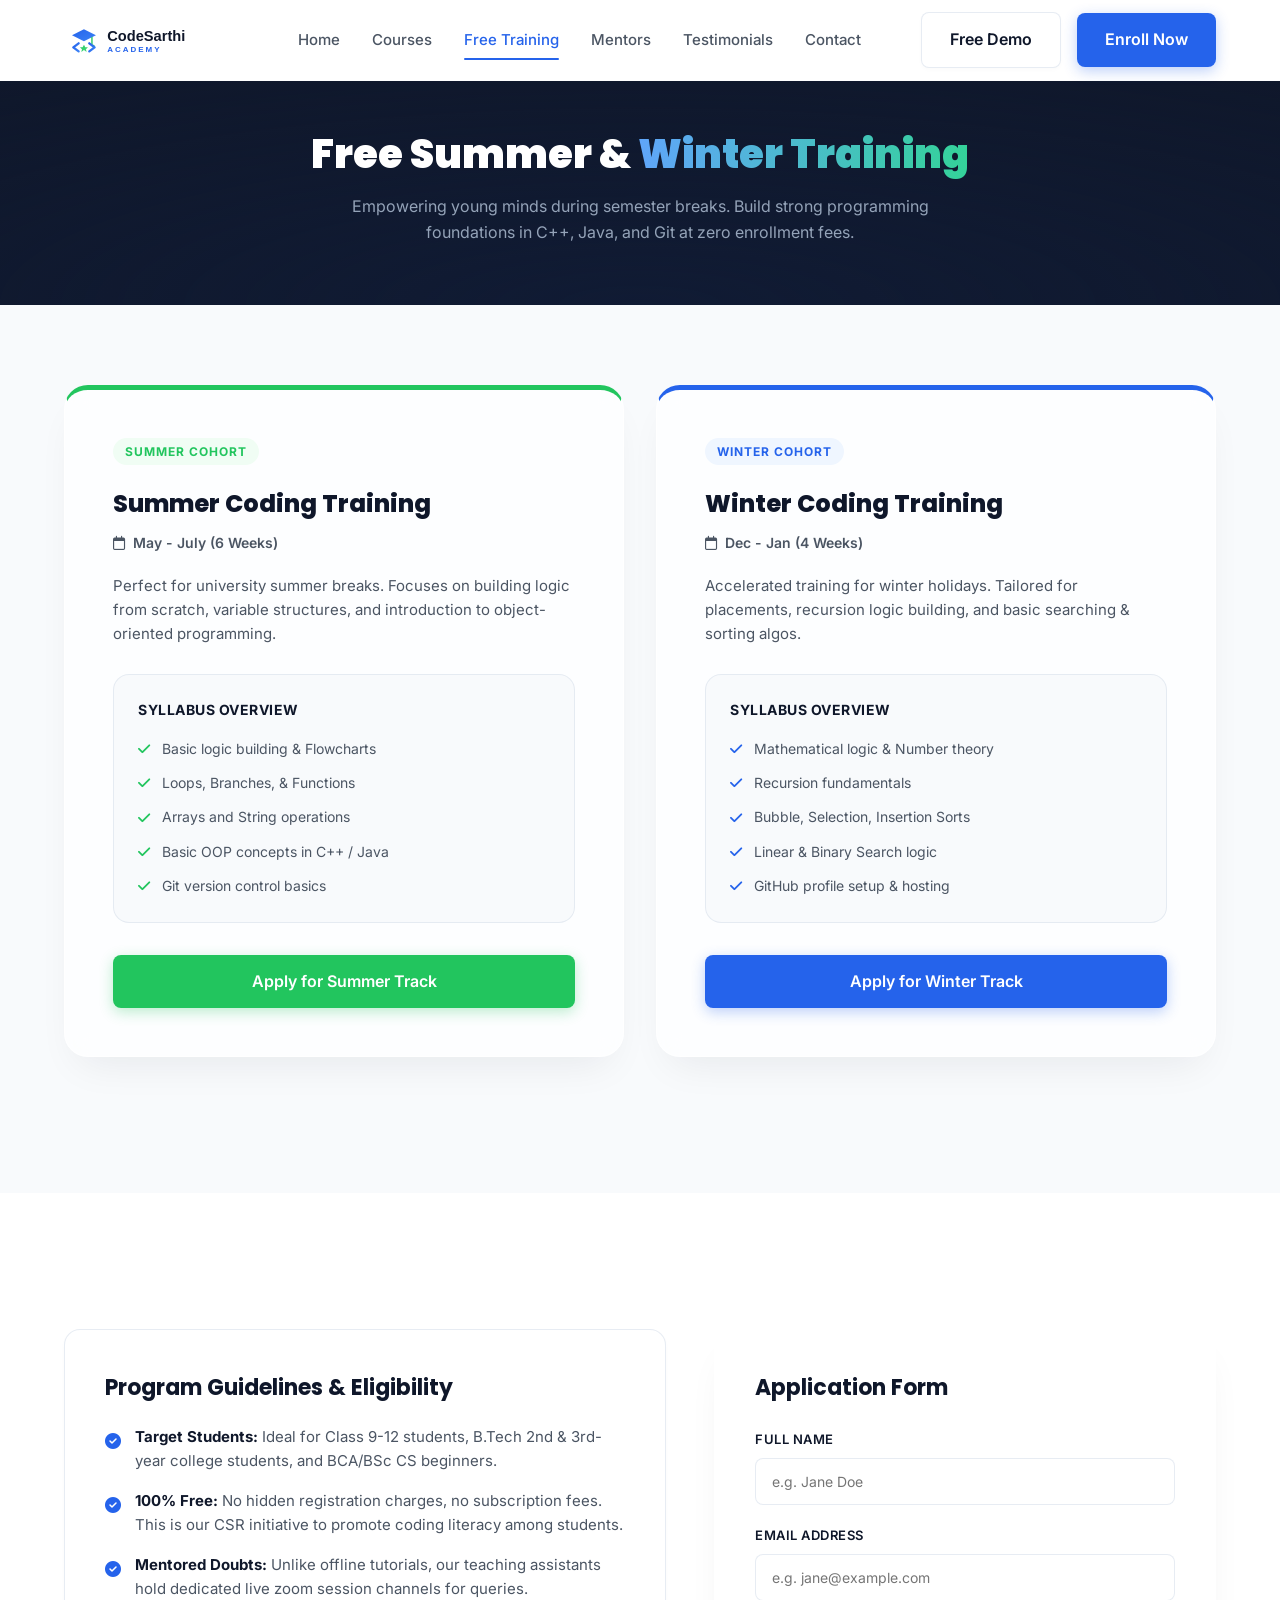
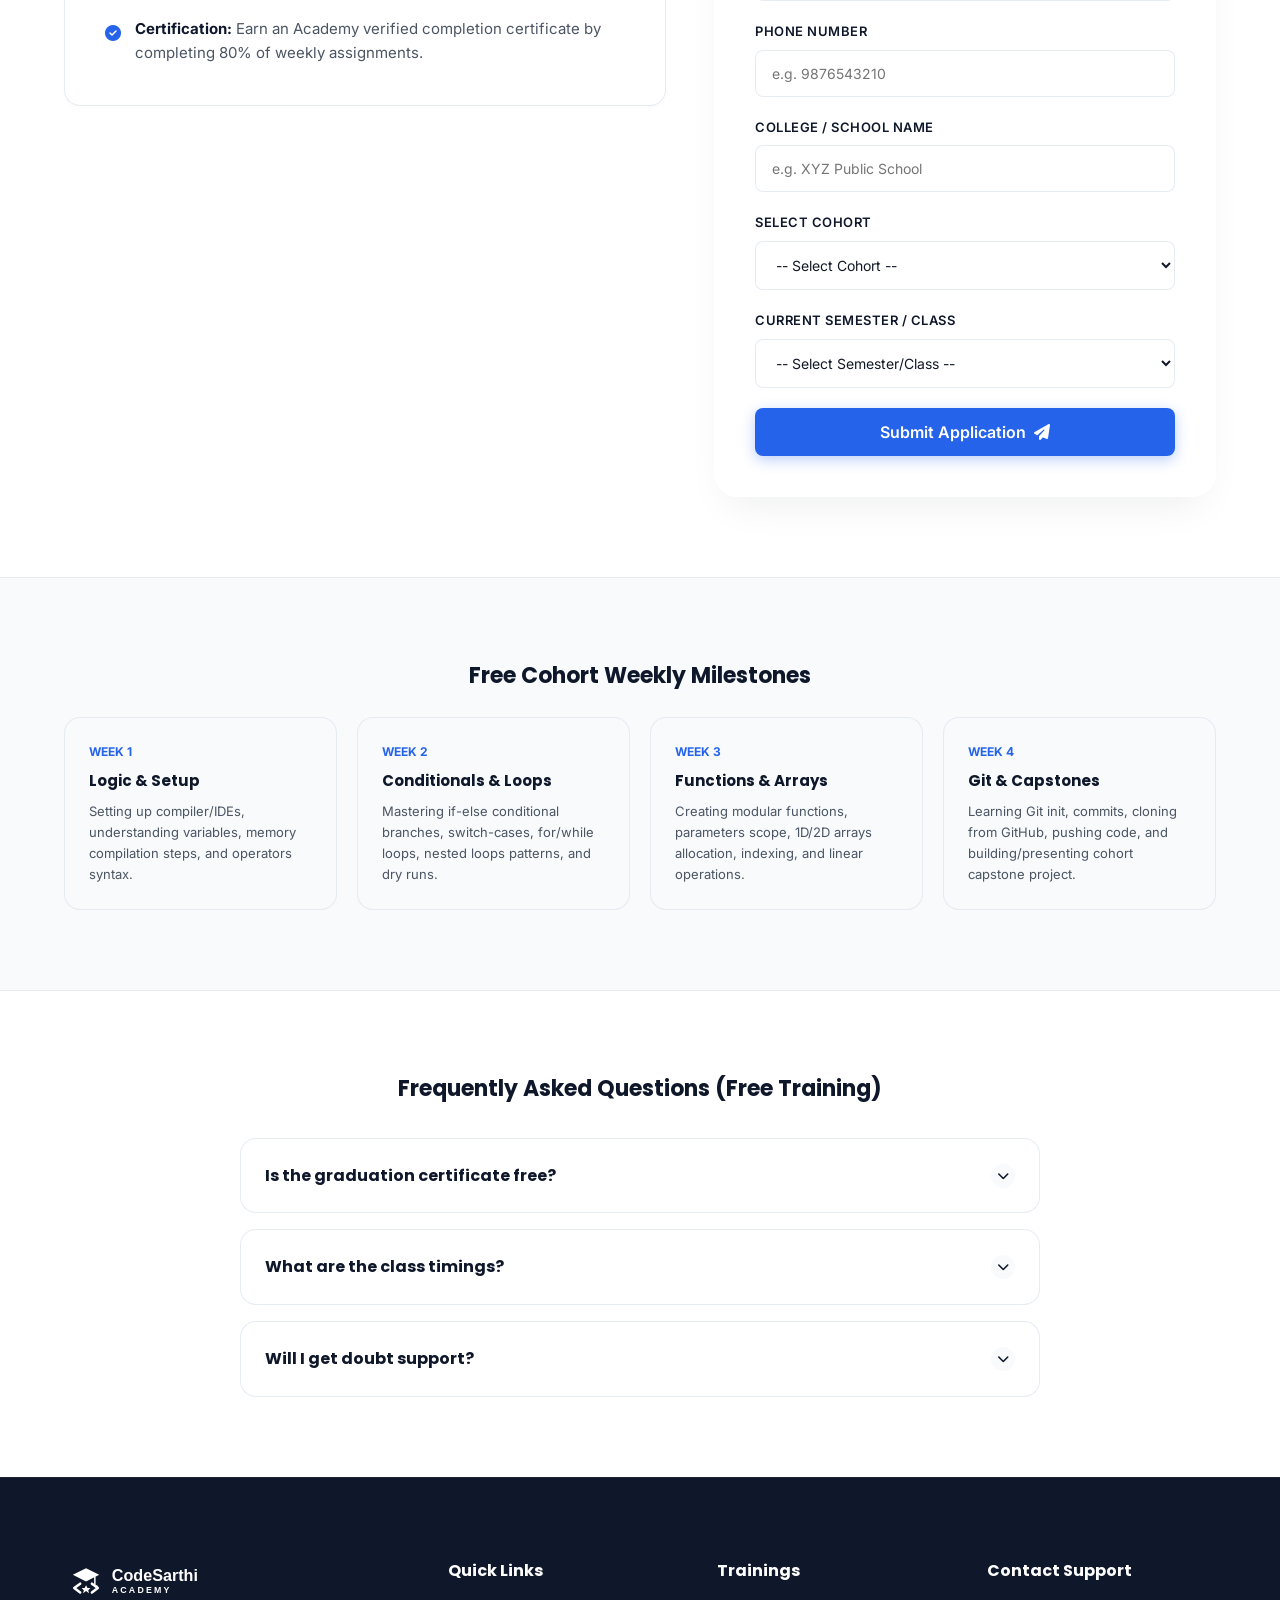
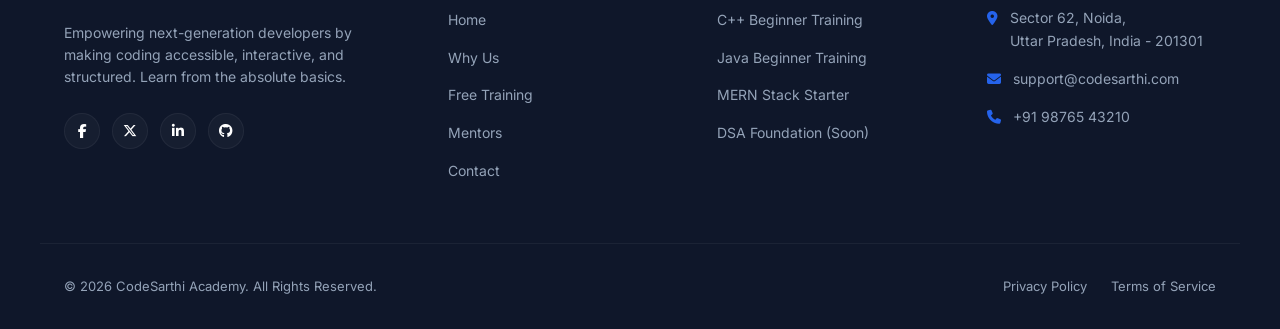
<file: training.html>
<!DOCTYPE html>
<html lang="en">
<head>
  <meta charset="UTF-8">
  <meta name="viewport" content="width=device-width, initial-scale=1.0">
  <title>Free Summer &amp; Winter Training | CodeSarthi Academy</title>
  <meta name="description" content="Join our free coding foundation courses during semester breaks. Build core logic in C++ and Java with mentorship." />
  
  <link rel="icon" type="image/svg+xml" href="images/logo.svg">
  <link rel="stylesheet" href="https://cdnjs.cloudflare.com/ajax/libs/font-awesome/6.4.0/css/all.min.css" integrity="sha512-iecdLmaskl7CVkqkXNQ/ZH/XLlvWZOJyj7Yy7tcenmpD1ypASozpmT/E0iPtmFIB46ZmdtAc9eNBvH0H/ZpiBw==" crossorigin="anonymous" referrerpolicy="no-referrer" />
  <link rel="stylesheet" href="css/style.css">
</head>
<body>

  <!-- ================================================================
       1. NAVBAR SECTION
  ================================================================ -->
  <header class="header scrolled" id="navbar">
    <div class="container navbar">
      <a href="index.html" class="logo">
        <img src="images/logo.svg" alt="CodeSarthi Academy Logo">
      </a>
      
      <nav class="nav-menu">
        <a href="index.html" class="nav-link">Home</a>
        <a href="courses.html" class="nav-link">Courses</a>
        <a href="training.html" class="nav-link active">Free Training</a>
        <a href="mentors.html" class="nav-link">Mentors</a>
        <a href="testimonials.html" class="nav-link">Testimonials</a>
        <a href="contact.html" class="nav-link">Contact</a>
      </nav>
      
      <div class="nav-actions">
        <a href="contact.html#demo-form" class="btn btn-secondary">Free Demo</a>
        <a href="courses.html" class="btn btn-primary">Enroll Now</a>
      </div>

      <div class="hamburger">
        <span></span>
        <span></span>
        <span></span>
      </div>
    </div>
  </header>


  <!-- ================================================================
       2. PAGE BANNER
  ================================================================ -->
  <section class="page-banner">
    <div class="container">
      <h1 class="page-banner-title">Free Summer &amp; <span>Winter Training</span></h1>
      <p class="page-banner-desc">Empowering young minds during semester breaks. Build strong programming foundations in C++, Java, and Git at zero enrollment fees.</p>
    </div>
  </section>


  <!-- ================================================================
       3. COHORTS TRACKS SECTION
  ================================================================ -->
  <section class="section" style="background-color: var(--background);">
    <div class="container">
      <div class="training-grid">
        <!-- Summer Cohort -->
        <div class="training-card summer reveal active">
          <span class="cohort-season">Summer Cohort</span>
          <h3 class="cohort-title">Summer Coding Training</h3>
          <div class="cohort-duration"><i class="fa-regular fa-calendar"></i> May - July (6 Weeks)</div>
          <p class="cohort-desc">Perfect for university summer breaks. Focuses on building logic from scratch, variable structures, and introduction to object-oriented programming.</p>
          
          <div class="cohort-syllabus-box">
            <h4 class="cohort-syllabus-title">Syllabus Overview</h4>
            <div class="cohort-syllabus-list">
              <div class="cohort-syllabus-item"><i class="fa-solid fa-check"></i> Basic logic building &amp; Flowcharts</div>
              <div class="cohort-syllabus-item"><i class="fa-solid fa-check"></i> Loops, Branches, &amp; Functions</div>
              <div class="cohort-syllabus-item"><i class="fa-solid fa-check"></i> Arrays and String operations</div>
              <div class="cohort-syllabus-item"><i class="fa-solid fa-check"></i> Basic OOP concepts in C++ / Java</div>
              <div class="cohort-syllabus-item"><i class="fa-solid fa-check"></i> Git version control basics</div>
            </div>
          </div>
          <a href="#apply-now" class="btn btn-accent">Apply for Summer Track</a>
        </div>
        
        <!-- Winter Cohort -->
        <div class="training-card winter reveal active">
          <span class="cohort-season">Winter Cohort</span>
          <h3 class="cohort-title">Winter Coding Training</h3>
          <div class="cohort-duration"><i class="fa-regular fa-calendar"></i> Dec - Jan (4 Weeks)</div>
          <p class="cohort-desc">Accelerated training for winter holidays. Tailored for placements, recursion logic building, and basic searching &amp; sorting algos.</p>
          
          <div class="cohort-syllabus-box">
            <h4 class="cohort-syllabus-title">Syllabus Overview</h4>
            <div class="cohort-syllabus-list">
              <div class="cohort-syllabus-item"><i class="fa-solid fa-check"></i> Mathematical logic &amp; Number theory</div>
              <div class="cohort-syllabus-item"><i class="fa-solid fa-check"></i> Recursion fundamentals</div>
              <div class="cohort-syllabus-item"><i class="fa-solid fa-check"></i> Bubble, Selection, Insertion Sorts</div>
              <div class="cohort-syllabus-item"><i class="fa-solid fa-check"></i> Linear &amp; Binary Search logic</div>
              <div class="cohort-syllabus-item"><i class="fa-solid fa-check"></i> GitHub profile setup &amp; hosting</div>
            </div>
          </div>
          <a href="#apply-now" class="btn btn-primary">Apply for Winter Track</a>
        </div>
      </div>
    </div>
  </section>


  <!-- ================================================================
       4. ELIGIBILITY & REGISTRATION FORM
  ================================================================ -->
  <section class="section" id="apply-now" style="background-color: white;">
    <div class="container training-info-grid">
      <!-- Info Left -->
      <div class="training-eligibility-card reveal active">
        <h3 class="eligibility-title">Program Guidelines &amp; Eligibility</h3>
        <div class="eligibility-list">
          <div class="eligibility-item">
            <div class="eligibility-icon"><i class="fa-solid fa-circle-check"></i></div>
            <div class="eligibility-text">
              <strong>Target Students:</strong> Ideal for Class 9-12 students, B.Tech 2nd &amp; 3rd-year college students, and BCA/BSc CS beginners.
            </div>
          </div>
          
          <div class="eligibility-item">
            <div class="eligibility-icon"><i class="fa-solid fa-circle-check"></i></div>
            <div class="eligibility-text">
              <strong>100% Free:</strong> No hidden registration charges, no subscription fees. This is our CSR initiative to promote coding literacy among students.
            </div>
          </div>
          
          <div class="eligibility-item">
            <div class="eligibility-icon"><i class="fa-solid fa-circle-check"></i></div>
            <div class="eligibility-text">
              <strong>Mentored Doubts:</strong> Unlike offline tutorials, our teaching assistants hold dedicated live zoom session channels for queries.
            </div>
          </div>
          
          <div class="eligibility-item">
            <div class="eligibility-icon"><i class="fa-solid fa-circle-check"></i></div>
            <div class="eligibility-text">
              <strong>Certification:</strong> Earn an Academy verified completion certificate by completing 80% of weekly assignments.
            </div>
          </div>
        </div>
      </div>
      
      <!-- Form Right -->
      <div class="training-form-box reveal active">
        <h3 class="eligibility-title" style="margin-bottom: 24px;">Application Form</h3>
        <form id="trainingForm" novalidate>
          <div class="form-group">
            <label for="training-name" class="form-label">Full Name</label>
            <input type="text" id="training-name" class="form-input" placeholder="e.g. Jane Doe">
            <span class="error-msg">This field is required</span>
          </div>
          
          <div class="form-group">
            <label for="training-email" class="form-label">Email Address</label>
            <input type="email" id="training-email" class="form-input" placeholder="e.g. jane@example.com">
            <span class="error-msg">Please enter a valid email address</span>
          </div>
          
          <div class="form-group">
            <label for="training-phone" class="form-label">Phone Number</label>
            <input type="tel" id="training-phone" class="form-input" placeholder="e.g. 9876543210">
            <span class="error-msg">Please enter a valid phone number</span>
          </div>
          
          <div class="form-group">
            <label for="training-college" class="form-label">College / School Name</label>
            <input type="text" id="training-college" class="form-input" placeholder="e.g. XYZ Public School">
            <span class="error-msg">This field is required</span>
          </div>
          
          <div class="form-group">
            <label for="training-cohort" class="form-label">Select Cohort</label>
            <select id="training-cohort" class="form-input">
              <option value="">-- Select Cohort --</option>
              <option value="summer">Summer Coding Training</option>
              <option value="winter">Winter Coding Training</option>
            </select>
            <span class="error-msg">This field is required</span>
          </div>
          
          <div class="form-group">
            <label for="training-semester" class="form-label">Current Semester / Class</label>
            <select id="training-semester" class="form-input">
              <option value="">-- Select Semester/Class --</option>
              <option value="class-9-10">Class 9 &amp; 10</option>
              <option value="class-11-12">Class 11 &amp; 12</option>
              <option value="sem-1">B.Tech/BCA/BSc Semester 1-2</option>
              <option value="sem-2">B.Tech/BCA/BSc Semester 3-4</option>
              <option value="sem-3">B.Tech/BCA Semester 5-6</option>
              <option value="other">Other / Self Learner</option>
            </select>
            <span class="error-msg">This field is required</span>
          </div>
          
          <button type="submit" class="btn btn-primary" style="width: 100%;">Submit Application <i class="fa-solid fa-paper-plane"></i></button>
        </form>
      </div>
    </div>
  </section>


  <!-- ================================================================
       WEEKLY ROADMAP TIMELINE
  ================================================================ -->
  <section class="section" style="background-color: var(--background); border-top: 1px solid var(--border-color); border-bottom: 1px solid var(--border-color);">
    <div class="container">
      <h3 class="weekly-roadmap-title">Free Cohort Weekly Milestones</h3>
      <div class="weekly-grid">
        <div class="weekly-card reveal">
          <div class="weekly-num">Week 1</div>
          <h4 class="weekly-title">Logic &amp; Setup</h4>
          <p class="weekly-desc">Setting up compiler/IDEs, understanding variables, memory compilation steps, and operators syntax.</p>
        </div>
        <div class="weekly-card reveal">
          <div class="weekly-num">Week 2</div>
          <h4 class="weekly-title">Conditionals &amp; Loops</h4>
          <p class="weekly-desc">Mastering if-else conditional branches, switch-cases, for/while loops, nested loops patterns, and dry runs.</p>
        </div>
        <div class="weekly-card reveal">
          <div class="weekly-num">Week 3</div>
          <h4 class="weekly-title">Functions &amp; Arrays</h4>
          <p class="weekly-desc">Creating modular functions, parameters scope, 1D/2D arrays allocation, indexing, and linear operations.</p>
        </div>
        <div class="weekly-card reveal">
          <div class="weekly-num">Week 4</div>
          <h4 class="weekly-title">Git &amp; Capstones</h4>
          <p class="weekly-desc">Learning Git init, commits, cloning from GitHub, pushing code, and building/presenting cohort capstone project.</p>
        </div>
      </div>
    </div>
  </section>


  <!-- ================================================================
       SPECIFIC FAQS FOR FREE TRAINING
  ================================================================ -->
  <section class="faq section" id="faq" style="background-color: white;">
    <div class="container">
      <h2 class="weekly-roadmap-title" style="margin-bottom: 32px;">Frequently Asked Questions (Free Training)</h2>
      <div class="faq-container" style="max-width: 800px;">
        <div class="faq-item reveal">
          <div class="faq-header">
            <span class="faq-question">Is the graduation certificate free?</span>
            <div class="faq-icon"><i class="fa-solid fa-chevron-down"></i></div>
          </div>
          <div class="faq-body">
            <div class="faq-content">
              Yes, absolutely. The digital certificate of completion is issued to all candidates who attend classes regularly and finish at least 80% of weekly coding assignments. There is no fee for generating or verifying the certificate.
            </div>
          </div>
        </div>
        
        <div class="faq-item reveal">
          <div class="faq-header">
            <span class="faq-question">What are the class timings?</span>
            <div class="faq-icon"><i class="fa-solid fa-chevron-down"></i></div>
          </div>
          <div class="faq-body">
            <div class="faq-content">
              Classes are scheduled in the evenings (usually between 6:00 PM and 8:30 PM IST) to ensure that students can attend without missing their regular school or college classes. Detail links are shared on our Telegram group.
            </div>
          </div>
        </div>
        
        <div class="faq-item reveal">
          <div class="faq-header">
            <span class="faq-question">Will I get doubt support?</span>
            <div class="faq-icon"><i class="fa-solid fa-chevron-down"></i></div>
          </div>
          <div class="faq-body">
            <div class="faq-content">
              Yes, we provide community-based doubt support on Discord/Telegram. Teaching assistants and peer mentors help debug code snippets and logic errors.
            </div>
          </div>
        </div>
      </div>
    </div>
  </section>

  <!-- Success Modal Overlay -->
  <div class="success-overlay" id="successOverlay">
    <div class="success-card">
      <div class="success-icon-box"><i class="fa-solid fa-circle-check"></i></div>
      <h3 class="success-title">Application Submitted!</h3>
      <p class="success-text">Your application for the free training program has been received. Our team will review your eligibility and reach out to you.</p>
      <button class="btn btn-accent" id="closeSuccess">Got it, thanks!</button>
    </div>
  </div>


  <!-- ================================================================
       5. FOOTER SECTION
  ================================================================ -->
  <footer class="footer">
    <div class="container footer-grid">
      <div class="footer-brand">
        <img src="images/logo.svg" alt="CodeSarthi Logo Light">
        <p class="footer-desc">Empowering next-generation developers by making coding accessible, interactive, and structured. Learn from the absolute basics.</p>
        <div class="footer-socials">
          <a href="#" class="footer-social-btn"><i class="fa-brands fa-facebook-f"></i></a>
          <a href="#" class="footer-social-btn"><i class="fa-brands fa-x-twitter"></i></a>
          <a href="#" class="footer-social-btn"><i class="fa-brands fa-linkedin-in"></i></a>
          <a href="#" class="footer-social-btn"><i class="fa-brands fa-github"></i></a>
        </div>
      </div>
      
      <div>
        <h3 class="footer-title">Quick Links</h3>
        <ul class="footer-links">
          <li><a href="index.html" class="footer-link">Home</a></li>
          <li><a href="index.html#why-us" class="footer-link">Why Us</a></li>
          <li><a href="training.html" class="footer-link">Free Training</a></li>
          <li><a href="mentors.html" class="footer-link">Mentors</a></li>
          <li><a href="contact.html" class="footer-link">Contact</a></li>
        </ul>
      </div>
      
      <div>
        <h3 class="footer-title">Trainings</h3>
        <ul class="footer-links">
          <li><a href="courses.html" class="footer-link">C++ Beginner Training</a></li>
          <li><a href="courses.html" class="footer-link">Java Beginner Training</a></li>
          <li><a href="courses.html" class="footer-link">MERN Stack Starter</a></li>
          <li><a href="courses.html" class="footer-link">DSA Foundation (Soon)</a></li>
        </ul>
      </div>
      
      <div>
        <h3 class="footer-title">Contact Support</h3>
        <div class="footer-info-item">
          <i class="fa-solid fa-map-marker-alt"></i>
          <span>Sector 62, Noida,<br>Uttar Pradesh, India - 201301</span>
        </div>
        <div class="footer-info-item">
          <i class="fa-solid fa-envelope"></i>
          <span>support@codesarthi.com</span>
        </div>
        <div class="footer-info-item">
          <i class="fa-solid fa-phone"></i>
          <span>+91 98765 43210</span>
        </div>
      </div>
    </div>
    
    <div class="container footer-bottom">
      <p class="footer-copy">&copy; 2026 CodeSarthi Academy. All Rights Reserved.</p>
      <div class="footer-meta-links">
        <a href="#" class="footer-meta-link">Privacy Policy</a>
        <a href="#" class="footer-meta-link">Terms of Service</a>
      </div>
    </div>
  </footer>

  <!-- Floating Back To Top button -->
  <div class="back-to-top">
    <i class="fa-solid fa-arrow-up"></i>
  </div>

  <script src="js/script.js"></script>
</body>
</html>
</file>
<file: css/style.css>
/* 
================================================================
   CODESARTHI ACADEMY - MODERN CSS STYLE SHEET
   Aesthetic: Premium EdTech Landing Page
   Inspired by: Coding Ninjas, Scaler, Coursera
================================================================
*/

/* --- Google Fonts Import --- */
@import url('https://fonts.googleapis.com/css2?family=Inter:wght@300;400;500;600;700&family=Poppins:wght@400;500;600;700;800;900&display=swap');

/* --- CSS Variables & Design Tokens --- */
:root {
  /* Colors */
  --primary: #2563EB;
  --primary-hover: #1D4ED8;
  --primary-light: #EFF6FF;
  --secondary: #0F172A;
  --secondary-light: #1E293B;
  --accent: #22C55E;
  --accent-hover: #16A34A;
  --accent-light: #F0FDF4;
  --background: #F8FAFC;
  --text: #111827;
  --text-muted: #4B5563;
  --card-bg: rgba(255, 255, 255, 0.75);
  --border-color: rgba(226, 232, 240, 0.8);
  
  /* Typography */
  --font-headings: 'Poppins', sans-serif;
  --font-body: 'Inter', sans-serif;
  
  /* Shadows & Glassmorphism */
  --shadow-sm: 0 2px 4px rgba(0, 0, 0, 0.02);
  --shadow-md: 0 10px 20px -5px rgba(15, 23, 42, 0.04);
  --shadow-lg: 0 20px 40px -15px rgba(15, 23, 42, 0.08);
  --shadow-inset: inset 0 2px 4px rgba(255, 255, 255, 0.8);
  --glass-bg: rgba(255, 255, 255, 0.75);
  --glass-border: rgba(255, 255, 255, 0.6);
  --glass-filter: blur(12px) saturate(180%);
  
  /* Borders & Transitions */
  --radius-sm: 8px;
  --radius-md: 16px;
  --radius-lg: 24px;
  --radius-round: 50%;
  --transition: all 0.3s cubic-bezier(0.4, 0, 0.2, 1);
  --transition-slow: all 0.5s cubic-bezier(0.4, 0, 0.2, 1);
  
  /* Layout */
  --container-width: 1200px;
}

/* --- Base & Reset --- */
* {
  box-sizing: border-box;
  margin: 0;
  padding: 0;
}

html {
  scroll-behavior: smooth;
  scroll-padding-top: 80px; /* Offset for sticky header */
}

body {
  font-family: var(--font-body);
  background-color: var(--background);
  color: var(--text);
  line-height: 1.6;
  overflow-x: hidden;
  -webkit-font-smoothing: antialiased;
}

img {
  max-width: 100%;
  height: auto;
  display: block;
}

a {
  text-decoration: none;
  color: inherit;
  transition: var(--transition);
}

button, input, select, textarea {
  font-family: inherit;
  font-size: inherit;
  outline: none;
  border: none;
}

ul {
  list-style: none;
}

/* --- Layout Utility Classes --- */
.container {
  width: 100%;
  max-width: var(--container-width);
  margin: 0 auto;
  padding: 0 24px;
}

.section {
  padding: 80px 0;
}

.section-header {
  text-align: center;
  max-width: 600px;
  margin: 0 auto 56px auto;
}

.section-tag {
  display: inline-block;
  font-family: var(--font-body);
  font-weight: 600;
  font-size: 13px;
  color: var(--primary);
  text-transform: uppercase;
  letter-spacing: 1.5px;
  margin-bottom: 12px;
  background-color: var(--primary-light);
  padding: 6px 16px;
  border-radius: 30px;
  border: 1px solid rgba(37, 99, 235, 0.1);
}

.section-title {
  font-family: var(--font-headings);
  font-weight: 800;
  font-size: 32px;
  color: var(--secondary);
  line-height: 1.3;
}

.section-subtitle {
  font-size: 16px;
  color: var(--text-muted);
  margin-top: 12px;
}

/* --- Buttons --- */
.btn {
  display: inline-flex;
  align-items: center;
  justify-content: center;
  font-weight: 600;
  padding: 14px 28px;
  border-radius: var(--radius-sm);
  cursor: pointer;
  transition: var(--transition);
  font-family: var(--font-body);
  gap: 8px;
}

.btn-primary {
  background-color: var(--primary);
  color: white;
  box-shadow: 0 4px 14px rgba(37, 99, 235, 0.3);
  position: relative;
  overflow: hidden;
  z-index: 1;
}

.btn-primary::after {
  content: '';
  position: absolute;
  top: 0;
  left: 0;
  width: 100%;
  height: 100%;
  background: linear-gradient(90deg, transparent, rgba(255,255,255,0.2), transparent);
  transform: translateX(-100%);
  z-index: -1;
  transition: 0.6s;
}

.btn-primary:hover::after {
  transform: translateX(100%);
}

.btn-primary:hover {
  background-color: var(--primary-hover);
  box-shadow: 0 6px 20px rgba(37, 99, 235, 0.4);
  transform: translateY(-2px);
}

.btn-secondary {
  background-color: white;
  color: var(--secondary);
  border: 1px solid var(--border-color);
  box-shadow: var(--shadow-sm);
}

.btn-secondary:hover {
  background-color: var(--background);
  border-color: var(--secondary);
  transform: translateY(-2px);
}

.btn-accent {
  background-color: var(--accent);
  color: white;
  box-shadow: 0 4px 14px rgba(34, 197, 94, 0.3);
}

.btn-accent:hover {
  background-color: var(--accent-hover);
  box-shadow: 0 6px 20px rgba(34, 197, 94, 0.4);
  transform: translateY(-2px);
}

.btn:active {
  transform: translateY(0);
}

/* --- Scroll Reveal Classes --- */
.reveal {
  opacity: 0;
  transform: translateY(30px);
  transition: opacity 0.8s ease, transform 0.8s ease;
}

.reveal.revealed,
.reveal.active {
  opacity: 1;
  transform: translateY(0);
}

/* ================================================================
   1. NAVBAR SECTION
================================================================ */
.header {
  position: fixed;
  top: 0;
  left: 0;
  width: 100%;
  z-index: 1000;
  background-color: white;
  border-bottom: 1px solid transparent;
  transition: var(--transition);
}

.header.scrolled {
  background-color: var(--glass-bg);
  border-bottom: 1px solid var(--border-color);
  backdrop-filter: var(--glass-filter);
  box-shadow: var(--shadow-sm);
}

.navbar {
  display: flex;
  align-items: center;
  justify-content: space-between;
  height: 80px;
  transition: var(--transition);
}

.header.scrolled .navbar {
  height: 70px;
}

.logo {
  display: flex;
  align-items: center;
}

.logo img {
  height: 40px;
  width: auto;
}

.nav-menu {
  display: flex;
  align-items: center;
  gap: 32px;
}

.nav-link {
  font-family: var(--font-body);
  font-weight: 500;
  font-size: 15px;
  color: var(--text-muted);
  position: relative;
  padding: 8px 0;
}

.nav-link:hover, 
.nav-link.active {
  color: var(--primary);
}

.nav-link::after {
  content: '';
  position: absolute;
  bottom: 0;
  left: 0;
  width: 0;
  height: 2px;
  background-color: var(--primary);
  transition: var(--transition);
  border-radius: 2px;
}

.nav-link:hover::after,
.nav-link.active::after {
  width: 100%;
}

.nav-actions {
  display: flex;
  align-items: center;
  gap: 16px;
}

/* Mobile Hamburger Menu */
.hamburger {
  display: none;
  cursor: pointer;
  flex-direction: column;
  justify-content: space-between;
  width: 24px;
  height: 18px;
  z-index: 1010;
}

.hamburger span {
  display: block;
  width: 100%;
  height: 2.5px;
  background-color: var(--secondary);
  border-radius: 4px;
  transition: var(--transition);
}

/* ================================================================
   2. HERO SECTION
================================================================ */
.hero {
  position: relative;
  padding-top: 160px; /* Accounts for navbar space */
  padding-bottom: 100px;
  overflow: hidden;
  background: radial-gradient(100% 100% at 90% 10%, rgba(37, 99, 235, 0.03) 0%, rgba(248, 250, 252, 0) 100%);
}

.hero-grid {
  display: grid;
  grid-template-columns: 1.2fr 1fr;
  align-items: center;
  gap: 48px;
}

.hero-content {
  max-width: 620px;
}

.hero-tag {
  display: inline-flex;
  align-items: center;
  gap: 8px;
  background-color: var(--primary-light);
  color: var(--primary);
  font-weight: 600;
  font-size: 14px;
  padding: 6px 16px;
  border-radius: 30px;
  margin-bottom: 24px;
  border: 1px solid rgba(37, 99, 235, 0.1);
}

.hero-tag .dot {
  width: 8px;
  height: 8px;
  background-color: var(--accent);
  border-radius: 50%;
  animation: pulse 1.5s infinite;
}

@keyframes pulse {
  0% { transform: scale(0.95); box-shadow: 0 0 0 0 rgba(34, 197, 94, 0.7); }
  70% { transform: scale(1); box-shadow: 0 0 0 6px rgba(34, 197, 94, 0); }
  100% { transform: scale(0.95); box-shadow: 0 0 0 0 rgba(34, 197, 94, 0); }
}

.hero-title {
  font-family: var(--font-headings);
  font-weight: 900;
  font-size: 48px;
  color: var(--secondary);
  line-height: 1.15;
  margin-bottom: 20px;
}

.hero-title span {
  color: var(--primary);
  background: linear-gradient(90deg, var(--primary) 0%, #3B82F6 100%);
  -webkit-background-clip: text;
  -webkit-text-fill-color: transparent;
}

.hero-desc {
  font-size: 18px;
  color: var(--text-muted);
  margin-bottom: 36px;
  line-height: 1.6;
}

.hero-buttons {
  display: flex;
  align-items: center;
  gap: 16px;
  flex-wrap: wrap;
}

.hero-image-container {
  position: relative;
  display: flex;
  justify-content: center;
  align-items: center;
}

.hero-illustration {
  width: 100%;
  max-width: 480px;
  position: relative;
  z-index: 2;
  filter: drop-shadow(0 20px 30px rgba(15, 23, 42, 0.05));
}

/* Floating Technology Badges */
.tech-badge {
  position: absolute;
  z-index: 3;
  background: var(--glass-bg);
  border: 1px solid var(--glass-border);
  backdrop-filter: var(--glass-filter);
  padding: 8px 16px;
  border-radius: var(--radius-sm);
  display: flex;
  align-items: center;
  gap: 8px;
  box-shadow: var(--shadow-md);
  font-weight: 700;
  font-size: 13px;
  color: var(--secondary);
  pointer-events: none;
}

.tech-badge i {
  font-size: 16px;
}

.tech-badge.cpp {
  top: 10%;
  left: 0%;
  border-left: 3px solid #00599C;
  animation: float1 4s ease-in-out infinite;
}

.tech-badge.java {
  top: 18%;
  right: 5%;
  border-left: 3px solid #F89820;
  animation: float2 5s ease-in-out infinite;
}

.tech-badge.react {
  bottom: 15%;
  left: -5%;
  border-left: 3px solid #61DAFB;
  animation: float3 4.5s ease-in-out infinite;
}

.tech-badge.node {
  bottom: 20%;
  right: -2%;
  border-left: 3px solid #339933;
  animation: float1 4.8s ease-in-out infinite;
}

.tech-badge.mongo {
  bottom: 45%;
  right: -8%;
  border-left: 3px solid #47A248;
  animation: float2 5.2s ease-in-out infinite;
}

@keyframes float1 {
  0% { transform: translateY(0px) rotate(0deg); }
  50% { transform: translateY(-10px) rotate(1deg); }
  100% { transform: translateY(0px) rotate(0deg); }
}

@keyframes float2 {
  0% { transform: translateY(0px) rotate(0deg); }
  50% { transform: translateY(-14px) rotate(-1deg); }
  100% { transform: translateY(0px) rotate(0deg); }
}

@keyframes float3 {
  0% { transform: translateY(0px) rotate(0deg); }
  50% { transform: translateY(-8px) rotate(1.5deg); }
  100% { transform: translateY(0px) rotate(0deg); }
}

/* ================================================================
   3. STATS SECTION
================================================================ */
.stats {
  background-color: var(--secondary);
  padding: 60px 0;
  position: relative;
  z-index: 10;
  overflow: hidden;
}

.stats::before {
  content: '';
  position: absolute;
  top: 0;
  left: 0;
  width: 100%;
  height: 100%;
  background-image: radial-gradient(circle at 20% 50%, rgba(37, 99, 235, 0.08) 0%, transparent 50%);
  pointer-events: none;
}

.stats-grid {
  display: grid;
  grid-template-columns: repeat(4, 1fr);
  gap: 24px;
}

.stat-card {
  background-color: rgba(255, 255, 255, 0.03);
  border: 1px solid rgba(255, 255, 255, 0.05);
  border-radius: var(--radius-md);
  padding: 32px 24px;
  text-align: center;
  transition: var(--transition);
}

.stat-card:hover {
  background-color: rgba(255, 255, 255, 0.06);
  border-color: rgba(37, 99, 235, 0.2);
  transform: translateY(-4px);
}

.stat-icon {
  width: 48px;
  height: 48px;
  background-color: rgba(37, 99, 235, 0.1);
  border-radius: var(--radius-sm);
  display: inline-flex;
  align-items: center;
  justify-content: center;
  margin-bottom: 16px;
  color: var(--primary);
  font-size: 20px;
}

.stat-number {
  font-family: var(--font-headings);
  font-weight: 800;
  font-size: 36px;
  color: white;
  line-height: 1;
  margin-bottom: 8px;
}

.stat-label {
  font-size: 14px;
  color: #94A3B8;
  font-weight: 500;
  text-transform: uppercase;
  letter-spacing: 1px;
}

/* ================================================================
   4. WHY CHOOSE US SECTION
================================================================ */
.why-us {
  background: white;
}

.why-grid {
  display: grid;
  grid-template-columns: repeat(3, 1fr);
  gap: 24px;
}

.why-card {
  background-color: var(--background);
  border: 1px solid var(--border-color);
  border-radius: var(--radius-md);
  padding: 40px 32px;
  transition: var(--transition);
  position: relative;
  overflow: hidden;
}

.why-card::before {
  content: '';
  position: absolute;
  top: 0;
  left: 0;
  width: 4px;
  height: 0;
  background-color: var(--primary);
  transition: var(--transition);
}

.why-card:hover::before {
  height: 100%;
}

.why-card:hover {
  background-color: white;
  border-color: white;
  box-shadow: var(--shadow-lg);
  transform: translateY(-6px);
}

.why-icon-box {
  width: 56px;
  height: 56px;
  background-color: white;
  border-radius: var(--radius-sm);
  display: flex;
  align-items: center;
  justify-content: center;
  margin-bottom: 24px;
  font-size: 24px;
  color: var(--primary);
  box-shadow: var(--shadow-sm);
  transition: var(--transition);
}

.why-card:hover .why-icon-box {
  background-color: var(--primary);
  color: white;
}

.why-title {
  font-family: var(--font-headings);
  font-weight: 700;
  font-size: 20px;
  color: var(--secondary);
  margin-bottom: 12px;
}

.why-desc {
  font-size: 15px;
  color: var(--text-muted);
}

/* ================================================================
   5. COURSES SECTION
================================================================ */
.courses-grid {
  display: grid;
  grid-template-columns: repeat(3, 1fr);
  gap: 32px;
  align-items: stretch;
}

.course-card {
  background: var(--glass-bg);
  border: 1px solid var(--glass-border);
  backdrop-filter: var(--glass-filter);
  border-radius: var(--radius-lg);
  padding: 48px 36px 36px 36px;
  box-shadow: var(--shadow-lg);
  display: flex;
  flex-direction: column;
  transition: var(--transition-slow);
  position: relative;
  overflow: hidden;
}

.course-card:hover {
  transform: translateY(-8px);
  box-shadow: 0 30px 60px -15px rgba(15, 23, 42, 0.12);
  border-color: rgba(37, 99, 235, 0.2);
}

.course-badge {
  position: absolute;
  top: 24px;
  right: -32px;
  background-color: var(--accent);
  color: white;
  font-weight: 700;
  font-size: 11px;
  text-transform: uppercase;
  letter-spacing: 1.5px;
  padding: 6px 36px;
  transform: rotate(45deg);
}

.course-duration {
  align-self: flex-start;
  font-size: 12px;
  font-weight: 600;
  text-transform: uppercase;
  letter-spacing: 1px;
  color: var(--primary);
  background-color: var(--primary-light);
  padding: 4px 12px;
  border-radius: 30px;
  margin-bottom: 20px;
}

.course-title {
  font-family: var(--font-headings);
  font-weight: 800;
  font-size: 22px;
  color: var(--secondary);
  margin-bottom: 12px;
  line-height: 1.3;
}

.course-desc {
  font-size: 14px;
  color: var(--text-muted);
  margin-bottom: 24px;
}

.course-price-container {
  display: flex;
  align-items: baseline;
  gap: 4px;
  margin-bottom: 28px;
  border-top: 1px solid var(--border-color);
  border-bottom: 1px solid var(--border-color);
  padding: 16px 0;
}

.course-currency {
  font-size: 18px;
  font-weight: 600;
  color: var(--secondary);
}

.course-price {
  font-family: var(--font-headings);
  font-weight: 800;
  font-size: 36px;
  color: var(--secondary);
}

.course-features-title {
  font-weight: 700;
  font-size: 14px;
  color: var(--secondary);
  margin-bottom: 16px;
  text-transform: uppercase;
  letter-spacing: 0.5px;
}

.course-features-list {
  display: flex;
  flex-direction: column;
  gap: 12px;
  margin-bottom: 32px;
  flex-grow: 1;
}

.course-feature-item {
  display: flex;
  align-items: center;
  gap: 12px;
  font-size: 15px;
  color: var(--text-muted);
}

.course-feature-item i {
  color: var(--accent);
  font-size: 14px;
  flex-shrink: 0;
}

.course-card .btn {
  width: 100%;
}

/* Coming Soon Card styling */
.course-card.coming-soon {
  background-color: rgba(255, 255, 255, 0.4);
  border-color: rgba(226, 232, 240, 0.5);
  opacity: 0.85;
}

.course-card.coming-soon .course-duration {
  color: var(--text-muted);
  background-color: #E2E8F0;
}

.course-card.coming-soon .btn {
  background-color: var(--secondary);
  color: white;
  cursor: default;
  box-shadow: none;
}

/* ================================================================
   6. LEARNING ROADMAP
================================================================ */
.roadmap {
  background: white;
  position: relative;
  overflow: hidden;
}

.roadmap-timeline {
  position: relative;
  max-width: 900px;
  margin: 0 auto;
}

/* Central line */
.roadmap-timeline::before {
  content: '';
  position: absolute;
  top: 0;
  bottom: 0;
  left: 50%;
  width: 4px;
  background: linear-gradient(180deg, var(--primary) 0%, var(--accent) 50%, #A855F7 100%);
  transform: translateX(-50%);
  border-radius: 4px;
}

.roadmap-step {
  display: flex;
  justify-content: flex-end;
  position: relative;
  width: 50%;
  padding: 30px 40px;
  box-sizing: border-box;
}

.roadmap-step:nth-child(even) {
  align-self: flex-end;
  justify-content: flex-start;
  margin-left: 50%;
}

/* Marker nodes */
.roadmap-marker {
  position: absolute;
  top: 50%;
  left: 100%;
  width: 32px;
  height: 32px;
  background-color: white;
  border: 4px solid var(--primary);
  border-radius: 50%;
  transform: translate(-50%, -50%);
  z-index: 5;
  display: flex;
  align-items: center;
  justify-content: center;
  font-size: 12px;
  font-weight: 700;
  color: var(--primary);
  box-shadow: var(--shadow-sm);
  transition: var(--transition);
}

.roadmap-step:nth-child(even) .roadmap-marker {
  left: 0;
}

.roadmap-step:hover .roadmap-marker {
  background-color: var(--primary);
  color: white;
  transform: translate(-50%, -50%) scale(1.15);
  box-shadow: 0 0 15px rgba(37, 99, 235, 0.4);
}

/* Card inside step */
.roadmap-card {
  background-color: var(--background);
  border: 1px solid var(--border-color);
  border-radius: var(--radius-md);
  padding: 24px 30px;
  width: 100%;
  transition: var(--transition);
  position: relative;
  box-shadow: var(--shadow-sm);
}

.roadmap-card:hover {
  background-color: white;
  box-shadow: var(--shadow-md);
  border-color: rgba(37, 99, 235, 0.1);
  transform: translateY(-3px);
}

/* Connector Arrow pointer */
.roadmap-card::after {
  content: '';
  position: absolute;
  top: 50%;
  right: -10px;
  transform: translateY(-50%) rotate(45deg);
  width: 20px;
  height: 20px;
  background-color: var(--background);
  border-right: 1px solid var(--border-color);
  border-top: 1px solid var(--border-color);
  transition: var(--transition);
}

.roadmap-step:nth-child(even) .roadmap-card::after {
  right: auto;
  left: -10px;
  border-right: none;
  border-top: none;
  border-left: 1px solid var(--border-color);
  border-bottom: 1px solid var(--border-color);
}

.roadmap-card:hover::after {
  background-color: white;
  border-color: rgba(37, 99, 235, 0.1);
}

.roadmap-num {
  font-size: 13px;
  font-weight: 700;
  color: var(--primary);
  text-transform: uppercase;
  margin-bottom: 6px;
}

.roadmap-title {
  font-family: var(--font-headings);
  font-weight: 700;
  font-size: 18px;
  color: var(--secondary);
  margin-bottom: 8px;
}

.roadmap-desc {
  font-size: 14px;
  color: var(--text-muted);
}

/* ================================================================
   7. MENTORS SECTION
================================================================ */
.mentors-grid {
  display: grid;
  grid-template-columns: repeat(2, 1fr);
  gap: 32px;
  max-width: 800px;
  margin: 0 auto;
}

.mentor-card {
  background-color: white;
  border: 1px solid var(--border-color);
  border-radius: var(--radius-lg);
  overflow: hidden;
  box-shadow: var(--shadow-md);
  transition: var(--transition);
  display: flex;
  flex-direction: column;
}

.mentor-card:hover {
  transform: translateY(-6px);
  box-shadow: var(--shadow-lg);
  border-color: rgba(37, 99, 235, 0.15);
}

.mentor-img-box {
  position: relative;
  width: 100%;
  height: 260px;
  background-color: var(--secondary);
  overflow: hidden;
}

.mentor-img-box img {
  width: 100%;
  height: 100%;
  object-fit: cover;
  transition: var(--transition-slow);
}

.mentor-card:hover .mentor-img-box img {
  transform: scale(1.05);
}

.mentor-socials {
  position: absolute;
  bottom: 16px;
  right: 16px;
  display: flex;
  gap: 8px;
  transform: translateY(20px);
  opacity: 0;
  transition: var(--transition);
}

.mentor-card:hover .mentor-socials {
  transform: translateY(0);
  opacity: 1;
}

.mentor-social-btn {
  width: 36px;
  height: 36px;
  border-radius: var(--radius-round);
  background-color: white;
  color: var(--secondary);
  display: inline-flex;
  align-items: center;
  justify-content: center;
  font-size: 14px;
  box-shadow: var(--shadow-sm);
}

.mentor-social-btn:hover {
  background-color: var(--primary);
  color: white;
  transform: scale(1.1);
}

.mentor-info {
  padding: 24px;
  flex-grow: 1;
  display: flex;
  flex-direction: column;
}

.mentor-name {
  font-family: var(--font-headings);
  font-weight: 700;
  font-size: 20px;
  color: var(--secondary);
}

.mentor-role {
  font-size: 14px;
  color: var(--primary);
  font-weight: 600;
  margin-bottom: 16px;
}

.mentor-skills-title {
  font-weight: 700;
  font-size: 12px;
  color: var(--secondary);
  text-transform: uppercase;
  margin-bottom: 8px;
  letter-spacing: 0.5px;
}

.mentor-skills {
  display: flex;
  flex-wrap: wrap;
  gap: 8px;
  margin-top: auto;
}

.mentor-skill-badge {
  font-size: 12px;
  font-weight: 500;
  background-color: var(--background);
  color: var(--text-muted);
  padding: 4px 12px;
  border-radius: var(--radius-sm);
  border: 1px solid var(--border-color);
}

/* ================================================================
   8. TESTIMONIALS SECTION
================================================================ */
.testimonials {
  background-color: var(--background);
  position: relative;
  overflow: hidden;
}

.testimonial-carousel {
  position: relative;
  max-width: 760px;
  margin: 0 auto;
  overflow: hidden;
}

.testimonial-track {
  display: flex;
  transition: transform 0.5s cubic-bezier(0.4, 0, 0.2, 1);
  width: 100%;
}

.testimonial-slide {
  flex: 0 0 100%;
  width: 100%;
  padding: 10px;
  box-sizing: border-box;
}

.testimonial-card {
  background: var(--glass-bg);
  border: 1px solid var(--glass-border);
  backdrop-filter: var(--glass-filter);
  border-radius: var(--radius-lg);
  padding: 48px;
  box-shadow: var(--shadow-lg);
  text-align: center;
  position: relative;
}

.testimonial-quote-icon {
  font-size: 48px;
  color: rgba(37, 99, 235, 0.1);
  margin-bottom: 16px;
}

.testimonial-quote {
  font-size: 18px;
  line-height: 1.8;
  color: var(--secondary-light);
  margin-bottom: 28px;
  font-style: italic;
  font-weight: 400;
}

.testimonial-avatar {
  width: 64px;
  height: 64px;
  border-radius: var(--radius-round);
  background-color: var(--primary);
  color: white;
  margin: 0 auto 16px auto;
  display: flex;
  align-items: center;
  justify-content: center;
  font-family: var(--font-headings);
  font-weight: 700;
  font-size: 24px;
  border: 3px solid white;
  box-shadow: var(--shadow-md);
}

.testimonial-name {
  font-family: var(--font-headings);
  font-weight: 700;
  font-size: 16px;
  color: var(--secondary);
}

.testimonial-meta {
  font-size: 13px;
  color: var(--text-muted);
  font-weight: 500;
}

/* Slider Controls */
.carousel-btn {
  position: absolute;
  top: 50%;
  transform: translateY(-50%);
  width: 48px;
  height: 48px;
  border-radius: var(--radius-round);
  background-color: white;
  color: var(--secondary);
  display: flex;
  align-items: center;
  justify-content: center;
  box-shadow: var(--shadow-md);
  cursor: pointer;
  z-index: 10;
  transition: var(--transition);
  border: 1px solid var(--border-color);
}

.carousel-btn:hover {
  background-color: var(--primary);
  color: white;
  transform: translateY(-50%) scale(1.05);
}

.carousel-btn.prev {
  left: -24px;
}

.carousel-btn.next {
  right: -24px;
}

.carousel-dots {
  display: flex;
  justify-content: center;
  gap: 8px;
  margin-top: 24px;
}

.carousel-dot {
  width: 8px;
  height: 8px;
  border-radius: var(--radius-round);
  background-color: #CBD5E1;
  cursor: pointer;
  transition: var(--transition);
}

.carousel-dot.active {
  width: 24px;
  border-radius: 4px;
  background-color: var(--primary);
}

/* ================================================================
   9. FREE DEMO FORM SECTION
================================================================ */
.demo {
  background: white;
  position: relative;
}

.demo-grid {
  display: grid;
  grid-template-columns: 1fr 1.2fr;
  gap: 60px;
  align-items: center;
}

.demo-info-title {
  font-family: var(--font-headings);
  font-weight: 800;
  font-size: 36px;
  color: var(--secondary);
  line-height: 1.25;
  margin-bottom: 24px;
}

.demo-info-desc {
  font-size: 16px;
  color: var(--text-muted);
  margin-bottom: 32px;
}

.demo-features {
  display: flex;
  flex-direction: column;
  gap: 20px;
}

.demo-feature-card {
  display: flex;
  gap: 16px;
  align-items: flex-start;
}

.demo-feat-icon {
  width: 40px;
  height: 40px;
  border-radius: var(--radius-sm);
  background-color: var(--primary-light);
  color: var(--primary);
  display: flex;
  align-items: center;
  justify-content: center;
  font-size: 16px;
  flex-shrink: 0;
}

.demo-feat-title {
  font-weight: 700;
  font-size: 15px;
  color: var(--secondary);
  margin-bottom: 4px;
}

.demo-feat-desc {
  font-size: 13px;
  color: var(--text-muted);
}

/* Glassmorphism Form container */
.demo-form-box {
  background: var(--glass-bg);
  border: 1px solid var(--glass-border);
  backdrop-filter: var(--glass-filter);
  border-radius: var(--radius-lg);
  padding: 40px;
  box-shadow: var(--shadow-lg);
  position: relative;
}

.form-group {
  margin-bottom: 20px;
  position: relative;
}

.form-label {
  display: block;
  font-weight: 600;
  font-size: 13px;
  color: var(--secondary);
  margin-bottom: 8px;
  text-transform: uppercase;
  letter-spacing: 0.5px;
}

.form-input {
  width: 100%;
  padding: 14px 16px;
  border-radius: var(--radius-sm);
  background-color: white;
  border: 1px solid var(--border-color);
  color: var(--text);
  font-family: var(--font-body);
  font-size: 14px;
  transition: var(--transition);
}

.form-input:focus {
  border-color: var(--primary);
  box-shadow: 0 0 0 4px rgba(37, 99, 235, 0.1);
  background-color: white;
}

/* Error States */
.form-group.error .form-input {
  border-color: #EF4444;
}

.form-group.error .form-input:focus {
  box-shadow: 0 0 0 4px rgba(239, 68, 68, 0.1);
}

.error-msg {
  color: #EF4444;
  font-size: 11px;
  font-weight: 500;
  margin-top: 4px;
  display: none;
}

.form-group.error .error-msg {
  display: block;
}

.demo-form-box .btn {
  width: 100%;
  margin-top: 8px;
}

/* Success Modal/Popup CSS */
.success-overlay {
  position: fixed;
  top: 0;
  left: 0;
  width: 100%;
  height: 100%;
  background-color: rgba(15, 23, 42, 0.6);
  backdrop-filter: blur(4px);
  z-index: 2000;
  display: flex;
  align-items: center;
  justify-content: center;
  opacity: 0;
  pointer-events: none;
  transition: var(--transition);
}

.success-overlay.show {
  opacity: 1;
  pointer-events: auto;
}

.success-card {
  background-color: white;
  border-radius: var(--radius-lg);
  padding: 48px 32px;
  max-width: 420px;
  width: 90%;
  text-align: center;
  box-shadow: var(--shadow-lg);
  transform: scale(0.9);
  transition: var(--transition);
}

.success-overlay.show .success-card {
  transform: scale(1);
}

.success-icon-box {
  width: 64px;
  height: 64px;
  border-radius: var(--radius-round);
  background-color: var(--accent-light);
  color: var(--accent);
  display: inline-flex;
  align-items: center;
  justify-content: center;
  font-size: 28px;
  margin-bottom: 24px;
}

.success-title {
  font-family: var(--font-headings);
  font-weight: 800;
  font-size: 24px;
  color: var(--secondary);
  margin-bottom: 12px;
}

.success-text {
  font-size: 15px;
  color: var(--text-muted);
  margin-bottom: 24px;
}

/* ================================================================
   10. FAQ SECTION
================================================================ */
.faq-container {
  max-width: 720px;
  margin: 0 auto;
  display: flex;
  flex-direction: column;
  gap: 16px;
}

.faq-item {
  background-color: white;
  border: 1px solid var(--border-color);
  border-radius: var(--radius-md);
  overflow: hidden;
  transition: var(--transition);
}

.faq-item:hover {
  border-color: rgba(37, 99, 235, 0.15);
  box-shadow: var(--shadow-md);
}

.faq-header {
  padding: 24px;
  display: flex;
  justify-content: space-between;
  align-items: center;
  cursor: pointer;
  user-select: none;
  transition: var(--transition);
}

.faq-question {
  font-family: var(--font-headings);
  font-weight: 700;
  font-size: 16px;
  color: var(--secondary);
  padding-right: 16px;
}

.faq-icon {
  width: 24px;
  height: 24px;
  border-radius: var(--radius-round);
  background-color: var(--background);
  color: var(--secondary);
  display: flex;
  align-items: center;
  justify-content: center;
  font-size: 12px;
  flex-shrink: 0;
  transition: var(--transition);
}

.faq-item.active .faq-icon {
  background-color: var(--primary);
  color: white;
  transform: rotate(180deg);
}

.faq-body {
  max-height: 0;
  overflow: hidden;
  transition: max-height 0.4s cubic-bezier(0.4, 0, 0.2, 1);
}

.faq-content {
  padding: 0 24px 24px 24px;
  font-size: 14px;
  color: var(--text-muted);
  border-top: 1px solid transparent;
}

.faq-item.active .faq-content {
  border-top-color: var(--background);
}

/* ================================================================
   11. CONTACT SECTION
================================================================ */
.contact-grid {
  display: grid;
  grid-template-columns: repeat(4, 1fr);
  gap: 24px;
}

.contact-card {
  background-color: white;
  border: 1px solid var(--border-color);
  border-radius: var(--radius-md);
  padding: 32px 24px;
  text-align: center;
  transition: var(--transition);
}

.contact-card:hover {
  transform: translateY(-5px);
  box-shadow: var(--shadow-lg);
  border-color: rgba(37, 99, 235, 0.15);
}

.contact-icon-box {
  width: 48px;
  height: 48px;
  border-radius: var(--radius-sm);
  display: inline-flex;
  align-items: center;
  justify-content: center;
  font-size: 20px;
  margin-bottom: 20px;
  transition: var(--transition);
}

.contact-card.email .contact-icon-box { background-color: rgba(37, 99, 235, 0.1); color: #2563EB; }
.contact-card.phone .contact-icon-box { background-color: rgba(16, 185, 129, 0.1); color: #10B981; }
.contact-card.whatsapp .contact-icon-box { background-color: rgba(34, 197, 94, 0.1); color: #22C55E; }
.contact-card.instagram .contact-icon-box { background-color: rgba(236, 72, 153, 0.1); color: #EC4899; }

.contact-card:hover .contact-icon-box {
  transform: scale(1.1);
}

.contact-card.email:hover .contact-icon-box { background-color: #2563EB; color: white; }
.contact-card.phone:hover .contact-icon-box { background-color: #10B981; color: white; }
.contact-card.whatsapp:hover .contact-icon-box { background-color: #22C55E; color: white; }
.contact-card.instagram:hover .contact-icon-box { background-color: #EC4899; color: white; }

.contact-title {
  font-family: var(--font-headings);
  font-weight: 700;
  font-size: 16px;
  color: var(--secondary);
  margin-bottom: 8px;
}

.contact-val {
  font-size: 14px;
  color: var(--text-muted);
  font-weight: 500;
  margin-bottom: 16px;
  word-break: break-all;
}

.contact-action {
  font-size: 13px;
  font-weight: 600;
  color: var(--primary);
  display: inline-flex;
  align-items: center;
  gap: 4px;
}

.contact-card:hover .contact-action {
  gap: 8px;
}

/* ================================================================
   12. FOOTER SECTION
================================================================ */
.footer {
  background-color: var(--secondary);
  color: #94A3B8;
  padding: 80px 0 32px 0;
  border-top: 1px solid rgba(255, 255, 255, 0.05);
}

.footer-grid {
  display: grid;
  grid-template-columns: 1.5fr 1fr 1fr 1fr;
  gap: 40px;
  margin-bottom: 60px;
}

.footer-brand img {
  height: 44px;
  width: auto;
  margin-bottom: 20px;
  filter: brightness(0) invert(1);
}

.footer-desc {
  font-size: 14px;
  line-height: 1.6;
  margin-bottom: 24px;
  max-width: 320px;
}

.footer-socials {
  display: flex;
  gap: 12px;
}

.footer-social-btn {
  width: 36px;
  height: 36px;
  border-radius: var(--radius-round);
  background-color: rgba(255, 255, 255, 0.03);
  color: white;
  display: flex;
  align-items: center;
  justify-content: center;
  border: 1px solid rgba(255, 255, 255, 0.05);
  font-size: 14px;
}

.footer-social-btn:hover {
  background-color: var(--primary);
  border-color: var(--primary);
  color: white;
  transform: translateY(-2px);
}

.footer-title {
  font-family: var(--font-headings);
  font-weight: 700;
  font-size: 16px;
  color: white;
  margin-bottom: 24px;
}

.footer-links {
  display: flex;
  flex-direction: column;
  gap: 12px;
}

.footer-link {
  font-size: 14px;
}

.footer-link:hover {
  color: white;
  padding-left: 4px;
}

.footer-info-item {
  display: flex;
  align-items: flex-start;
  gap: 12px;
  font-size: 14px;
  margin-bottom: 16px;
}

.footer-info-item i {
  color: var(--primary);
  margin-top: 4px;
}

.footer-bottom {
  border-top: 1px solid rgba(255, 255, 255, 0.05);
  padding-top: 32px;
  display: flex;
  justify-content: space-between;
  align-items: center;
  flex-wrap: wrap;
  gap: 16px;
}

.footer-copy {
  font-size: 13px;
}

.footer-meta-links {
  display: flex;
  gap: 24px;
  font-size: 13px;
}

.footer-meta-link:hover {
  color: white;
}

/* Back To Top Button */
.back-to-top {
  position: fixed;
  bottom: 32px;
  right: 32px;
  width: 48px;
  height: 48px;
  border-radius: var(--radius-round);
  background-color: var(--primary);
  color: white;
  display: flex;
  align-items: center;
  justify-content: center;
  box-shadow: 0 4px 14px rgba(37, 99, 235, 0.4);
  cursor: pointer;
  z-index: 999;
  opacity: 0;
  pointer-events: none;
  transform: translateY(10px);
  transition: var(--transition);
}

.back-to-top.show {
  opacity: 1;
  pointer-events: auto;
  transform: translateY(0);
}

.back-to-top:hover {
  background-color: var(--primary-hover);
  transform: translateY(-4px);
  box-shadow: 0 6px 20px rgba(37, 99, 235, 0.5);
}

/* ================================================================
   RESPONSIVE MEDIA QUERIES (Mobile First Architecture)
================================================================ */

/* --- Mobile Overlay Navigation --- */
@media (max-width: 991px) {
  .hamburger {
    display: flex;
  }
  
  .hamburger.open span:nth-child(1) {
    transform: translateY(7.5px) rotate(45deg);
  }
  
  .hamburger.open span:nth-child(2) {
    opacity: 0;
  }
  
  .hamburger.open span:nth-child(3) {
    transform: translateY(-8px) rotate(-45deg);
  }
  
  .nav-menu {
    position: fixed;
    top: 0;
    right: -100%;
    width: 300px;
    height: 100vh;
    background-color: white;
    box-shadow: -10px 0 30px rgba(0, 0, 0, 0.05);
    flex-direction: column;
    align-items: flex-start;
    padding: 100px 40px 40px 40px;
    gap: 24px;
    transition: var(--transition-slow);
    z-index: 1005;
  }
  
  .nav-menu.open {
    right: 0;
  }
  
  .nav-link {
    font-size: 18px;
    width: 100%;
    border-bottom: 1px solid var(--border-color);
    padding: 12px 0;
  }
  
  .nav-link::after {
    display: none;
  }
  
  .nav-actions {
    width: 100%;
    margin-top: 16px;
  }
  
  .nav-actions .btn {
    width: 100%;
  }

  .nav-actions .btn-secondary {
    display: none; /* Hide free demo in inline and let it show in full block */
  }
  
  /* Hero section adjust */
  .hero-grid {
    grid-template-columns: 1fr;
    gap: 56px;
    text-align: center;
  }
  
  .hero-content {
    max-width: 100%;
    display: flex;
    flex-direction: column;
    align-items: center;
  }
  
  .hero-title {
    font-size: 38px;
  }
  
  .hero-buttons {
    justify-content: center;
  }
  
  .hero-image-container {
    max-width: 380px;
    margin: 0 auto;
  }

  .tech-badge {
    padding: 6px 12px;
    font-size: 11px;
  }
  
  /* Stats columns */
  .stats-grid {
    grid-template-columns: repeat(2, 1fr);
    gap: 16px;
  }
  
  /* Why Choose us columns */
  .why-grid {
    grid-template-columns: 1fr;
    max-width: 500px;
    margin: 0 auto;
  }
  
  /* Courses columns */
  .courses-grid {
    grid-template-columns: 1fr;
    max-width: 420px;
    margin: 0 auto;
    gap: 24px;
  }
  
  /* Roadmap timeline central adjustment */
  .roadmap-timeline::before {
    left: 24px;
  }
  
  .roadmap-step {
    width: 100%;
    padding: 16px 0 16px 48px;
    justify-content: flex-start;
  }
  
  .roadmap-step:nth-child(even) {
    margin-left: 0;
  }
  
  .roadmap-marker {
    left: 24px !important;
  }
  
  .roadmap-card::after {
    left: -10px !important;
    right: auto !important;
    border-right: none !important;
    border-top: none !important;
    border-left: 1px solid var(--border-color) !important;
    border-bottom: 1px solid var(--border-color) !important;
  }
  
  /* Mentors columns */
  .mentors-grid {
    grid-template-columns: 1fr;
    max-width: 380px;
  }
  
  /* Demo Grid */
  .demo-grid {
    grid-template-columns: 1fr;
    gap: 40px;
  }
  
  /* Contact grid */
  .contact-grid {
    grid-template-columns: repeat(2, 1fr);
  }
  
  /* Footer grid */
  .footer-grid {
    grid-template-columns: 1fr 1fr;
  }
}

@media (max-width: 600px) {
  .section {
    padding: 60px 0;
  }
  
  .section-title {
    font-size: 26px;
  }
  
  .hero {
    padding-top: 120px;
    padding-bottom: 60px;
  }
  
  .hero-title {
    font-size: 32px;
  }
  
  .hero-desc {
    font-size: 15px;
  }
  
  .stats-grid {
    grid-template-columns: 1fr;
  }
  
  .contact-grid {
    grid-template-columns: 1fr;
    max-width: 320px;
    margin: 0 auto;
  }
  
  .footer-grid {
    grid-template-columns: 1fr;
    gap: 32px;
  }
  
  .footer-bottom {
    flex-direction: column;
    text-align: center;
  }
  
  .carousel-btn {
    display: none; /* Hide slider arrows on mobile, rely on dots */
  }
  
  .testimonial-card {
    padding: 24px;
  }
  
  .demo-form-box {
    padding: 24px;
  }
}

/* Small screens landscape fix */
@media (min-width: 992px) {
  .nav-menu {
    display: flex !important;
  }
}

/* ================================================================
   ADDITIONAL STYLES FOR MULTI-PAGE & FREE TRAINING
================================================================ */

/* Sub-page Banner Styling */
.page-banner {
  background: radial-gradient(100% 100% at 50% 100%, rgba(37, 99, 235, 0.05) 0%, rgba(15, 23, 42, 0.95) 100%), #0F172A;
  color: white;
  padding: 130px 0 60px 0;
  text-align: center;
  position: relative;
}

.page-banner-title {
  font-family: var(--font-headings);
  font-weight: 900;
  font-size: 40px;
  line-height: 1.2;
  margin-bottom: 16px;
}

.page-banner-title span {
  color: var(--primary);
  background: linear-gradient(90deg, #60A5FA 0%, #34D399 100%);
  -webkit-background-clip: text;
  -webkit-text-fill-color: transparent;
}

.page-banner-desc {
  font-size: 16px;
  color: #94A3B8;
  max-width: 650px;
  margin: 0 auto;
}

/* Free Training Cohort Grid */
.training-grid {
  display: grid;
  grid-template-columns: repeat(2, 1fr);
  gap: 32px;
  margin-bottom: 56px;
}

.training-card {
  background: var(--glass-bg);
  border: 1px solid var(--glass-border);
  backdrop-filter: var(--glass-filter);
  border-radius: var(--radius-lg);
  padding: 48px;
  box-shadow: var(--shadow-lg);
  display: flex;
  flex-direction: column;
  position: relative;
  overflow: hidden;
  transition: var(--transition-slow);
}

.training-card:hover {
  transform: translateY(-8px);
  box-shadow: 0 30px 60px -15px rgba(15, 23, 42, 0.12);
}

.training-card.summer {
  border-top: 5px solid var(--accent);
}

.training-card.winter {
  border-top: 5px solid var(--primary);
}

.cohort-season {
  font-size: 12px;
  font-weight: 700;
  text-transform: uppercase;
  letter-spacing: 1px;
  padding: 4px 12px;
  border-radius: 30px;
  align-self: flex-start;
  margin-bottom: 20px;
}

.training-card.summer .cohort-season {
  color: var(--accent);
  background-color: var(--accent-light);
}

.training-card.winter .cohort-season {
  color: var(--primary);
  background-color: var(--primary-light);
}

.cohort-title {
  font-family: var(--font-headings);
  font-weight: 800;
  font-size: 24px;
  color: var(--secondary);
  margin-bottom: 8px;
}

.cohort-duration {
  font-size: 14px;
  color: var(--text-muted);
  font-weight: 600;
  margin-bottom: 20px;
  display: flex;
  align-items: center;
  gap: 8px;
}

.cohort-desc {
  font-size: 15px;
  color: var(--text-muted);
  margin-bottom: 28px;
  line-height: 1.6;
}

.cohort-syllabus-box {
  background-color: var(--background);
  border: 1px solid var(--border-color);
  border-radius: var(--radius-md);
  padding: 24px;
  margin-bottom: 32px;
  flex-grow: 1;
}

.cohort-syllabus-title {
  font-weight: 700;
  font-size: 14px;
  color: var(--secondary);
  margin-bottom: 16px;
  text-transform: uppercase;
  letter-spacing: 0.5px;
}

.cohort-syllabus-list {
  display: flex;
  flex-direction: column;
  gap: 12px;
}

.cohort-syllabus-item {
  display: flex;
  align-items: center;
  gap: 12px;
  font-size: 14px;
  color: var(--text-muted);
}

.cohort-syllabus-item i {
  color: var(--primary);
  font-size: 14px;
}

.training-card.summer .cohort-syllabus-item i {
  color: var(--accent);
}

.training-info-grid {
  display: grid;
  grid-template-columns: 1.2fr 1fr;
  gap: 48px;
  align-items: flex-start;
  margin-top: 56px;
}

.training-eligibility-card {
  background-color: white;
  border: 1px solid var(--border-color);
  border-radius: var(--radius-md);
  padding: 40px;
  box-shadow: var(--shadow-sm);
}

.eligibility-title {
  font-family: var(--font-headings);
  font-weight: 700;
  font-size: 22px;
  color: var(--secondary);
  margin-bottom: 20px;
}

.eligibility-list {
  display: flex;
  flex-direction: column;
  gap: 16px;
}

.eligibility-item {
  display: flex;
  gap: 14px;
  align-items: flex-start;
}

.eligibility-icon {
  color: var(--primary);
  font-size: 16px;
  margin-top: 4px;
}

.eligibility-text {
  font-size: 15px;
  color: var(--text-muted);
}

.eligibility-text strong {
  color: var(--secondary);
}

/* Form container for training page */
.training-form-box {
  background: var(--glass-bg);
  border: 1px solid var(--glass-border);
  backdrop-filter: var(--glass-filter);
  border-radius: var(--radius-lg);
  padding: 40px;
  box-shadow: var(--shadow-lg);
}

/* Responsive fixes for additional styling */
@media (max-width: 991px) {
  .training-grid {
    grid-template-columns: 1fr;
    max-width: 500px;
    margin: 0 auto 40px auto;
  }
  
  .training-info-grid {
    grid-template-columns: 1fr;
    gap: 40px;
  }
  
  .page-banner-title {
    font-size: 32px;
  }
}

@media (max-width: 600px) {
  .training-card {
    padding: 24px;
  }
  .training-form-box {
    padding: 24px;
  }
  .training-eligibility-card {
    padding: 24px;
  }
}

/* ================================================================
   PREMIUM ADDITIONS & REFINEMENTS
================================================================ */

/* Testimonials Carousel Fix */
.testimonial-carousel {
  position: relative;
  max-width: 860px;
  margin: 0 auto;
  overflow: visible; /* Prevents button clipping */
  padding: 0 50px;
}

.testimonial-viewport {
  overflow: hidden;
  width: 100%;
  border-radius: var(--radius-lg);
}

.testimonial-card {
  padding: 40px;
  text-align: left; /* Left align for more professional reading */
}

/* Rating Stars */
.star-rating {
  color: #FBBF24;
  font-size: 14px;
  margin-bottom: 16px;
  display: flex;
  gap: 4px;
}

/* Verified Student Tag */
.verified-tag {
  display: inline-flex;
  align-items: center;
  gap: 6px;
  background-color: var(--accent-light);
  color: #16A34A;
  font-size: 11px;
  font-weight: 700;
  padding: 4px 10px;
  border-radius: 30px;
  margin-bottom: 16px;
  border: 1px solid rgba(34, 197, 94, 0.15);
}

.testimonial-meta-box {
  display: flex;
  align-items: center;
  gap: 16px;
  margin-top: 24px;
  border-top: 1px solid var(--border-color);
  padding-top: 20px;
}

.testimonial-avatar-circle {
  width: 52px;
  height: 52px;
  border-radius: var(--radius-round);
  background-color: var(--primary-light);
  color: var(--primary);
  display: flex;
  align-items: center;
  justify-content: center;
  font-family: var(--font-headings);
  font-weight: 700;
  font-size: 18px;
  border: 2px solid white;
  box-shadow: var(--shadow-sm);
  flex-shrink: 0;
}

.testimonial-meta-text {
  display: flex;
  flex-direction: column;
}

/* Logo Ticker styling */
.partners-section {
  background-color: white;
  padding: 60px 0;
  border-top: 1px solid var(--border-color);
  border-bottom: 1px solid var(--border-color);
}

.partners-title {
  text-align: center;
  font-family: var(--font-headings);
  font-size: 13px;
  font-weight: 700;
  color: var(--text-muted);
  text-transform: uppercase;
  letter-spacing: 2px;
  margin-bottom: 36px;
}

.ticker-container {
  overflow: hidden;
  width: 100%;
  position: relative;
  /* Soft fade on edges */
  mask-image: linear-gradient(to right, transparent, white 20%, white 80%, transparent);
  -webkit-mask-image: linear-gradient(to right, transparent, white 20%, white 80%, transparent);
}

.ticker-track {
  display: flex;
  width: max-content;
  gap: 80px;
  animation: scrollTicker 30s linear infinite;
}

.ticker-logo {
  font-family: var(--font-headings);
  font-size: 20px;
  font-weight: 800;
  color: #94A3B8;
  letter-spacing: 2px;
  text-transform: uppercase;
  display: flex;
  align-items: center;
  gap: 8px;
  opacity: 0.6;
  filter: grayscale(1);
  transition: var(--transition);
  user-select: none;
}

.ticker-logo:hover {
  opacity: 1;
  filter: none;
  color: var(--secondary);
}

@keyframes scrollTicker {
  0% { transform: translate3d(0, 0, 0); }
  100% { transform: translate3d(-50%, 0, 0); }
}

/* Stats Banner in Courses */
.stats-bar {
  display: grid;
  grid-template-columns: repeat(3, 1fr);
  gap: 32px;
  background-color: var(--secondary);
  border-radius: var(--radius-md);
  padding: 40px;
  box-shadow: var(--shadow-lg);
  color: white;
  margin-top: -50px;
  position: relative;
  z-index: 50;
  border: 1px solid rgba(255, 255, 255, 0.05);
}

.stats-bar-item {
  text-align: center;
  position: relative;
}

.stats-bar-item:not(:last-child)::after {
  content: '';
  position: absolute;
  top: 15%;
  right: -16px;
  width: 1px;
  height: 70%;
  background-color: rgba(255, 255, 255, 0.1);
}

.stats-bar-value {
  font-family: var(--font-headings);
  font-weight: 800;
  font-size: 32px;
  color: var(--accent);
  line-height: 1.2;
}

.stats-bar-label {
  font-size: 13px;
  color: #94A3B8;
  font-weight: 600;
  letter-spacing: 1px;
  text-transform: uppercase;
  margin-top: 4px;
}

/* Certificate Preview Styling */
.cert-section {
  background-color: white;
}

.cert-grid {
  display: grid;
  grid-template-columns: 1fr 1fr;
  gap: 56px;
  align-items: center;
}

.cert-mockup {
  background: #FFFFFF;
  border: 12px solid var(--secondary);
  box-shadow: var(--shadow-lg);
  border-radius: var(--radius-sm);
  padding: 32px;
  position: relative;
  /* Frame shadow effect */
  outline: 1px solid rgba(0,0,0,0.1);
}

.cert-border-inner {
  border: 2px dashed #CBD5E1;
  padding: 24px;
  text-align: center;
  position: relative;
}

.cert-logo-brand {
  font-family: var(--font-headings);
  font-weight: 800;
  font-size: 16px;
  color: var(--secondary);
  margin-bottom: 20px;
}

.cert-title-main {
  font-family: 'Georgia', serif;
  font-size: 28px;
  font-style: italic;
  font-weight: 700;
  color: var(--secondary);
  margin-bottom: 4px;
}

.cert-subtitle {
  font-size: 11px;
  text-transform: uppercase;
  color: var(--text-muted);
  letter-spacing: 2px;
  margin-bottom: 24px;
}

.cert-student-name {
  font-family: var(--font-headings);
  font-weight: 700;
  font-size: 24px;
  color: var(--primary);
  border-bottom: 1px solid #E2E8F0;
  display: inline-block;
  padding-bottom: 4px;
  margin-bottom: 16px;
  min-width: 250px;
}

.cert-text-body {
  font-size: 13px;
  color: var(--text-muted);
  line-height: 1.5;
  max-width: 420px;
  margin: 0 auto 32px auto;
}

.cert-bottom-signatures {
  display: flex;
  justify-content: space-between;
  align-items: flex-end;
  padding: 0 16px;
}

.cert-signature-block {
  text-align: center;
}

.cert-sig-line {
  border-top: 1px solid #CBD5E1;
  width: 130px;
  padding-top: 8px;
  font-size: 11px;
  color: var(--text-muted);
  font-weight: 500;
}

.cert-seal-badge {
  width: 56px;
  height: 56px;
  border-radius: var(--radius-round);
  background-color: #FBBF24;
  border: 2px solid white;
  display: flex;
  align-items: center;
  justify-content: center;
  color: white;
  font-size: 20px;
  box-shadow: 0 4px 10px rgba(251,191,36,0.3);
  position: absolute;
  bottom: 40px;
  left: 50%;
  transform: translateX(-50%);
}

/* Mentors detail stats */
.mentor-stats {
  display: grid;
  grid-template-columns: repeat(2, 1fr);
  gap: 16px;
  margin: 16px 0;
  border-top: 1px solid var(--border-color);
  border-bottom: 1px solid var(--border-color);
  padding: 12px 0;
}

.mentor-stat-box {
  text-align: center;
}

.mentor-stat-val {
  font-family: var(--font-headings);
  font-size: 16px;
  font-weight: 700;
  color: var(--primary);
}

.mentor-stat-lbl {
  font-size: 11px;
  color: var(--text-muted);
  text-transform: uppercase;
}

.mentor-company-tag {
  background-color: var(--primary-light);
  color: var(--primary);
  font-size: 12px;
  font-weight: 700;
  padding: 4px 12px;
  border-radius: 4px;
  margin-top: 8px;
  display: inline-block;
  align-self: flex-start;
}

/* Weekly roadmap on training page */
.weekly-roadmap {
  margin-top: 56px;
}

.weekly-roadmap-title {
  font-family: var(--font-headings);
  font-weight: 700;
  font-size: 22px;
  color: var(--secondary);
  margin-bottom: 24px;
  text-align: center;
}

.weekly-grid {
  display: grid;
  grid-template-columns: repeat(4, 1fr);
  gap: 20px;
}

.weekly-card {
  background-color: var(--background);
  border: 1px solid var(--border-color);
  border-radius: var(--radius-md);
  padding: 24px;
  transition: var(--transition);
}

.weekly-card:hover {
  background-color: white;
  border-color: rgba(37, 99, 235, 0.15);
  box-shadow: var(--shadow-md);
  transform: translateY(-2px);
}

.weekly-num {
  font-size: 12px;
  font-weight: 700;
  color: var(--primary);
  text-transform: uppercase;
  margin-bottom: 8px;
}

.weekly-title {
  font-family: var(--font-headings);
  font-size: 15px;
  font-weight: 700;
  color: var(--secondary);
  margin-bottom: 8px;
}

.weekly-desc {
  font-size: 13px;
  color: var(--text-muted);
}

/* Responsive Overrides */
@media (max-width: 991px) {
  .testimonial-carousel {
    padding: 0 10px;
  }
  
  .carousel-btn.prev {
    left: 10px;
  }
  
  .carousel-btn.next {
    right: 10px;
  }
  
  .stats-bar {
    grid-template-columns: 1fr;
    gap: 20px;
    margin-top: -30px;
    padding: 24px;
  }
  
  .stats-bar-item:not(:last-child)::after {
    display: none;
  }
  
  .cert-grid {
    grid-template-columns: 1fr;
    gap: 40px;
  }
  
  .weekly-grid {
    grid-template-columns: repeat(2, 1fr);
  }
}

@media (max-width: 600px) {
  .weekly-grid {
    grid-template-columns: 1fr;
  }
  
  .cert-mockup {
    padding: 16px;
    border-width: 6px;
  }
  
  .cert-border-inner {
    padding: 16px;
  }
  
  .cert-title-main {
    font-size: 20px;
  }
  
  .cert-student-name {
    font-size: 18px;
    min-width: 100%;
  }
  
  .cert-seal-badge {
    position: static;
    transform: none;
    margin: 16px auto 0 auto;
  }
  
  .carousel-btn {
    display: none; /* Hide arrows on small screens, rely on dots */
  }
}

/* ================================================================
   WHO IS THIS FOR & WHY CODESARTHI 7-CARD GRID STYLES
================================================================ */

/* Who is this for Grid */
.who-for-grid {
  display: grid;
  grid-template-columns: repeat(3, 1fr);
  gap: 24px;
}

.who-for-card {
  background: white;
  border: 1px solid var(--border-color);
  border-radius: var(--radius-md);
  padding: 32px;
  display: flex;
  flex-direction: column;
  gap: 16px;
  transition: var(--transition);
}

.who-for-card:hover {
  transform: translateY(-4px);
  box-shadow: var(--shadow-md);
  border-color: rgba(37, 99, 235, 0.15);
}

.who-for-icon {
  width: 48px;
  height: 48px;
  border-radius: var(--radius-sm);
  background-color: var(--primary-light);
  color: var(--primary);
  display: flex;
  align-items: center;
  justify-content: center;
  font-size: 20px;
}

.who-for-title {
  font-family: var(--font-headings);
  font-weight: 700;
  font-size: 18px;
  color: var(--secondary);
}

.who-for-desc {
  font-size: 14px;
  color: var(--text-muted);
}

/* Why CodeSarthi 7-Card Flow Grid */
.why-grid-7 {
  display: grid;
  grid-template-columns: repeat(3, 1fr);
  gap: 24px;
}

.why-grid-7 .why-card:nth-child(7) {
  grid-column: span 3;
  max-width: 360px;
  margin: 0 auto;
  width: 100%;
}

@media (max-width: 991px) {
  .who-for-grid {
    grid-template-columns: repeat(2, 1fr);
  }
  
  .why-grid-7 {
    grid-template-columns: repeat(2, 1fr);
  }
  
  .why-grid-7 .why-card:nth-child(7) {
    grid-column: span 2;
  }
}

@media (max-width: 600px) {
  .who-for-grid {
    grid-template-columns: 1fr;
  }
  
  .why-grid-7 {
    grid-template-columns: 1fr;
  }
  
  .why-grid-7 .why-card:nth-child(7) {
    grid-column: auto;
    max-width: 100%;
  }
}
</file>
